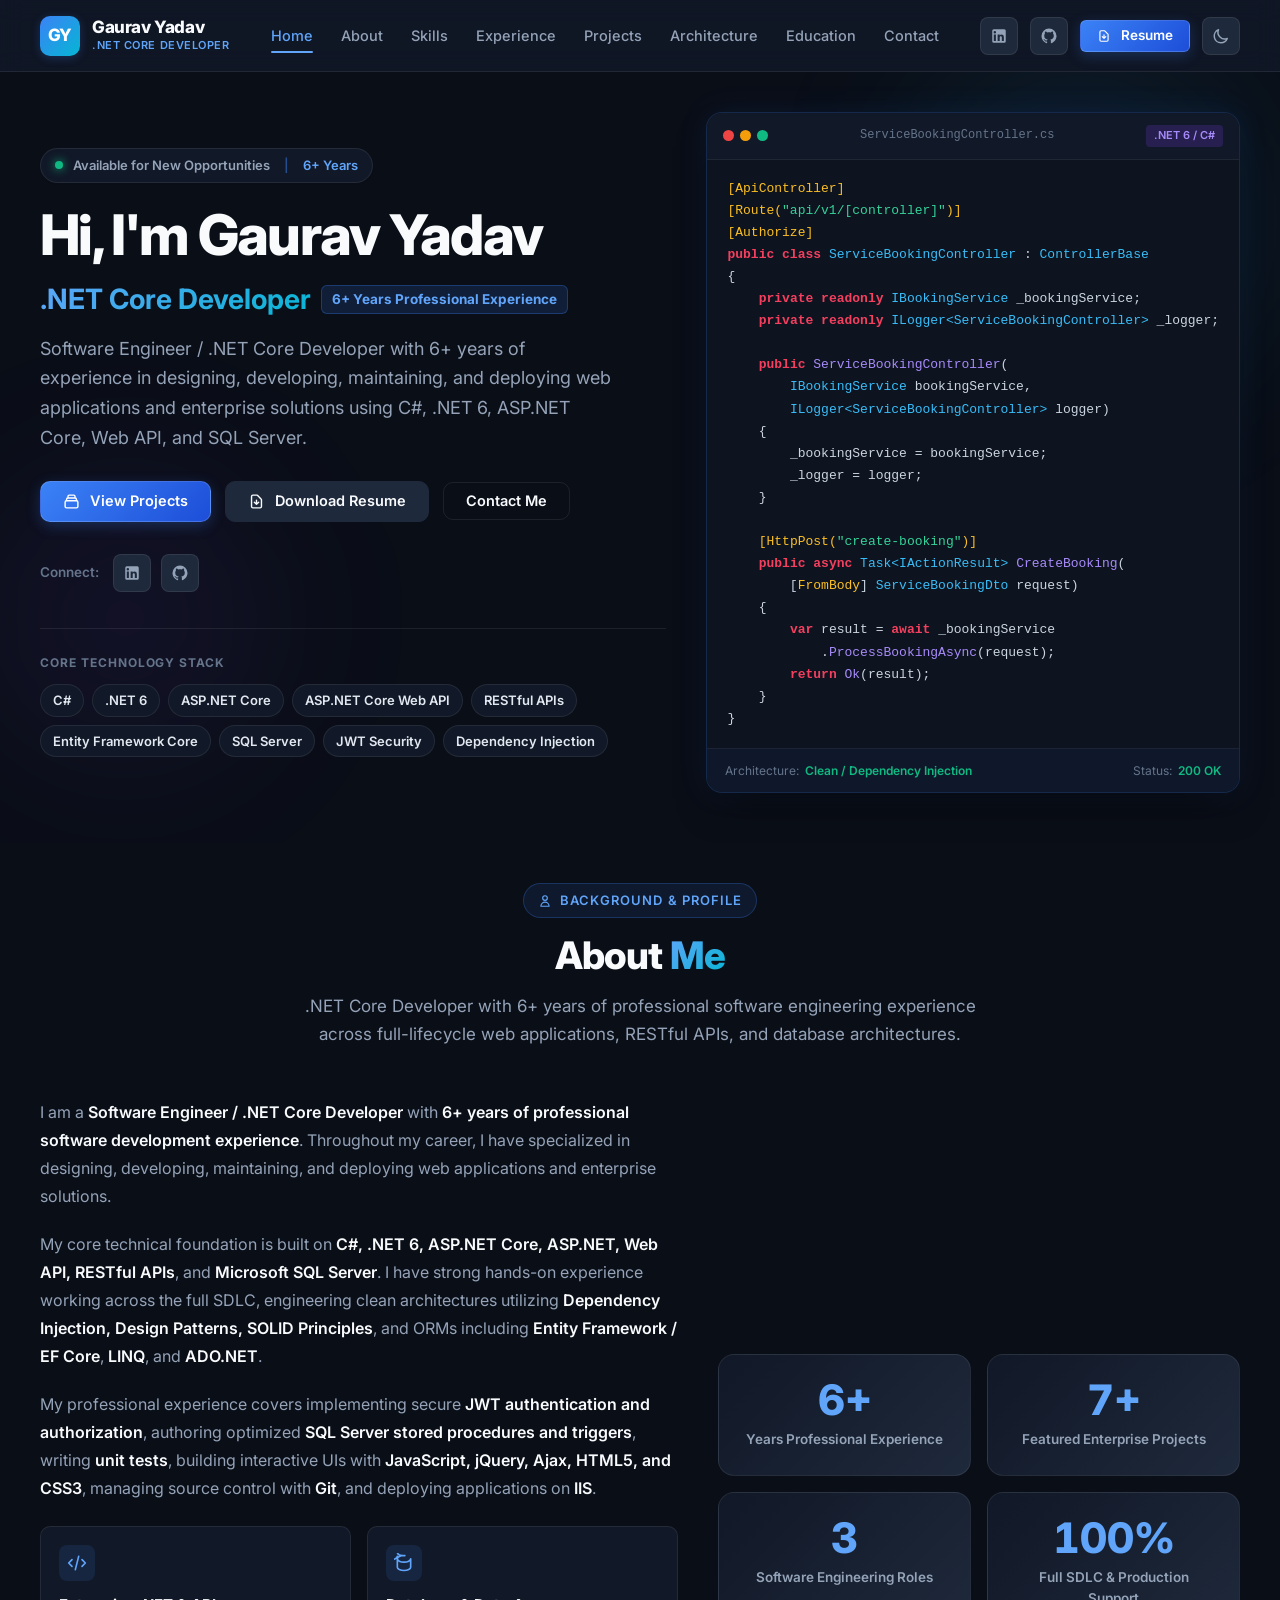
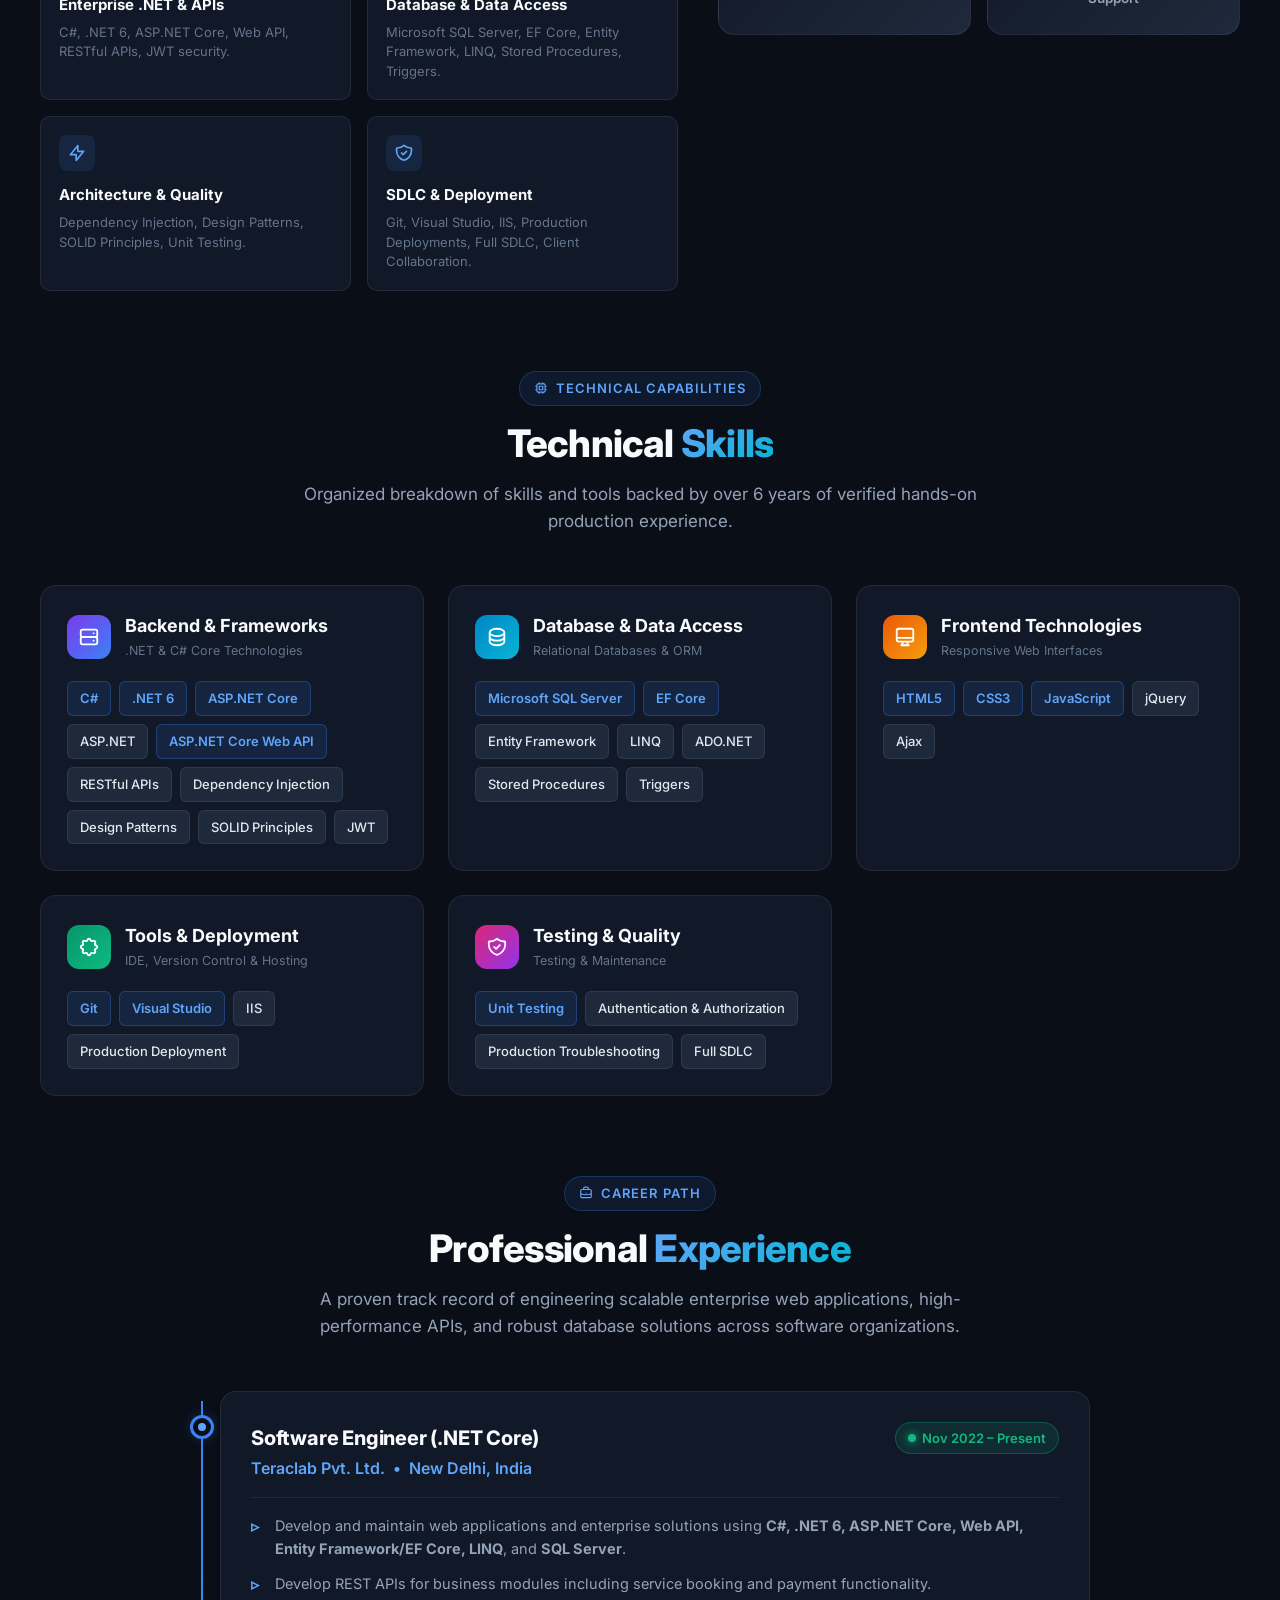
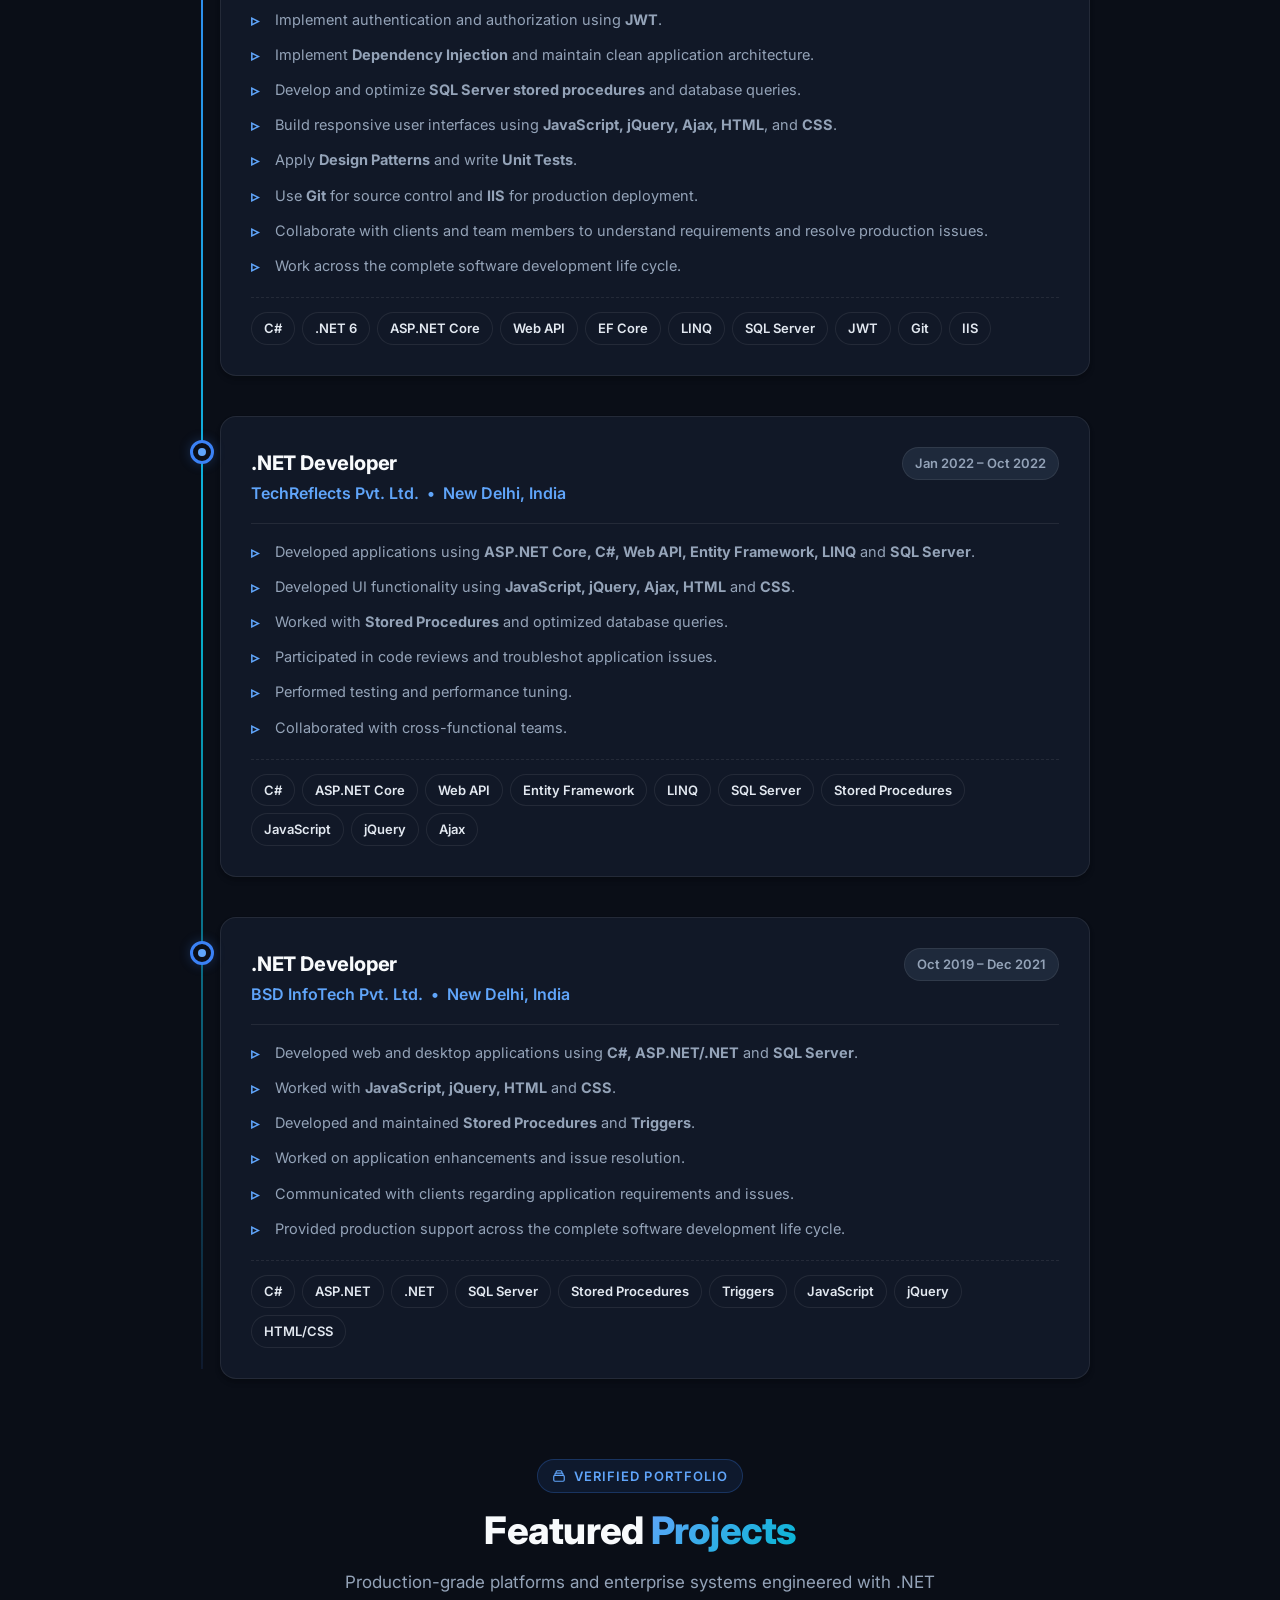
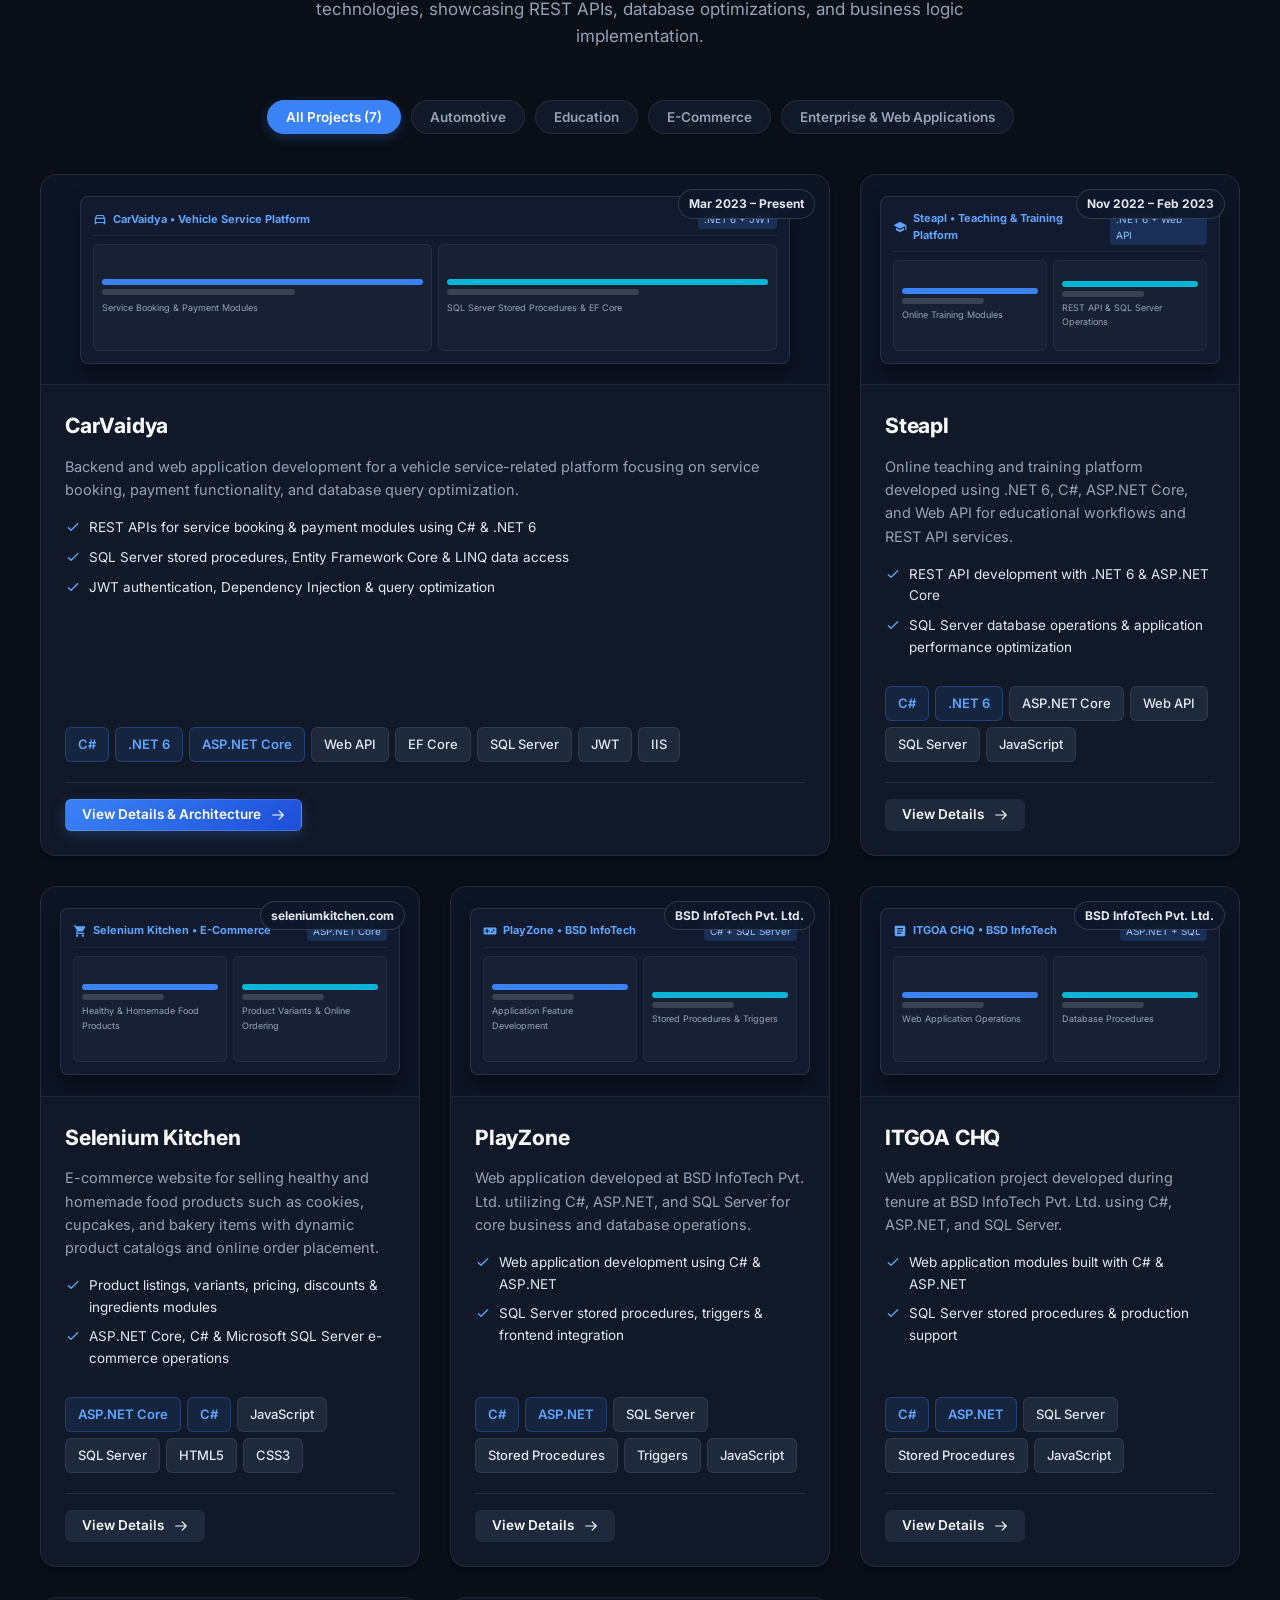
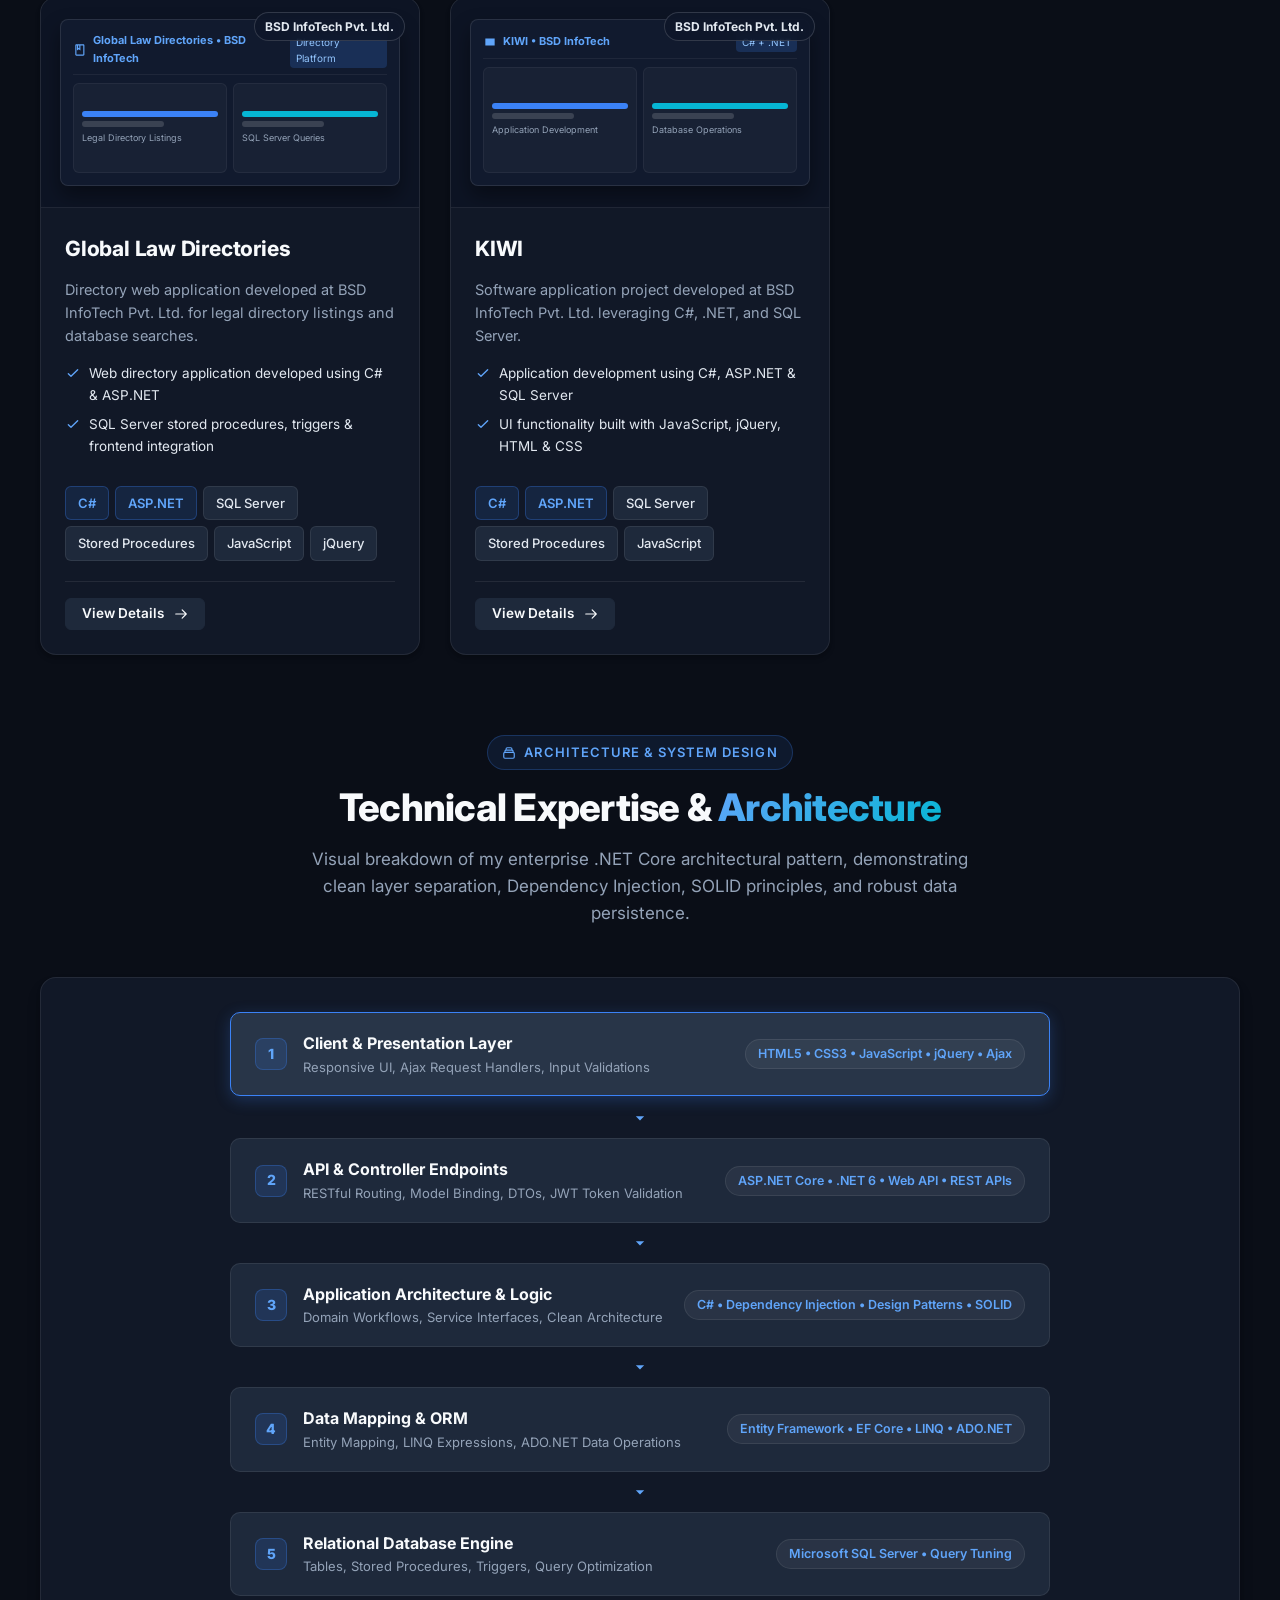
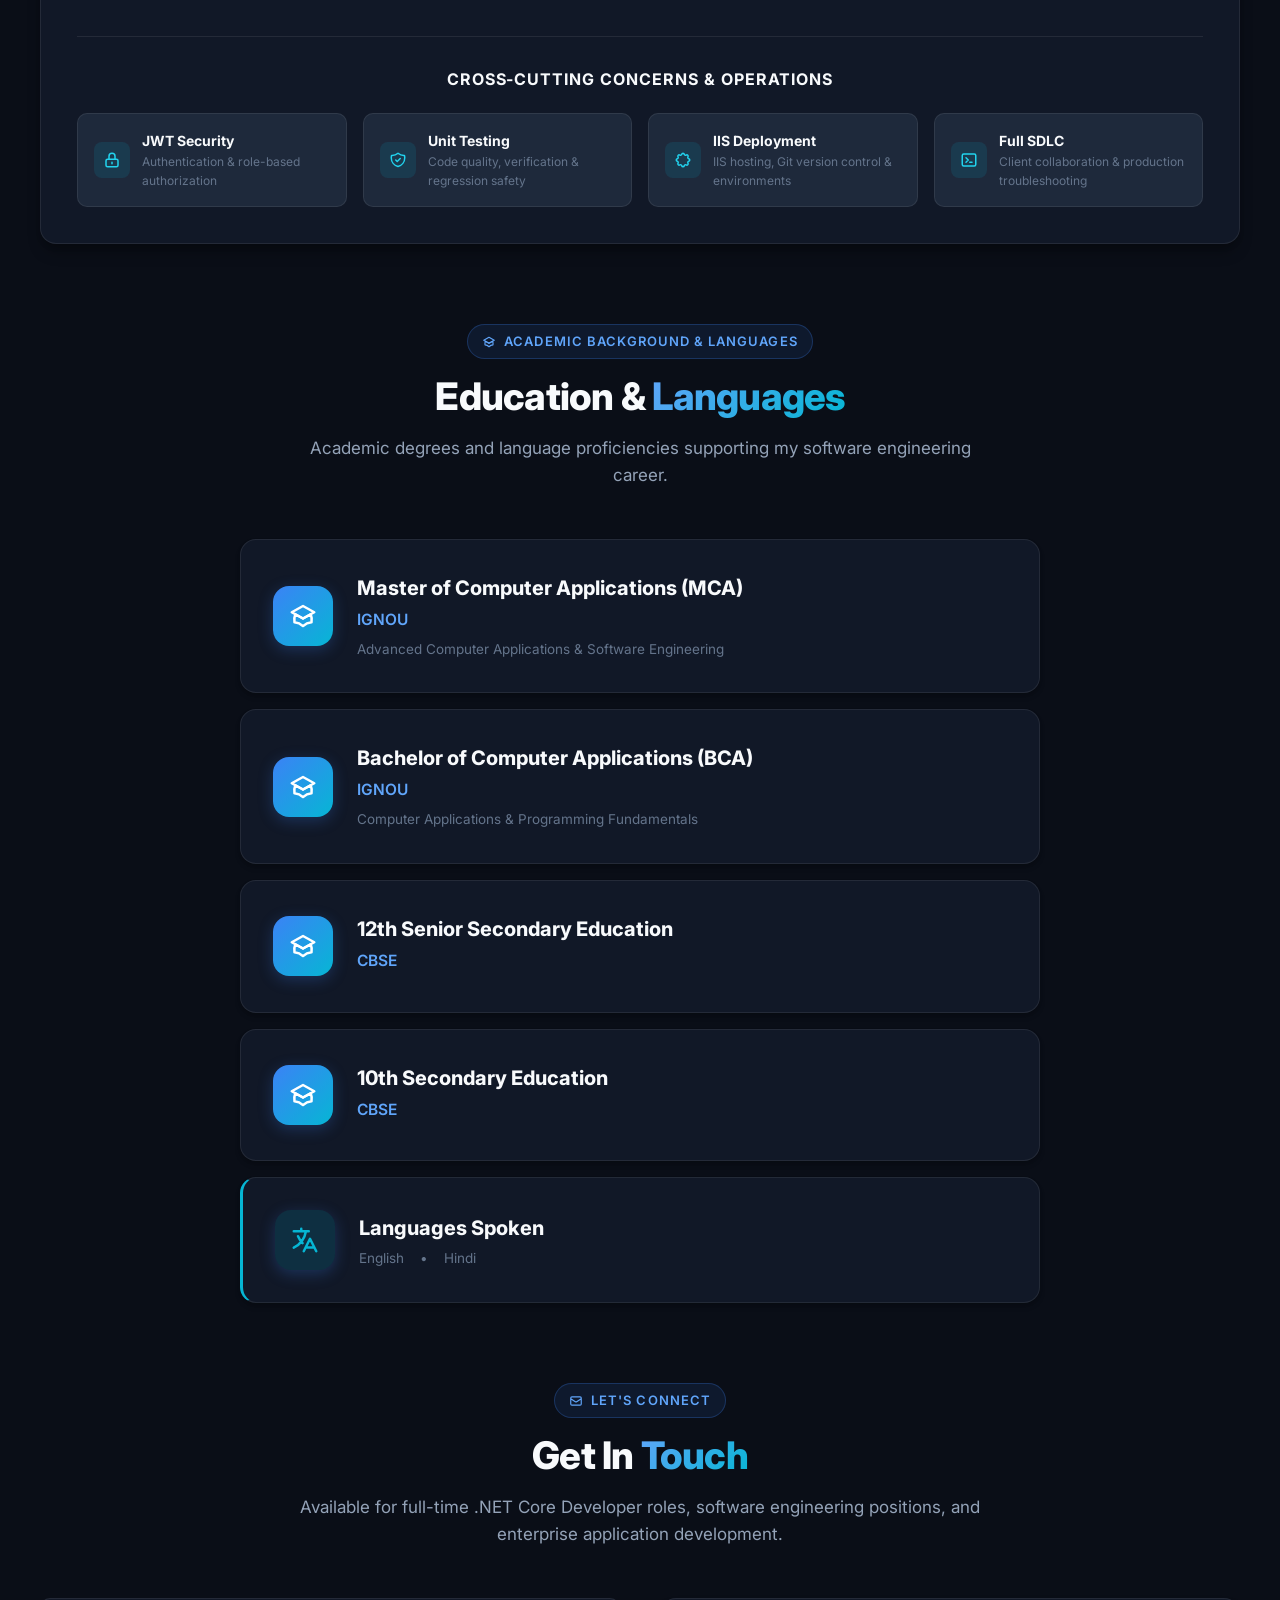
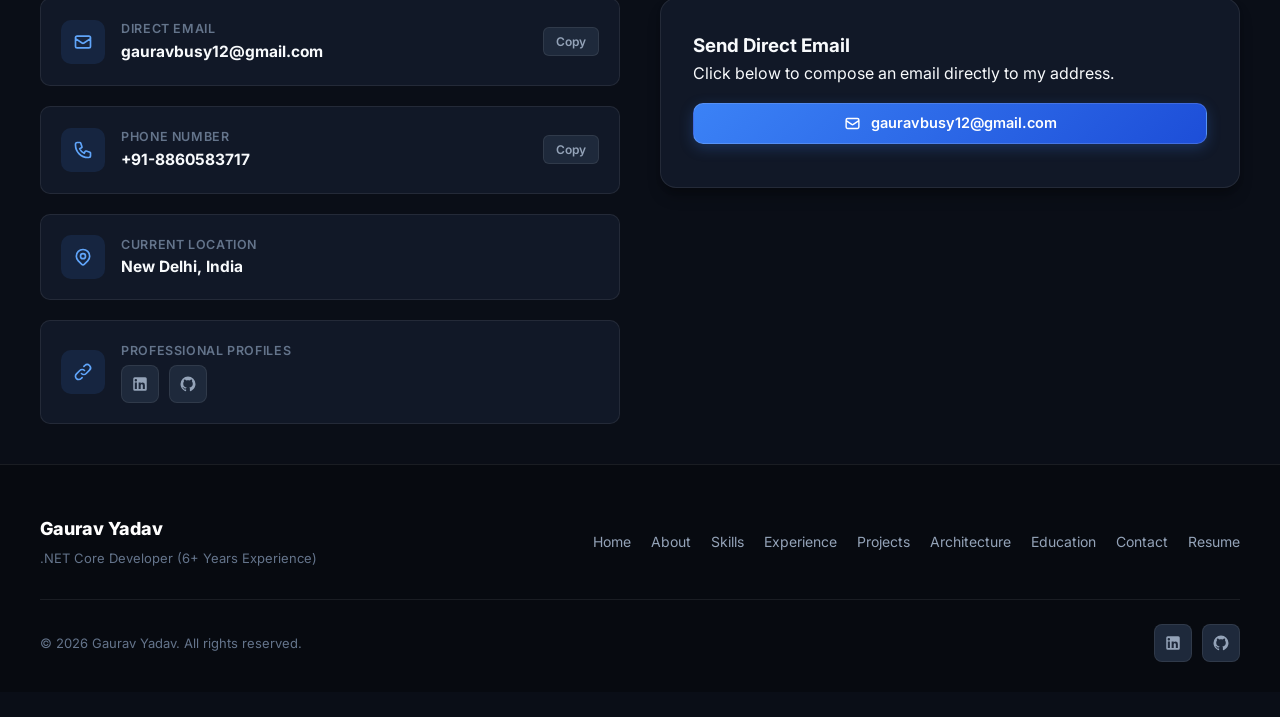
<file: index.html>
<!DOCTYPE html>
<html lang="en">
<head>
    <meta charset="UTF-8" />
    <meta name="viewport" content="width=device-width, initial-scale=1.0" />
    <meta http-equiv="X-UA-Compatible" content="IE=edge" />

    <!-- SEO Metadata -->
    <title>GAURAV YADAV | .NET Core Developer</title>
    <meta name="description" content="Portfolio of Gaurav Yadav - .NET Core Developer with 6+ years of experience in C#, .NET 6, ASP.NET Core, Web API, and SQL Server." />
    <meta name="keywords" content="Gaurav Yadav, .NET Core Developer, .NET Developer, Software Engineer, C#, .NET 6, ASP.NET Core, Web API, SQL Server, Entity Framework Core, JWT, LINQ" />
    <meta name="author" content="Gaurav Yadav" />

    <!-- Open Graph / Social Sharing -->
    <meta property="og:type" content="website" />
    <meta property="og:title" content="GAURAV YADAV | .NET Core Developer" />
    <meta property="og:description" content="Software Engineer / .NET Core Developer with 6+ years of experience building web applications, RESTful APIs, and database solutions." />
    <meta property="og:url" content="https://gaurav-dotnetdev.github.io" />

    <!-- Google Fonts -->
    <link rel="preconnect" href="https://fonts.googleapis.com">
    <link rel="preconnect" href="https://fonts.gstatic.com" crossorigin>
    <link href="https://fonts.googleapis.com/css2?family=Inter:wght@300;400;500;600;700;800&family=JetBrains+Mono:wght@400;500;600&display=swap" rel="stylesheet">

    <!-- Core Stylesheet -->
    <link rel="stylesheet" href="css/styles.css" />
</head>
<body>

    <!-- =========================================================================
         HEADER / NAVIGATION
         ========================================================================= -->
    <header class="site-header" id="site-header">
        <div class="container nav-container">
            <a href="#hero" class="brand-logo" aria-label="Gaurav Yadav Portfolio Homepage">
                <div class="logo-badge">GY</div>
                <div class="logo-text">
                    <span class="logo-title" data-cfg="name">Gaurav Yadav</span>
                    <span class="logo-sub">.NET Core Developer</span>
                </div>
            </a>

            <!-- Desktop Navigation Links -->
            <nav class="nav-menu" aria-label="Main Navigation">
                <a href="#hero" class="nav-link active">Home</a>
                <a href="#about" class="nav-link">About</a>
                <a href="#skills" class="nav-link">Skills</a>
                <a href="#experience" class="nav-link">Experience</a>
                <a href="#projects" class="nav-link">Projects</a>
                <a href="#architecture" class="nav-link">Architecture</a>
                <a href="#education" class="nav-link">Education</a>
                <a href="#contact" class="nav-link">Contact</a>
            </nav>

            <!-- Header Actions & Socials -->
            <div class="nav-actions">
                <!-- LinkedIn Link (Desktop/Tablet Header) -->
                <a href="https://www.linkedin.com/in/gaurav-yadav-783043185/" data-cfg="linkedin-link" target="_blank" rel="noopener noreferrer" class="social-icon-btn header-social-link" aria-label="Gaurav Yadav LinkedIn Profile" title="LinkedIn">
                    <svg viewBox="0 0 24 24"><path d="M19 3a2 2 0 0 1 2 2v14a2 2 0 0 1-2 2H5a2 2 0 0 1-2-2V5a2 2 0 0 1 2-2h14m-.5 15.5v-5.3a3.26 3.26 0 0 0-3.26-3.26c-.85 0-1.84.52-2.28 1.3v-1.11h-2.79v8.37h2.79v-4.93c0-.77.62-1.4 1.39-1.4a1.4 1.4 0 0 1 1.4 1.4v4.93h2.75M6.46 8.76a1.65 1.65 0 1 0-.02-3.3 1.65 1.65 0 0 0 .02 3.3m1.4 9.74v-8.37H5.06v8.37h2.8z" /></svg>
                </a>

                <!-- GitHub Link (Desktop/Tablet Header) -->
                <a href="https://github.com/gaurav-dotnetdev" data-cfg="github-link" target="_blank" rel="noopener noreferrer" class="social-icon-btn header-social-link" aria-label="Gaurav Yadav GitHub Profile" title="GitHub">
                    <svg viewBox="0 0 24 24"><path d="M12 2A10 10 0 0 0 2 12c0 4.42 2.87 8.17 6.84 9.5.5.08.66-.23.66-.5v-1.69c-2.77.6-3.36-1.34-3.36-1.34-.46-1.16-1.11-1.47-1.11-1.47-.91-.62.07-.6.07-.6 1 .07 1.53 1.03 1.53 1.03.87 1.52 2.34 1.07 2.91.83.1-.65.35-1.09.63-1.34-2.22-.25-4.55-1.11-4.55-4.92 0-1.11.38-2 1.03-2.71-.1-.25-.45-1.29.1-2.64 0 0 .84-.27 2.75 1.02.79-.22 1.65-.33 2.5-.33.85 0 1.71.11 2.5.33 1.91-1.29 2.75-1.02 2.75-1.02.55 1.35.2 2.39.1 2.64.65.71 1.03 1.6 1.03 2.71 0 3.82-2.34 4.66-4.57 4.91.36.31.69.92.69 1.85V21c0 .27.16.59.67.5C19.14 20.16 22 16.42 22 12A10 10 0 0 0 12 2z" /></svg>
                </a>

                <!-- Resume CTA Button -->
                <a href="resume.html" data-cfg="resume-view" class="btn btn-primary btn-sm header-resume-btn" title="View / Download Resume">
                    <svg fill="none" stroke="currentColor" viewBox="0 0 24 24"><path stroke-linecap="round" stroke-linejoin="round" stroke-width="2" d="M12 10v6m0 0l-3-3m3 3l3-3m2 8H7a2 2 0 01-2-2V5a2 2 0 012-2h5.586a1 1 0 01.707.293l5.414 5.414a1 1 0 01.293.707V19a2 2 0 01-2 2z" /></svg>
                    <span>Resume</span>
                </a>

                <!-- Theme Toggle -->
                <button class="theme-toggle-btn" aria-label="Toggle Theme" title="Toggle Theme">
                    <svg width="18" height="18" fill="none" stroke="currentColor" viewBox="0 0 24 24"><path stroke-linecap="round" stroke-linejoin="round" stroke-width="2" d="M20.354 15.354A9 9 0 018.646 3.646 9.003 9.003 0 0012 21a9.003 9.003 0 008.354-5.646z" /></svg>
                </button>

                <!-- Mobile Menu Toggle Button -->
                <button class="mobile-nav-toggle" aria-label="Open Navigation Menu" aria-expanded="false">
                    <svg fill="none" stroke="currentColor" viewBox="0 0 24 24"><path stroke-linecap="round" stroke-linejoin="round" stroke-width="2" d="M4 6h16M4 12h16M4 18h16" /></svg>
                </button>
            </div>
        </div>
    </header>

    <!-- Mobile Navigation Drawer -->
    <div class="mobile-nav-backdrop"></div>
    <aside class="mobile-nav-drawer" aria-label="Mobile Navigation">
        <div class="mobile-nav-links">
            <a href="#hero" class="nav-link">Home</a>
            <a href="#about" class="nav-link">About</a>
            <a href="#skills" class="nav-link">Skills</a>
            <a href="#experience" class="nav-link">Experience</a>
            <a href="#projects" class="nav-link">Projects</a>
            <a href="#architecture" class="nav-link">Architecture</a>
            <a href="#education" class="nav-link">Education</a>
            <a href="#contact" class="nav-link">Contact</a>
        </div>

        <div class="mobile-nav-actions">
            <!-- Contact Me Button -->
            <a href="#contact" class="btn btn-primary mobile-menu-btn nav-link">
                <svg fill="none" stroke="currentColor" viewBox="0 0 24 24"><path stroke-linecap="round" stroke-linejoin="round" stroke-width="2" d="M3 8l7.89 5.26a2 2 0 002.22 0L21 8M5 19h14a2 2 0 002-2V7a2 2 0 00-2-2H5a2 2 0 00-2 2v10a2 2 0 002 2z" /></svg>
                <span>Contact Me</span>
            </a>

            <!-- LinkedIn Button with Icon & Label -->
            <a href="https://www.linkedin.com/in/gaurav-yadav-783043185/" data-cfg="linkedin-link" target="_blank" rel="noopener noreferrer" class="btn btn-secondary mobile-menu-btn mobile-social-btn">
                <svg viewBox="0 0 24 24" width="18" height="18" fill="currentColor"><path d="M19 3a2 2 0 0 1 2 2v14a2 2 0 0 1-2 2H5a2 2 0 0 1-2-2V5a2 2 0 0 1 2-2h14m-.5 15.5v-5.3a3.26 3.26 0 0 0-3.26-3.26c-.85 0-1.84.52-2.28 1.3v-1.11h-2.79v8.37h2.79v-4.93c0-.77.62-1.4 1.39-1.4a1.4 1.4 0 0 1 1.4 1.4v4.93h2.75M6.46 8.76a1.65 1.65 0 1 0-.02-3.3 1.65 1.65 0 0 0 .02 3.3m1.4 9.74v-8.37H5.06v8.37h2.8z" /></svg>
                <span>LinkedIn</span>
            </a>

            <!-- GitHub Button with Icon & Label -->
            <a href="https://github.com/gaurav-dotnetdev" data-cfg="github-link" target="_blank" rel="noopener noreferrer" class="btn btn-secondary mobile-menu-btn mobile-social-btn">
                <svg viewBox="0 0 24 24" width="18" height="18" fill="currentColor"><path d="M12 2A10 10 0 0 0 2 12c0 4.42 2.87 8.17 6.84 9.5.5.08.66-.23.66-.5v-1.69c-2.77.6-3.36-1.34-3.36-1.34-.46-1.16-1.11-1.47-1.11-1.47-.91-.62.07-.6.07-.6 1 .07 1.53 1.03 1.53 1.03.87 1.52 2.34 1.07 2.91.83.1-.65.35-1.09.63-1.34-2.22-.25-4.55-1.11-4.55-4.92 0-1.11.38-2 1.03-2.71-.1-.25-.45-1.29.1-2.64 0 0 .84-.27 2.75 1.02.79-.22 1.65-.33 2.5-.33.85 0 1.71.11 2.5.33 1.91-1.29 2.75-1.02 2.75-1.02.55 1.35.2 2.39.1 2.64.65.71 1.03 1.6 1.03 2.71 0 3.82-2.34 4.66-4.57 4.91.36.31.69.92.69 1.85V21c0 .27.16.59.67.5C19.14 20.16 22 16.42 22 12A10 10 0 0 0 12 2z" /></svg>
                <span>GitHub</span>
            </a>
        </div>
    </aside>

    <main>
        <!-- =========================================================================
             1. HERO SECTION
             ========================================================================= -->
        <section class="section hero-section" id="hero">
            <div class="hero-glow-bg"></div>
            <div class="hero-glow-bg-2"></div>

            <div class="container hero-grid">
                <!-- Hero Text Content -->
                <div class="hero-content">
                    <div class="hero-badge-status">
                        <span class="status-dot"></span>
                        <span>Available for New Opportunities</span>
                        <span style="color: var(--border-focus); margin: 0 4px;">|</span>
                        <span style="color: var(--primary-light);" data-cfg="experienceYears">6+ Years Exp.</span>
                    </div>

                    <h1 class="hero-title">
                        Hi, I'm <span data-cfg="name">Gaurav Yadav</span>
                    </h1>

                    <div class="hero-role">
                        <span>.NET Core Developer</span>
                        <span class="exp-tag">6+ Years Professional Experience</span>
                    </div>

                    <p class="hero-description" data-cfg="tagline">
                        Software Engineer / .NET Core Developer with 6+ years of experience in designing, developing, maintaining, and deploying web applications and enterprise solutions using C#, .NET 6, ASP.NET Core, Web API, and SQL Server.
                    </p>

                    <div class="hero-cta-group">
                        <a href="#projects" class="btn btn-primary">
                            <svg fill="none" stroke="currentColor" viewBox="0 0 24 24"><path stroke-linecap="round" stroke-linejoin="round" stroke-width="2" d="M19 11H5m14 0a2 2 0 012 2v6a2 2 0 01-2 2H5a2 2 0 01-2-2v-6a2 2 0 012-2m14 0V9a2 2 0 00-2-2M5 11V9a2 2 0 012-2m0 0V5a2 2 0 012-2h6a2 2 0 012 2v2M7 7h10" /></svg>
                            <span>View Projects</span>
                        </a>

                        <a href="resume.html" data-cfg="resume-view" class="btn btn-secondary">
                            <svg fill="none" stroke="currentColor" viewBox="0 0 24 24"><path stroke-linecap="round" stroke-linejoin="round" stroke-width="2" d="M12 10v6m0 0l-3-3m3 3l3-3m2 8H7a2 2 0 01-2-2V5a2 2 0 012-2h5.586a1 1 0 01.707.293l5.414 5.414a1 1 0 01.293.707V19a2 2 0 01-2 2z" /></svg>
                            <span>Download Resume</span>
                        </a>

                        <a href="#contact" class="btn btn-outline">
                            <span>Contact Me</span>
                        </a>
                    </div>

                    <!-- Social Links in Hero -->
                    <div class="hero-social-strip">
                        <span class="hero-social-label">Connect:</span>
                        <div class="hero-social-links">
                            <a href="https://www.linkedin.com/in/gaurav-yadav-783043185/" data-cfg="linkedin-link" target="_blank" rel="noopener noreferrer" class="social-icon-btn" aria-label="LinkedIn Profile">
                                <svg viewBox="0 0 24 24"><path d="M19 3a2 2 0 0 1 2 2v14a2 2 0 0 1-2 2H5a2 2 0 0 1-2-2V5a2 2 0 0 1 2-2h14m-.5 15.5v-5.3a3.26 3.26 0 0 0-3.26-3.26c-.85 0-1.84.52-2.28 1.3v-1.11h-2.79v8.37h2.79v-4.93c0-.77.62-1.4 1.39-1.4a1.4 1.4 0 0 1 1.4 1.4v4.93h2.75M6.46 8.76a1.65 1.65 0 1 0-.02-3.3 1.65 1.65 0 0 0 .02 3.3m1.4 9.74v-8.37H5.06v8.37h2.8z" /></svg>
                            </a>
                            <a href="https://github.com/gaurav-dotnetdev" data-cfg="github-link" target="_blank" rel="noopener noreferrer" class="social-icon-btn" aria-label="GitHub Profile">
                                <svg viewBox="0 0 24 24"><path d="M12 2A10 10 0 0 0 2 12c0 4.42 2.87 8.17 6.84 9.5.5.08.66-.23.66-.5v-1.69c-2.77.6-3.36-1.34-3.36-1.34-.46-1.16-1.11-1.47-1.11-1.47-.91-.62.07-.6.07-.6 1 .07 1.53 1.03 1.53 1.03.87 1.52 2.34 1.07 2.91.83.1-.65.35-1.09.63-1.34-2.22-.25-4.55-1.11-4.55-4.92 0-1.11.38-2 1.03-2.71-.1-.25-.45-1.29.1-2.64 0 0 .84-.27 2.75 1.02.79-.22 1.65-.33 2.5-.33.85 0 1.71.11 2.5.33 1.91-1.29 2.75-1.02 2.75-1.02.55 1.35.2 2.39.1 2.64.65.71 1.03 1.6 1.03 2.71 0 3.82-2.34 4.66-4.57 4.91.36.31.69.92.69 1.85V21c0 .27.16.59.67.5C19.14 20.16 22 16.42 22 12A10 10 0 0 0 12 2z" /></svg>
                            </a>
                        </div>
                    </div>

                    <!-- Hero Tech Strip -->
                    <div class="hero-tech-strip">
                        <div class="tech-strip-title">Core Technology Stack</div>
                        <div class="tech-pills-list">
                            <span class="tech-pill">C#</span>
                            <span class="tech-pill">.NET 6</span>
                            <span class="tech-pill">ASP.NET Core</span>
                            <span class="tech-pill">ASP.NET Core Web API</span>
                            <span class="tech-pill">RESTful APIs</span>
                            <span class="tech-pill">Entity Framework Core</span>
                            <span class="tech-pill">SQL Server</span>
                            <span class="tech-pill">JWT Security</span>
                            <span class="tech-pill">Dependency Injection</span>
                        </div>
                    </div>
                </div>

                <!-- Hero Visual (Interactive C# Controller Card) -->
                <div class="hero-visual">
                    <div class="code-window-card">
                        <div class="window-header">
                            <div class="window-dots">
                                <span class="dot dot-red"></span>
                                <span class="dot dot-yellow"></span>
                                <span class="dot dot-green"></span>
                            </div>
                            <div class="window-title">ServiceBookingController.cs</div>
                            <div class="window-badge">.NET 6 / C#</div>
                        </div>
                        <pre class="code-body"><code><span class="code-attr">[ApiController]</span>
<span class="code-attr">[Route(<span class="code-string">"api/v1/[controller]"</span>)]</span>
<span class="code-attr">[Authorize]</span>
<span class="code-keyword">public class</span> <span class="code-type">ServiceBookingController</span> : <span class="code-type">ControllerBase</span>
{
    <span class="code-keyword">private readonly</span> <span class="code-type">IBookingService</span> <span class="code-variable">_bookingService</span>;
    <span class="code-keyword">private readonly</span> <span class="code-type">ILogger&lt;ServiceBookingController&gt;</span> <span class="code-variable">_logger</span>;

    <span class="code-keyword">public</span> <span class="code-method">ServiceBookingController</span>(
        <span class="code-type">IBookingService</span> bookingService,
        <span class="code-type">ILogger&lt;ServiceBookingController&gt;</span> logger)
    {
        <span class="code-variable">_bookingService</span> = bookingService;
        <span class="code-variable">_logger</span> = logger;
    }

    <span class="code-attr">[HttpPost(<span class="code-string">"create-booking"</span>)]</span>
    <span class="code-keyword">public async</span> <span class="code-type">Task&lt;IActionResult&gt;</span> <span class="code-method">CreateBooking</span>(
        [<span class="code-attr">FromBody</span>] <span class="code-type">ServiceBookingDto</span> request)
    {
        <span class="code-keyword">var</span> result = <span class="code-keyword">await</span> <span class="code-variable">_bookingService</span>
            .<span class="code-method">ProcessBookingAsync</span>(request);
        <span class="code-keyword">return</span> <span class="code-method">Ok</span>(result);
    }
}</code></pre>
                        <div class="window-footer">
                            <div class="footer-stat">
                                <span>Architecture:</span>
                                <span class="stat-val">Clean / Dependency Injection</span>
                            </div>
                            <div class="footer-stat">
                                <span>Status:</span>
                                <span class="stat-val">200 OK</span>
                            </div>
                        </div>
                    </div>
                </div>
            </div>
        </section>

        <!-- =========================================================================
             2. ABOUT ME SECTION
             ========================================================================= -->
        <section class="section" id="about">
            <div class="container">
                <div class="section-header-center">
                    <div class="section-tag">
                        <svg fill="none" stroke="currentColor" viewBox="0 0 24 24"><path stroke-linecap="round" stroke-linejoin="round" stroke-width="2" d="M16 7a4 4 0 11-8 0 4 4 0 018 0zM12 14a7 7 0 00-7 7h14a7 7 0 00-7-7z" /></svg>
                        <span>Background &amp; Profile</span>
                    </div>
                    <h2 class="section-title">About <span>Me</span></h2>
                    <p class="section-desc">
                        .NET Core Developer with 6+ years of professional software engineering experience across full-lifecycle web applications, RESTful APIs, and database architectures.
                    </p>
                </div>

                <div class="about-grid">
                    <!-- Text Bio -->
                    <div class="about-text-content">
                        <p>
                            I am a <strong>Software Engineer / .NET Core Developer</strong> with <strong>6+ years of professional software development experience</strong>. Throughout my career, I have specialized in designing, developing, maintaining, and deploying web applications and enterprise solutions.
                        </p>
                        <p>
                            My core technical foundation is built on <strong>C#, .NET 6, ASP.NET Core, ASP.NET, Web API, RESTful APIs</strong>, and <strong>Microsoft SQL Server</strong>. I have strong hands-on experience working across the full SDLC, engineering clean architectures utilizing <strong>Dependency Injection, Design Patterns, SOLID Principles</strong>, and ORMs including <strong>Entity Framework / EF Core</strong>, <strong>LINQ</strong>, and <strong>ADO.NET</strong>.
                        </p>
                        <p>
                            My professional experience covers implementing secure <strong>JWT authentication and authorization</strong>, authoring optimized <strong>SQL Server stored procedures and triggers</strong>, writing <strong>unit tests</strong>, building interactive UIs with <strong>JavaScript, jQuery, Ajax, HTML5, and CSS3</strong>, managing source control with <strong>Git</strong>, and deploying applications on <strong>IIS</strong>.
                        </p>

                        <div class="about-highlights-grid">
                            <div class="about-card">
                                <div class="about-card-icon">
                                    <svg fill="none" stroke="currentColor" viewBox="0 0 24 24"><path stroke-linecap="round" stroke-linejoin="round" stroke-width="2" d="M10 20l4-16m4 4l4 4-4 4M6 16l-4-4 4-4" /></svg>
                                </div>
                                <div class="about-card-title">Enterprise .NET &amp; APIs</div>
                                <div class="about-card-desc">C#, .NET 6, ASP.NET Core, Web API, RESTful APIs, JWT security.</div>
                            </div>

                            <div class="about-card">
                                <div class="about-card-icon">
                                    <svg fill="none" stroke="currentColor" viewBox="0 0 24 24"><path stroke-linecap="round" stroke-linejoin="round" stroke-width="2" d="M4 7v10c0 2.21 3.582 4 8 4s8-1.79 8-4V7M4 7c0 2.21 3.582 4 8 4s8-1.79 8-4M4 7c0-2.21 3.582-4 8-4s-8 1.79-8-4m0 5c0 2.21-3.582 4-8 4s-8-1.79-8-4" /></svg>
                                </div>
                                <div class="about-card-title">Database &amp; Data Access</div>
                                <div class="about-card-desc">Microsoft SQL Server, EF Core, Entity Framework, LINQ, Stored Procedures, Triggers.</div>
                            </div>

                            <div class="about-card">
                                <div class="about-card-icon">
                                    <svg fill="none" stroke="currentColor" viewBox="0 0 24 24"><path stroke-linecap="round" stroke-linejoin="round" stroke-width="2" d="M13 10V3L4 14h7v7l9-11h-7z" /></svg>
                                </div>
                                <div class="about-card-title">Architecture &amp; Quality</div>
                                <div class="about-card-desc">Dependency Injection, Design Patterns, SOLID Principles, Unit Testing.</div>
                            </div>

                            <div class="about-card">
                                <div class="about-card-icon">
                                    <svg fill="none" stroke="currentColor" viewBox="0 0 24 24"><path stroke-linecap="round" stroke-linejoin="round" stroke-width="2" d="M9 12l2 2 4-4m5.618-4.016A11.955 11.955 0 0112 2.944a11.955 11.955 0 01-8.618 3.04A12.02 12.02 0 003 9c0 5.591 3.824 10.29 9 11.622 5.176-1.332 9-6.03 9-11.622 0-1.042-.133-2.052-.382-3.016z" /></svg>
                                </div>
                                <div class="about-card-title">SDLC &amp; Deployment</div>
                                <div class="about-card-desc">Git, Visual Studio, IIS, Production Deployments, Full SDLC, Client Collaboration.</div>
                            </div>
                        </div>
                    </div>

                    <!-- Quick Metrics & Experience Stats -->
                    <div class="about-stats-panel">
                        <div class="stat-box">
                            <div class="stat-number">6+</div>
                            <div class="stat-label">Years Professional Experience</div>
                        </div>
                        <div class="stat-box">
                            <div class="stat-number">7+</div>
                            <div class="stat-label">Featured Enterprise Projects</div>
                        </div>
                        <div class="stat-box">
                            <div class="stat-number">3</div>
                            <div class="stat-label">Software Engineering Roles</div>
                        </div>
                        <div class="stat-box">
                            <div class="stat-number">100%</div>
                            <div class="stat-label">Full SDLC &amp; Production Support</div>
                        </div>
                    </div>
                </div>
            </div>
        </section>

        <!-- =========================================================================
             3. TECHNICAL SKILLS SECTION
             ========================================================================= -->
        <section class="section" id="skills">
            <div class="container">
                <div class="section-header-center">
                    <div class="section-tag">
                        <svg fill="none" stroke="currentColor" viewBox="0 0 24 24"><path stroke-linecap="round" stroke-linejoin="round" stroke-width="2" d="M9 3v2m6-2v2M9 19v2m6-2v2M5 9H3m2 6H3m18-6h-2m2 6h-2M7 19h10a2 2 0 002-2V7a2 2 0 00-2-2H7a2 2 0 00-2 2v10a2 2 0 002 2zM9 9h6v6H9V9z" /></svg>
                        <span>Technical Capabilities</span>
                    </div>
                    <h2 class="section-title">Technical <span>Skills</span></h2>
                    <p class="section-desc">
                        Organized breakdown of skills and tools backed by over 6 years of verified hands-on production experience.
                    </p>
                </div>

                <div class="skills-container-grid">
                    <!-- 1. Backend -->
                    <div class="skill-box-card">
                        <div class="skill-box-header">
                            <div class="skill-category-icon backend">
                                <svg fill="none" stroke="currentColor" viewBox="0 0 24 24"><path stroke-linecap="round" stroke-linejoin="round" stroke-width="2" d="M5 12h14M5 12a2 2 0 01-2-2V6a2 2 0 012-2h14a2 2 0 012 2v4a2 2 0 01-2 2M5 12a2 2 0 00-2 2v4a2 2 0 002 2h14a2 2 0 002-2v-4a2 2 0 00-2-2m-2-4h.01M17 16h.01" /></svg>
                            </div>
                            <div>
                                <div class="skill-box-name">Backend &amp; Frameworks</div>
                                <div class="skill-box-sub">.NET &amp; C# Core Technologies</div>
                            </div>
                        </div>
                        <div class="skill-tags-wrapper">
                            <span class="skill-badge primary-skill">C#</span>
                            <span class="skill-badge primary-skill">.NET 6</span>
                            <span class="skill-badge primary-skill">ASP.NET Core</span>
                            <span class="skill-badge">ASP.NET</span>
                            <span class="skill-badge primary-skill">ASP.NET Core Web API</span>
                            <span class="skill-badge">RESTful APIs</span>
                            <span class="skill-badge">Dependency Injection</span>
                            <span class="skill-badge">Design Patterns</span>
                            <span class="skill-badge">SOLID Principles</span>
                            <span class="skill-badge">JWT</span>
                        </div>
                    </div>

                    <!-- 2. Database -->
                    <div class="skill-box-card">
                        <div class="skill-box-header">
                            <div class="skill-category-icon database">
                                <svg fill="none" stroke="currentColor" viewBox="0 0 24 24"><path stroke-linecap="round" stroke-linejoin="round" stroke-width="2" d="M4 7v10c0 2.21 3.582 4 8 4s8-1.79 8-4V7M4 7c0 2.21 3.582 4 8 4s8-1.79 8-4M4 7c0-2.21 3.582-4 8-4s8 1.79 8 4m0 5c0 2.21-3.582 4-8 4s-8-1.79-8-4" /></svg>
                            </div>
                            <div>
                                <div class="skill-box-name">Database &amp; Data Access</div>
                                <div class="skill-box-sub">Relational Databases &amp; ORM</div>
                            </div>
                        </div>
                        <div class="skill-tags-wrapper">
                            <span class="skill-badge primary-skill">Microsoft SQL Server</span>
                            <span class="skill-badge primary-skill">EF Core</span>
                            <span class="skill-badge">Entity Framework</span>
                            <span class="skill-badge">LINQ</span>
                            <span class="skill-badge">ADO.NET</span>
                            <span class="skill-badge">Stored Procedures</span>
                            <span class="skill-badge">Triggers</span>
                        </div>
                    </div>

                    <!-- 3. Frontend -->
                    <div class="skill-box-card">
                        <div class="skill-box-header">
                            <div class="skill-category-icon frontend">
                                <svg fill="none" stroke="currentColor" viewBox="0 0 24 24"><path stroke-linecap="round" stroke-linejoin="round" stroke-width="2" d="M9.75 17L9 20l-1 1h8l-1-1-.75-3M3 13h18M5 17h14a2 2 0 002-2V5a2 2 0 00-2-2H5a2 2 0 00-2 2v10a2 2 0 002 2z" /></svg>
                            </div>
                            <div>
                                <div class="skill-box-name">Frontend Technologies</div>
                                <div class="skill-box-sub">Responsive Web Interfaces</div>
                            </div>
                        </div>
                        <div class="skill-tags-wrapper">
                            <span class="skill-badge primary-skill">HTML5</span>
                            <span class="skill-badge primary-skill">CSS3</span>
                            <span class="skill-badge primary-skill">JavaScript</span>
                            <span class="skill-badge">jQuery</span>
                            <span class="skill-badge">Ajax</span>
                        </div>
                    </div>

                    <!-- 4. Tools & Deployment -->
                    <div class="skill-box-card">
                        <div class="skill-box-header">
                            <div class="skill-category-icon tools">
                                <svg fill="none" stroke="currentColor" viewBox="0 0 24 24"><path stroke-linecap="round" stroke-linejoin="round" stroke-width="2" d="M10.325 4.317c.426-1.756 2.924-1.756 3.35 0a1.724 1.724 0 002.573 1.066c1.543-.94 3.31.826 2.37 2.37a1.724 1.724 0 001.065 2.572c1.756.426 1.756 2.924 0 3.35a1.724 1.724 0 00-1.066 2.573c.94 1.543-.826 3.31-2.37 2.37a1.724 1.724 0 00-2.572 1.065c-.426 1.756-2.924 1.756-3.35 0a1.724 1.724 0 00-2.573-1.066c-1.543.94-3.31-.826-2.37-2.37a1.724 1.724 0 00-1.065-2.572c-1.756-.426-1.756-2.924 0-3.35a1.724 1.724 0 001.066-2.573c-.94-1.543.826-3.31 2.37-2.37.996.608 2.296.07 2.572-1.065z" /></svg>
                            </div>
                            <div>
                                <div class="skill-box-name">Tools &amp; Deployment</div>
                                <div class="skill-box-sub">IDE, Version Control &amp; Hosting</div>
                            </div>
                        </div>
                        <div class="skill-tags-wrapper">
                            <span class="skill-badge primary-skill">Git</span>
                            <span class="skill-badge primary-skill">Visual Studio</span>
                            <span class="skill-badge">IIS</span>
                            <span class="skill-badge">Production Deployment</span>
                        </div>
                    </div>

                    <!-- 5. Testing & Quality -->
                    <div class="skill-box-card">
                        <div class="skill-box-header">
                            <div class="skill-category-icon integration">
                                <svg fill="none" stroke="currentColor" viewBox="0 0 24 24"><path stroke-linecap="round" stroke-linejoin="round" stroke-width="2" d="M9 12l2 2 4-4m5.618-4.016A11.955 11.955 0 0112 2.944a11.955 11.955 0 01-8.618 3.04A12.02 12.02 0 003 9c0 5.591 3.824 10.29 9 11.622 5.176-1.332 9-6.03 9-11.622 0-1.042-.133-2.052-.382-3.016z" /></svg>
                            </div>
                            <div>
                                <div class="skill-box-name">Testing &amp; Quality</div>
                                <div class="skill-box-sub">Testing &amp; Maintenance</div>
                            </div>
                        </div>
                        <div class="skill-tags-wrapper">
                            <span class="skill-badge primary-skill">Unit Testing</span>
                            <span class="skill-badge">Authentication &amp; Authorization</span>
                            <span class="skill-badge">Production Troubleshooting</span>
                            <span class="skill-badge">Full SDLC</span>
                        </div>
                    </div>
                </div>
            </div>
        </section>

        <!-- =========================================================================
             4. PROFESSIONAL EXPERIENCE SECTION
             ========================================================================= -->
        <section class="section" id="experience">
            <div class="container">
                <div class="section-header-center">
                    <div class="section-tag">
                        <svg fill="none" stroke="currentColor" viewBox="0 0 24 24"><path stroke-linecap="round" stroke-linejoin="round" stroke-width="2" d="M21 13.255A23.931 23.931 0 0112 15c-3.183 0-6.22-.62-9-1.745M16 6V4a2 2 0 00-2-2h-4a2 2 0 00-2 2v2m4 6h.01M5 20h14a2 2 0 002-2V8a2 2 0 00-2-2H5a2 2 0 00-2 2v10a2 2 0 002 2z" /></svg>
                        <span>Career Path</span>
                    </div>
                    <h2 class="section-title">Professional <span>Experience</span></h2>
                    <p class="section-desc">
                        A proven track record of engineering scalable enterprise web applications, high-performance APIs, and robust database solutions across software organizations.
                    </p>
                </div>

                <div class="experience-timeline">
                    <!-- Experience 1: Teraclab Pvt. Ltd. -->
                    <div class="timeline-item">
                        <div class="timeline-marker"></div>
                        <div class="timeline-card">
                            <div class="timeline-header">
                                <div class="timeline-role-info">
                                    <h3>Software Engineer (.NET Core)</h3>
                                    <div class="timeline-company">
                                        <span>Teraclab Pvt. Ltd.</span> &bull; <span>New Delhi, India</span>
                                    </div>
                                </div>
                                <div class="timeline-date-chip current">
                                    <span class="status-dot"></span>
                                    <span>Nov 2022 &ndash; Present</span>
                                </div>
                            </div>

                            <ul class="timeline-bullets">
                                <li>Develop and maintain web applications and enterprise solutions using <strong>C#, .NET 6, ASP.NET Core, Web API, Entity Framework/EF Core, LINQ</strong>, and <strong>SQL Server</strong>.</li>
                                <li>Develop REST APIs for business modules including service booking and payment functionality.</li>
                                <li>Implement authentication and authorization using <strong>JWT</strong>.</li>
                                <li>Implement <strong>Dependency Injection</strong> and maintain clean application architecture.</li>
                                <li>Develop and optimize <strong>SQL Server stored procedures</strong> and database queries.</li>
                                <li>Build responsive user interfaces using <strong>JavaScript, jQuery, Ajax, HTML</strong>, and <strong>CSS</strong>.</li>
                                <li>Apply <strong>Design Patterns</strong> and write <strong>Unit Tests</strong>.</li>
                                <li>Use <strong>Git</strong> for source control and <strong>IIS</strong> for production deployment.</li>
                                <li>Collaborate with clients and team members to understand requirements and resolve production issues.</li>
                                <li>Work across the complete software development life cycle.</li>
                            </ul>

                            <div class="timeline-tech-tags">
                                <span class="tech-pill">C#</span>
                                <span class="tech-pill">.NET 6</span>
                                <span class="tech-pill">ASP.NET Core</span>
                                <span class="tech-pill">Web API</span>
                                <span class="tech-pill">EF Core</span>
                                <span class="tech-pill">LINQ</span>
                                <span class="tech-pill">SQL Server</span>
                                <span class="tech-pill">JWT</span>
                                <span class="tech-pill">Git</span>
                                <span class="tech-pill">IIS</span>
                            </div>
                        </div>
                    </div>

                    <!-- Experience 2: TechReflects Pvt. Ltd. -->
                    <div class="timeline-item">
                        <div class="timeline-marker"></div>
                        <div class="timeline-card">
                            <div class="timeline-header">
                                <div class="timeline-role-info">
                                    <h3>.NET Developer</h3>
                                    <div class="timeline-company">
                                        <span>TechReflects Pvt. Ltd.</span> &bull; <span>New Delhi, India</span>
                                    </div>
                                </div>
                                <div class="timeline-date-chip">
                                    <span>Jan 2022 &ndash; Oct 2022</span>
                                </div>
                            </div>

                            <ul class="timeline-bullets">
                                <li>Developed applications using <strong>ASP.NET Core, C#, Web API, Entity Framework, LINQ</strong> and <strong>SQL Server</strong>.</li>
                                <li>Developed UI functionality using <strong>JavaScript, jQuery, Ajax, HTML</strong> and <strong>CSS</strong>.</li>
                                <li>Worked with <strong>Stored Procedures</strong> and optimized database queries.</li>
                                <li>Participated in code reviews and troubleshot application issues.</li>
                                <li>Performed testing and performance tuning.</li>
                                <li>Collaborated with cross-functional teams.</li>
                            </ul>

                            <div class="timeline-tech-tags">
                                <span class="tech-pill">C#</span>
                                <span class="tech-pill">ASP.NET Core</span>
                                <span class="tech-pill">Web API</span>
                                <span class="tech-pill">Entity Framework</span>
                                <span class="tech-pill">LINQ</span>
                                <span class="tech-pill">SQL Server</span>
                                <span class="tech-pill">Stored Procedures</span>
                                <span class="tech-pill">JavaScript</span>
                                <span class="tech-pill">jQuery</span>
                                <span class="tech-pill">Ajax</span>
                            </div>
                        </div>
                    </div>

                    <!-- Experience 3: BSD InfoTech Pvt. Ltd. -->
                    <div class="timeline-item">
                        <div class="timeline-marker"></div>
                        <div class="timeline-card">
                            <div class="timeline-header">
                                <div class="timeline-role-info">
                                    <h3>.NET Developer</h3>
                                    <div class="timeline-company">
                                        <span>BSD InfoTech Pvt. Ltd.</span> &bull; <span>New Delhi, India</span>
                                    </div>
                                </div>
                                <div class="timeline-date-chip">
                                    <span>Oct 2019 &ndash; Dec 2021</span>
                                </div>
                            </div>

                            <ul class="timeline-bullets">
                                <li>Developed web and desktop applications using <strong>C#, ASP.NET/.NET</strong> and <strong>SQL Server</strong>.</li>
                                <li>Worked with <strong>JavaScript, jQuery, HTML</strong> and <strong>CSS</strong>.</li>
                                <li>Developed and maintained <strong>Stored Procedures</strong> and <strong>Triggers</strong>.</li>
                                <li>Worked on application enhancements and issue resolution.</li>
                                <li>Communicated with clients regarding application requirements and issues.</li>
                                <li>Provided production support across the complete software development life cycle.</li>
                            </ul>

                            <div class="timeline-tech-tags">
                                <span class="tech-pill">C#</span>
                                <span class="tech-pill">ASP.NET</span>
                                <span class="tech-pill">.NET</span>
                                <span class="tech-pill">SQL Server</span>
                                <span class="tech-pill">Stored Procedures</span>
                                <span class="tech-pill">Triggers</span>
                                <span class="tech-pill">JavaScript</span>
                                <span class="tech-pill">jQuery</span>
                                <span class="tech-pill">HTML/CSS</span>
                            </div>
                        </div>
                    </div>
                </div>
            </div>
        </section>

        <!-- =========================================================================
             5. FEATURED PROJECTS SECTION
             ========================================================================= -->
        <section class="section" id="projects">
            <div class="container">
                <div class="section-header-center">
                    <div class="section-tag">
                        <svg fill="none" stroke="currentColor" viewBox="0 0 24 24"><path stroke-linecap="round" stroke-linejoin="round" stroke-width="2" d="M19 11H5m14 0a2 2 0 012 2v6a2 2 0 01-2 2H5a2 2 0 01-2-2v-6a2 2 0 012-2m14 0V9a2 2 0 00-2-2M5 11V9a2 2 0 012-2m0 0V5a2 2 0 012-2h6a2 2 0 012 2v2M7 7h10" /></svg>
                        <span>Verified Portfolio</span>
                    </div>
                    <h2 class="section-title">Featured <span>Projects</span></h2>
                    <p class="section-desc">
                        Production-grade platforms and enterprise systems engineered with .NET technologies, showcasing REST APIs, database optimizations, and business logic implementation.
                    </p>
                </div>

                <!-- Filter Buttons -->
                <div class="project-filters">
                    <button class="filter-btn active" data-filter="all">All Projects (7)</button>
                    <button class="filter-btn" data-filter="Automotive">Automotive</button>
                    <button class="filter-btn" data-filter="Education">Education</button>
                    <button class="filter-btn" data-filter="E-Commerce">E-Commerce</button>
                    <button class="filter-btn" data-filter="Enterprise & Web Applications">Enterprise &amp; Web Applications</button>
                </div>

                <!-- Projects Grid -->
                <div class="projects-grid">

                    <!-- PROJECT 1: CARVAIDYA (PRIMARY PROMINENT) -->
                    <article class="project-card featured-primary" data-category="Automotive">
                        <div class="project-preview">
                            <div class="mockup-ui-canvas">
                                <div class="mockup-ui-top">
                                    <div class="mockup-ui-title">
                                        <svg width="14" height="14" fill="currentColor" viewBox="0 0 24 24"><path d="M18.92 6.01C18.72 5.42 18.16 5 17.5 5h-11c-.66 0-1.21.42-1.42 1.01L3 12v8c0 .55.45 1 1 1h1c.55 0 1-.45 1-1v-1h12v1c0 .55.45 1 1 1h1c.55 0 1-.45 1-1v-8l-2.08-5.99zM6.85 7h10.29l1.04 3H5.81l1.04-3zM19 17H5v-4.66l.12-.34h13.77l.11.34V17z" /></svg>
                                        <span>CarVaidya &bull; Vehicle Service Platform</span>
                                    </div>
                                    <span class="mockup-ui-badge">.NET 6 + JWT</span>
                                </div>
                                <div class="mockup-ui-content">
                                    <div class="mockup-ui-card">
                                        <div class="mockup-ui-line primary"></div>
                                        <div class="mockup-ui-line short"></div>
                                        <div style="font-size: 9px; color: #94a3b8; margin-top: 2px;">Service Booking &amp; Payment Modules</div>
                                    </div>
                                    <div class="mockup-ui-card">
                                        <div class="mockup-ui-line accent"></div>
                                        <div class="mockup-ui-line short"></div>
                                        <div style="font-size: 9px; color: #94a3b8; margin-top: 2px;">SQL Server Stored Procedures &amp; EF Core</div>
                                    </div>
                                </div>
                            </div>
                            <div class="project-duration-badge">Mar 2023 &ndash; Present</div>
                        </div>

                        <div class="project-body">
                            <div class="project-header">
                                <h3 class="project-title">CarVaidya</h3>
                            </div>
                            <p class="project-desc">
                                Backend and web application development for a vehicle service-related platform focusing on service booking, payment functionality, and database query optimization.
                            </p>

                            <div class="project-feature-list">
                                <div class="project-feature-item">
                                    <svg fill="none" stroke="currentColor" viewBox="0 0 24 24"><path stroke-linecap="round" stroke-linejoin="round" stroke-width="2" d="M5 13l4 4L19 7" /></svg>
                                    <span>REST APIs for service booking &amp; payment modules using C# &amp; .NET 6</span>
                                </div>
                                <div class="project-feature-item">
                                    <svg fill="none" stroke="currentColor" viewBox="0 0 24 24"><path stroke-linecap="round" stroke-linejoin="round" stroke-width="2" d="M5 13l4 4L19 7" /></svg>
                                    <span>SQL Server stored procedures, Entity Framework Core &amp; LINQ data access</span>
                                </div>
                                <div class="project-feature-item">
                                    <svg fill="none" stroke="currentColor" viewBox="0 0 24 24"><path stroke-linecap="round" stroke-linejoin="round" stroke-width="2" d="M5 13l4 4L19 7" /></svg>
                                    <span>JWT authentication, Dependency Injection &amp; query optimization</span>
                                </div>
                            </div>

                            <div class="project-tech-pills">
                                <span class="skill-badge primary-skill">C#</span>
                                <span class="skill-badge primary-skill">.NET 6</span>
                                <span class="skill-badge primary-skill">ASP.NET Core</span>
                                <span class="skill-badge">Web API</span>
                                <span class="skill-badge">EF Core</span>
                                <span class="skill-badge">SQL Server</span>
                                <span class="skill-badge">JWT</span>
                                <span class="skill-badge">IIS</span>
                            </div>

                            <div class="project-card-footer">
                                <button class="btn btn-primary btn-sm" data-open-project="carvaidya">
                                    <span>View Details &amp; Architecture</span>
                                    <svg fill="none" stroke="currentColor" viewBox="0 0 24 24"><path stroke-linecap="round" stroke-linejoin="round" stroke-width="2" d="M14 5l7 7m0 0l-7 7m7-7H3" /></svg>
                                </button>
                            </div>
                        </div>
                    </article>

                    <!-- PROJECT 2: STEAPL -->
                    <article class="project-card" data-category="Education">
                        <div class="project-preview">
                            <div class="mockup-ui-canvas">
                                <div class="mockup-ui-top">
                                    <div class="mockup-ui-title">
                                        <svg width="14" height="14" fill="currentColor" viewBox="0 0 24 24"><path d="M5 13.18v4L12 21l7-3.82v-4L12 17l-7-3.82zM12 3L1 9l11 6 9-4.91V17h2V9L12 3z" /></svg>
                                        <span>Steapl &bull; Teaching &amp; Training Platform</span>
                                    </div>
                                    <span class="mockup-ui-badge">.NET 6 + Web API</span>
                                </div>
                                <div class="mockup-ui-content">
                                    <div class="mockup-ui-card">
                                        <div class="mockup-ui-line primary"></div>
                                        <div class="mockup-ui-line short"></div>
                                        <div style="font-size: 9px; color: #94a3b8;">Online Training Modules</div>
                                    </div>
                                    <div class="mockup-ui-card">
                                        <div class="mockup-ui-line accent"></div>
                                        <div class="mockup-ui-line short"></div>
                                        <div style="font-size: 9px; color: #94a3b8;">REST API &amp; SQL Server Operations</div>
                                    </div>
                                </div>
                            </div>
                            <div class="project-duration-badge">Nov 2022 &ndash; Feb 2023</div>
                        </div>

                        <div class="project-body">
                            <div class="project-header">
                                <h3 class="project-title">Steapl</h3>
                            </div>
                            <p class="project-desc">
                                Online teaching and training platform developed using .NET 6, C#, ASP.NET Core, and Web API for educational workflows and REST API services.
                            </p>

                            <div class="project-feature-list">
                                <div class="project-feature-item">
                                    <svg fill="none" stroke="currentColor" viewBox="0 0 24 24"><path stroke-linecap="round" stroke-linejoin="round" stroke-width="2" d="M5 13l4 4L19 7" /></svg>
                                    <span>REST API development with .NET 6 &amp; ASP.NET Core</span>
                                </div>
                                <div class="project-feature-item">
                                    <svg fill="none" stroke="currentColor" viewBox="0 0 24 24"><path stroke-linecap="round" stroke-linejoin="round" stroke-width="2" d="M5 13l4 4L19 7" /></svg>
                                    <span>SQL Server database operations &amp; application performance optimization</span>
                                </div>
                            </div>

                            <div class="project-tech-pills">
                                <span class="skill-badge primary-skill">C#</span>
                                <span class="skill-badge primary-skill">.NET 6</span>
                                <span class="skill-badge">ASP.NET Core</span>
                                <span class="skill-badge">Web API</span>
                                <span class="skill-badge">SQL Server</span>
                                <span class="skill-badge">JavaScript</span>
                            </div>

                            <div class="project-card-footer">
                                <button class="btn btn-secondary btn-sm" data-open-project="steapl">
                                    <span>View Details</span>
                                    <svg fill="none" stroke="currentColor" viewBox="0 0 24 24"><path stroke-linecap="round" stroke-linejoin="round" stroke-width="2" d="M14 5l7 7m0 0l-7 7m7-7H3" /></svg>
                                </button>
                            </div>
                        </div>
                    </article>

                    <!-- PROJECT 3: SELENIUM KITCHEN -->
                    <article class="project-card" data-category="E-Commerce">
                        <div class="project-preview">
                            <div class="mockup-ui-canvas">
                                <div class="mockup-ui-top">
                                    <div class="mockup-ui-title">
                                        <svg width="14" height="14" fill="currentColor" viewBox="0 0 24 24"><path d="M7 18c-1.1 0-1.99.9-1.99 2S5.9 22 7 22s2-.9 2-2-.9-2-2-2zM1 2v2h2l3.6 7.59-1.35 2.45c-.16.28-.25.61-.25.96 0 1.1.9 2 2 2h12v-2H7.42c-.14 0-.25-.11-.25-.25l.03-.12.9-1.63h7.45c.75 0 1.41-.41 1.75-1.03l3.58-6.49c.08-.14.12-.31.12-.48 0-.55-.45-1-1-1H5.21l-.94-2H1zm16 16c-1.1 0-1.99.9-1.99 2s.89 2 1.99 2 2-.9 2-2-.9-2-2-2z" /></svg>
                                        <span>Selenium Kitchen &bull; E-Commerce</span>
                                    </div>
                                    <span class="mockup-ui-badge">ASP.NET Core</span>
                                </div>
                                <div class="mockup-ui-content">
                                    <div class="mockup-ui-card">
                                        <div class="mockup-ui-line primary"></div>
                                        <div class="mockup-ui-line short"></div>
                                        <div style="font-size: 9px; color: #94a3b8;">Healthy &amp; Homemade Food Products</div>
                                    </div>
                                    <div class="mockup-ui-card">
                                        <div class="mockup-ui-line accent"></div>
                                        <div class="mockup-ui-line short"></div>
                                        <div style="font-size: 9px; color: #94a3b8;">Product Variants &amp; Online Ordering</div>
                                    </div>
                                </div>
                            </div>
                            <div class="project-duration-badge">seleniumkitchen.com</div>
                        </div>

                        <div class="project-body">
                            <div class="project-header">
                                <h3 class="project-title">Selenium Kitchen</h3>
                            </div>
                            <p class="project-desc">
                                E-commerce website for selling healthy and homemade food products such as cookies, cupcakes, and bakery items with dynamic product catalogs and online order placement.
                            </p>

                            <div class="project-feature-list">
                                <div class="project-feature-item">
                                    <svg fill="none" stroke="currentColor" viewBox="0 0 24 24"><path stroke-linecap="round" stroke-linejoin="round" stroke-width="2" d="M5 13l4 4L19 7" /></svg>
                                    <span>Product listings, variants, pricing, discounts &amp; ingredients modules</span>
                                </div>
                                <div class="project-feature-item">
                                    <svg fill="none" stroke="currentColor" viewBox="0 0 24 24"><path stroke-linecap="round" stroke-linejoin="round" stroke-width="2" d="M5 13l4 4L19 7" /></svg>
                                    <span>ASP.NET Core, C# &amp; Microsoft SQL Server e-commerce operations</span>
                                </div>
                            </div>

                            <div class="project-tech-pills">
                                <span class="skill-badge primary-skill">ASP.NET Core</span>
                                <span class="skill-badge primary-skill">C#</span>
                                <span class="skill-badge">JavaScript</span>
                                <span class="skill-badge">SQL Server</span>
                                <span class="skill-badge">HTML5</span>
                                <span class="skill-badge">CSS3</span>
                            </div>

                            <div class="project-card-footer">
                                <button class="btn btn-secondary btn-sm" data-open-project="seleniumkitchen">
                                    <span>View Details</span>
                                    <svg fill="none" stroke="currentColor" viewBox="0 0 24 24"><path stroke-linecap="round" stroke-linejoin="round" stroke-width="2" d="M14 5l7 7m0 0l-7 7m7-7H3" /></svg>
                                </button>
                            </div>
                        </div>
                    </article>

                    <!-- PROJECT 4: PLAYZONE -->
                    <article class="project-card" data-category="Enterprise & Web Applications">
                        <div class="project-preview">
                            <div class="mockup-ui-canvas">
                                <div class="mockup-ui-top">
                                    <div class="mockup-ui-title">
                                        <svg width="14" height="14" fill="currentColor" viewBox="0 0 24 24"><path d="M21 6H3c-1.1 0-2 .9-2 2v8c0 1.1.9 2 2 2h18c1.1 0 2-.9 2-2V8c0-1.1-.9-2-2-2zm-10 7H8v3H6v-3H3v-2h3V8h2v3h3v2zm4.5 2c-.83 0-1.5-.67-1.5-1.5s.67-1.5 1.5-1.5 1.5.67 1.5 1.5-.67 1.5-1.5 1.5zm3-3c-.83 0-1.5-.67-1.5-1.5s.67-1.5 1.5-1.5 1.5.67 1.5 1.5-.67 1.5-1.5 1.5z" /></svg>
                                        <span>PlayZone &bull; BSD InfoTech</span>
                                    </div>
                                    <span class="mockup-ui-badge">C# + SQL Server</span>
                                </div>
                                <div class="mockup-ui-content">
                                    <div class="mockup-ui-card">
                                        <div class="mockup-ui-line primary"></div>
                                        <div class="mockup-ui-line short"></div>
                                        <div style="font-size: 9px; color: #94a3b8;">Application Feature Development</div>
                                    </div>
                                    <div class="mockup-ui-card">
                                        <div class="mockup-ui-line accent"></div>
                                        <div class="mockup-ui-line short"></div>
                                        <div style="font-size: 9px; color: #94a3b8;">Stored Procedures &amp; Triggers</div>
                                    </div>
                                </div>
                            </div>
                            <div class="project-duration-badge">BSD InfoTech Pvt. Ltd.</div>
                        </div>

                        <div class="project-body">
                            <div class="project-header">
                                <h3 class="project-title">PlayZone</h3>
                            </div>
                            <p class="project-desc">
                                Web application developed at BSD InfoTech Pvt. Ltd. utilizing C#, ASP.NET, and SQL Server for core business and database operations.
                            </p>

                            <div class="project-feature-list">
                                <div class="project-feature-item">
                                    <svg fill="none" stroke="currentColor" viewBox="0 0 24 24"><path stroke-linecap="round" stroke-linejoin="round" stroke-width="2" d="M5 13l4 4L19 7" /></svg>
                                    <span>Web application development using C# &amp; ASP.NET</span>
                                </div>
                                <div class="project-feature-item">
                                    <svg fill="none" stroke="currentColor" viewBox="0 0 24 24"><path stroke-linecap="round" stroke-linejoin="round" stroke-width="2" d="M5 13l4 4L19 7" /></svg>
                                    <span>SQL Server stored procedures, triggers &amp; frontend integration</span>
                                </div>
                            </div>

                            <div class="project-tech-pills">
                                <span class="skill-badge primary-skill">C#</span>
                                <span class="skill-badge primary-skill">ASP.NET</span>
                                <span class="skill-badge">SQL Server</span>
                                <span class="skill-badge">Stored Procedures</span>
                                <span class="skill-badge">Triggers</span>
                                <span class="skill-badge">JavaScript</span>
                            </div>

                            <div class="project-card-footer">
                                <button class="btn btn-secondary btn-sm" data-open-project="playzone">
                                    <span>View Details</span>
                                    <svg fill="none" stroke="currentColor" viewBox="0 0 24 24"><path stroke-linecap="round" stroke-linejoin="round" stroke-width="2" d="M14 5l7 7m0 0l-7 7m7-7H3" /></svg>
                                </button>
                            </div>
                        </div>
                    </article>

                    <!-- PROJECT 5: ITGOA CHQ -->
                    <article class="project-card" data-category="Enterprise & Web Applications">
                        <div class="project-preview">
                            <div class="mockup-ui-canvas">
                                <div class="mockup-ui-top">
                                    <div class="mockup-ui-title">
                                        <svg width="14" height="14" fill="currentColor" viewBox="0 0 24 24"><path d="M19 3H5c-1.1 0-2 .9-2 2v14c0 1.1.9 2 2 2h14c1.1 0 2-.9 2-2V5c0-1.1-.9-2-2-2zm-5 14H7v-2h7v2zm3-4H7v-2h10v2zm0-4H7V7h10v2z" /></svg>
                                        <span>ITGOA CHQ &bull; BSD InfoTech</span>
                                    </div>
                                    <span class="mockup-ui-badge">ASP.NET + SQL</span>
                                </div>
                                <div class="mockup-ui-content">
                                    <div class="mockup-ui-card">
                                        <div class="mockup-ui-line primary"></div>
                                        <div class="mockup-ui-line short"></div>
                                        <div style="font-size: 9px; color: #94a3b8;">Web Application Operations</div>
                                    </div>
                                    <div class="mockup-ui-card">
                                        <div class="mockup-ui-line accent"></div>
                                        <div class="mockup-ui-line short"></div>
                                        <div style="font-size: 9px; color: #94a3b8;">Database Procedures</div>
                                    </div>
                                </div>
                            </div>
                            <div class="project-duration-badge">BSD InfoTech Pvt. Ltd.</div>
                        </div>

                        <div class="project-body">
                            <div class="project-header">
                                <h3 class="project-title">ITGOA CHQ</h3>
                            </div>
                            <p class="project-desc">
                                Web application project developed during tenure at BSD InfoTech Pvt. Ltd. using C#, ASP.NET, and SQL Server.
                            </p>

                            <div class="project-feature-list">
                                <div class="project-feature-item">
                                    <svg fill="none" stroke="currentColor" viewBox="0 0 24 24"><path stroke-linecap="round" stroke-linejoin="round" stroke-width="2" d="M5 13l4 4L19 7" /></svg>
                                    <span>Web application modules built with C# &amp; ASP.NET</span>
                                </div>
                                <div class="project-feature-item">
                                    <svg fill="none" stroke="currentColor" viewBox="0 0 24 24"><path stroke-linecap="round" stroke-linejoin="round" stroke-width="2" d="M5 13l4 4L19 7" /></svg>
                                    <span>SQL Server stored procedures &amp; production support</span>
                                </div>
                            </div>

                            <div class="project-tech-pills">
                                <span class="skill-badge primary-skill">C#</span>
                                <span class="skill-badge primary-skill">ASP.NET</span>
                                <span class="skill-badge">SQL Server</span>
                                <span class="skill-badge">Stored Procedures</span>
                                <span class="skill-badge">JavaScript</span>
                            </div>

                            <div class="project-card-footer">
                                <button class="btn btn-secondary btn-sm" data-open-project="itgoachq">
                                    <span>View Details</span>
                                    <svg fill="none" stroke="currentColor" viewBox="0 0 24 24"><path stroke-linecap="round" stroke-linejoin="round" stroke-width="2" d="M14 5l7 7m0 0l-7 7m7-7H3" /></svg>
                                </button>
                            </div>
                        </div>
                    </article>

                    <!-- PROJECT 6: GLOBAL LAW DIRECTORIES -->
                    <article class="project-card" data-category="Enterprise & Web Applications">
                        <div class="project-preview">
                            <div class="mockup-ui-canvas">
                                <div class="mockup-ui-top">
                                    <div class="mockup-ui-title">
                                        <svg width="14" height="14" fill="currentColor" viewBox="0 0 24 24"><path d="M18 2H6c-1.1 0-2 .9-2 2v16c0 1.1.9 2 2 2h12c1.1 0 2-.9 2-2V4c0-1.1-.9-2-2-2zM9 4h2v5l-1-.75L9 9V4zm9 16H6V4h1v9l3-2.25L13 13V4h5v16z" /></svg>
                                        <span>Global Law Directories &bull; BSD InfoTech</span>
                                    </div>
                                    <span class="mockup-ui-badge">Directory Platform</span>
                                </div>
                                <div class="mockup-ui-content">
                                    <div class="mockup-ui-card">
                                        <div class="mockup-ui-line primary"></div>
                                        <div class="mockup-ui-line short"></div>
                                        <div style="font-size: 9px; color: #94a3b8;">Legal Directory Listings</div>
                                    </div>
                                    <div class="mockup-ui-card">
                                        <div class="mockup-ui-line accent"></div>
                                        <div class="mockup-ui-line short"></div>
                                        <div style="font-size: 9px; color: #94a3b8;">SQL Server Queries</div>
                                    </div>
                                </div>
                            </div>
                            <div class="project-duration-badge">BSD InfoTech Pvt. Ltd.</div>
                        </div>

                        <div class="project-body">
                            <div class="project-header">
                                <h3 class="project-title">Global Law Directories</h3>
                            </div>
                            <p class="project-desc">
                                Directory web application developed at BSD InfoTech Pvt. Ltd. for legal directory listings and database searches.
                            </p>

                            <div class="project-feature-list">
                                <div class="project-feature-item">
                                    <svg fill="none" stroke="currentColor" viewBox="0 0 24 24"><path stroke-linecap="round" stroke-linejoin="round" stroke-width="2" d="M5 13l4 4L19 7" /></svg>
                                    <span>Web directory application developed using C# &amp; ASP.NET</span>
                                </div>
                                <div class="project-feature-item">
                                    <svg fill="none" stroke="currentColor" viewBox="0 0 24 24"><path stroke-linecap="round" stroke-linejoin="round" stroke-width="2" d="M5 13l4 4L19 7" /></svg>
                                    <span>SQL Server stored procedures, triggers &amp; frontend integration</span>
                                </div>
                            </div>

                            <div class="project-tech-pills">
                                <span class="skill-badge primary-skill">C#</span>
                                <span class="skill-badge primary-skill">ASP.NET</span>
                                <span class="skill-badge">SQL Server</span>
                                <span class="skill-badge">Stored Procedures</span>
                                <span class="skill-badge">JavaScript</span>
                                <span class="skill-badge">jQuery</span>
                            </div>

                            <div class="project-card-footer">
                                <button class="btn btn-secondary btn-sm" data-open-project="globallaw">
                                    <span>View Details</span>
                                    <svg fill="none" stroke="currentColor" viewBox="0 0 24 24"><path stroke-linecap="round" stroke-linejoin="round" stroke-width="2" d="M14 5l7 7m0 0l-7 7m7-7H3" /></svg>
                                </button>
                            </div>
                        </div>
                    </article>

                    <!-- PROJECT 7: KIWI -->
                    <article class="project-card" data-category="Enterprise & Web Applications">
                        <div class="project-preview">
                            <div class="mockup-ui-canvas">
                                <div class="mockup-ui-top">
                                    <div class="mockup-ui-title">
                                        <svg width="14" height="14" fill="currentColor" viewBox="0 0 24 24"><path d="M4 6h16v12H4z" /></svg>
                                        <span>KIWI &bull; BSD InfoTech</span>
                                    </div>
                                    <span class="mockup-ui-badge">C# + .NET</span>
                                </div>
                                <div class="mockup-ui-content">
                                    <div class="mockup-ui-card">
                                        <div class="mockup-ui-line primary"></div>
                                        <div class="mockup-ui-line short"></div>
                                        <div style="font-size: 9px; color: #94a3b8;">Application Development</div>
                                    </div>
                                    <div class="mockup-ui-card">
                                        <div class="mockup-ui-line accent"></div>
                                        <div class="mockup-ui-line short"></div>
                                        <div style="font-size: 9px; color: #94a3b8;">Database Operations</div>
                                    </div>
                                </div>
                            </div>
                            <div class="project-duration-badge">BSD InfoTech Pvt. Ltd.</div>
                        </div>

                        <div class="project-body">
                            <div class="project-header">
                                <h3 class="project-title">KIWI</h3>
                            </div>
                            <p class="project-desc">
                                Software application project developed at BSD InfoTech Pvt. Ltd. leveraging C#, .NET, and SQL Server.
                            </p>

                            <div class="project-feature-list">
                                <div class="project-feature-item">
                                    <svg fill="none" stroke="currentColor" viewBox="0 0 24 24"><path stroke-linecap="round" stroke-linejoin="round" stroke-width="2" d="M5 13l4 4L19 7" /></svg>
                                    <span>Application development using C#, ASP.NET &amp; SQL Server</span>
                                </div>
                                <div class="project-feature-item">
                                    <svg fill="none" stroke="currentColor" viewBox="0 0 24 24"><path stroke-linecap="round" stroke-linejoin="round" stroke-width="2" d="M5 13l4 4L19 7" /></svg>
                                    <span>UI functionality built with JavaScript, jQuery, HTML &amp; CSS</span>
                                </div>
                            </div>

                            <div class="project-tech-pills">
                                <span class="skill-badge primary-skill">C#</span>
                                <span class="skill-badge primary-skill">ASP.NET</span>
                                <span class="skill-badge">SQL Server</span>
                                <span class="skill-badge">Stored Procedures</span>
                                <span class="skill-badge">JavaScript</span>
                            </div>

                            <div class="project-card-footer">
                                <button class="btn btn-secondary btn-sm" data-open-project="kiwi">
                                    <span>View Details</span>
                                    <svg fill="none" stroke="currentColor" viewBox="0 0 24 24"><path stroke-linecap="round" stroke-linejoin="round" stroke-width="2" d="M14 5l7 7m0 0l-7 7m7-7H3" /></svg>
                                </button>
                            </div>
                        </div>
                    </article>

                </div>
            </div>
        </section>

        <!-- =========================================================================
             6. TECHNICAL EXPERTISE & ARCHITECTURE SECTION
             ========================================================================= -->
        <section class="section" id="architecture">
            <div class="container">
                <div class="section-header-center">
                    <div class="section-tag">
                        <svg fill="none" stroke="currentColor" viewBox="0 0 24 24"><path stroke-linecap="round" stroke-linejoin="round" stroke-width="2" d="M19 11H5m14 0a2 2 0 012 2v6a2 2 0 01-2 2H5a2 2 0 01-2-2v-6a2 2 0 012-2m14 0V9a2 2 0 00-2-2M5 11V9a2 2 0 012-2m0 0V5a2 2 0 012-2h6a2 2 0 012 2v2M7 7h10" /></svg>
                        <span>Architecture &amp; System Design</span>
                    </div>
                    <h2 class="section-title">Technical Expertise &amp; <span>Architecture</span></h2>
                    <p class="section-desc">
                        Visual breakdown of my enterprise .NET Core architectural pattern, demonstrating clean layer separation, Dependency Injection, SOLID principles, and robust data persistence.
                    </p>
                </div>

                <div class="architecture-container">
                    <!-- Flow Layers -->
                    <div class="arch-flow-wrapper">

                        <!-- Layer 1: Frontend -->
                        <div class="arch-layer-card active">
                            <div class="arch-layer-left">
                                <div class="arch-step-num">1</div>
                                <div>
                                    <div class="arch-layer-name">Client &amp; Presentation Layer</div>
                                    <div class="arch-layer-subtitle">Responsive UI, Ajax Request Handlers, Input Validations</div>
                                </div>
                            </div>
                            <div class="arch-tech-badge">HTML5 &bull; CSS3 &bull; JavaScript &bull; jQuery &bull; Ajax</div>
                        </div>

                        <div class="arch-connector">
                            <svg viewBox="0 0 24 24" fill="currentColor"><path d="M7 10l5 5 5-5z" /></svg>
                        </div>

                        <!-- Layer 2: API / Controllers -->
                        <div class="arch-layer-card">
                            <div class="arch-layer-left">
                                <div class="arch-step-num">2</div>
                                <div>
                                    <div class="arch-layer-name">API &amp; Controller Endpoints</div>
                                    <div class="arch-layer-subtitle">RESTful Routing, Model Binding, DTOs, JWT Token Validation</div>
                                </div>
                            </div>
                            <div class="arch-tech-badge">ASP.NET Core &bull; .NET 6 &bull; Web API &bull; REST APIs</div>
                        </div>

                        <div class="arch-connector">
                            <svg viewBox="0 0 24 24" fill="currentColor"><path d="M7 10l5 5 5-5z" /></svg>
                        </div>

                        <!-- Layer 3: Business Logic -->
                        <div class="arch-layer-card">
                            <div class="arch-layer-left">
                                <div class="arch-step-num">3</div>
                                <div>
                                    <div class="arch-layer-name">Application Architecture &amp; Logic</div>
                                    <div class="arch-layer-subtitle">Domain Workflows, Service Interfaces, Clean Architecture</div>
                                </div>
                            </div>
                            <div class="arch-tech-badge">C# &bull; Dependency Injection &bull; Design Patterns &bull; SOLID</div>
                        </div>

                        <div class="arch-connector">
                            <svg viewBox="0 0 24 24" fill="currentColor"><path d="M7 10l5 5 5-5z" /></svg>
                        </div>

                        <!-- Layer 4: ORM & Data Mapping -->
                        <div class="arch-layer-card">
                            <div class="arch-layer-left">
                                <div class="arch-step-num">4</div>
                                <div>
                                    <div class="arch-layer-name">Data Mapping &amp; ORM</div>
                                    <div class="arch-layer-subtitle">Entity Mapping, LINQ Expressions, ADO.NET Data Operations</div>
                                </div>
                            </div>
                            <div class="arch-tech-badge">Entity Framework &bull; EF Core &bull; LINQ &bull; ADO.NET</div>
                        </div>

                        <div class="arch-connector">
                            <svg viewBox="0 0 24 24" fill="currentColor"><path d="M7 10l5 5 5-5z" /></svg>
                        </div>

                        <!-- Layer 5: Database Engine -->
                        <div class="arch-layer-card">
                            <div class="arch-layer-left">
                                <div class="arch-step-num">5</div>
                                <div>
                                    <div class="arch-layer-name">Relational Database Engine</div>
                                    <div class="arch-layer-subtitle">Tables, Stored Procedures, Triggers, Query Optimization</div>
                                </div>
                            </div>
                            <div class="arch-tech-badge">Microsoft SQL Server &bull; Query Tuning</div>
                        </div>
                    </div>

                    <!-- Cross-Cutting Integration Nodes -->
                    <div class="arch-integrations-panel">
                        <div class="arch-panel-title">Cross-Cutting Concerns &amp; Operations</div>
                        <div class="arch-integrations-grid">
                            <div class="arch-int-card">
                                <div class="arch-int-icon">
                                    <svg fill="none" stroke="currentColor" viewBox="0 0 24 24"><path stroke-linecap="round" stroke-linejoin="round" stroke-width="2" d="M12 15v2m-6 4h12a2 2 0 002-2v-6a2 2 0 00-2-2H6a2 2 0 00-2 2v6a2 2 0 002 2zm10-10V7a4 4 0 00-8 0v4h8z" /></svg>
                                </div>
                                <div>
                                    <div class="arch-int-title">JWT Security</div>
                                    <div class="arch-int-desc">Authentication &amp; role-based authorization</div>
                                </div>
                            </div>

                            <div class="arch-int-card">
                                <div class="arch-int-icon">
                                    <svg fill="none" stroke="currentColor" viewBox="0 0 24 24"><path stroke-linecap="round" stroke-linejoin="round" stroke-width="2" d="M9 12l2 2 4-4m5.618-4.016A11.955 11.955 0 0112 2.944a11.955 11.955 0 01-8.618 3.04A12.02 12.02 0 003 9c0 5.591 3.824 10.29 9 11.622 5.176-1.332 9-6.03 9-11.622 0-1.042-.133-2.052-.382-3.016z" /></svg>
                                </div>
                                <div>
                                    <div class="arch-int-title">Unit Testing</div>
                                    <div class="arch-int-desc">Code quality, verification &amp; regression safety</div>
                                </div>
                            </div>

                            <div class="arch-int-card">
                                <div class="arch-int-icon">
                                    <svg fill="none" stroke="currentColor" viewBox="0 0 24 24"><path stroke-linecap="round" stroke-linejoin="round" stroke-width="2" d="M10.325 4.317c.426-1.756 2.924-1.756 3.35 0a1.724 1.724 0 002.573 1.066c1.543-.94 3.31.826 2.37 2.37a1.724 1.724 0 001.065 2.572c1.756.426 1.756 2.924 0 3.35a1.724 1.724 0 00-1.066 2.573c.94 1.543-.826 3.31-2.37 2.37a1.724 1.724 0 00-2.572 1.065c-.426 1.756-2.924 1.756-3.35 0a1.724 1.724 0 00-2.573-1.066c-1.543.94-3.31-.826-2.37-2.37a1.724 1.724 0 00-1.065-2.572c-1.756-.426-1.756-2.924 0-3.35a1.724 1.724 0 001.066-2.573c-.94-1.543.826-3.31 2.37-2.37.996.608 2.296.07 2.572-1.065z" /></svg>
                                </div>
                                <div>
                                    <div class="arch-int-title">IIS Deployment</div>
                                    <div class="arch-int-desc">IIS hosting, Git version control &amp; environments</div>
                                </div>
                            </div>

                            <div class="arch-int-card">
                                <div class="arch-int-icon">
                                    <svg fill="none" stroke="currentColor" viewBox="0 0 24 24"><path stroke-linecap="round" stroke-linejoin="round" stroke-width="2" d="M8 9l3 3-3 3m5 0h3M5 20h14a2 2 0 002-2V6a2 2 0 00-2-2H5a2 2 0 00-2 2v12a2 2 0 002 2z" /></svg>
                                </div>
                                <div>
                                    <div class="arch-int-title">Full SDLC</div>
                                    <div class="arch-int-desc">Client collaboration &amp; production troubleshooting</div>
                                </div>
                            </div>
                        </div>
                    </div>
                </div>
            </div>
        </section>

        <!-- =========================================================================
             7. EDUCATION & LANGUAGES SECTION
             ========================================================================= -->
        <section class="section" id="education">
            <div class="container">
                <div class="section-header-center">
                    <div class="section-tag">
                        <svg fill="none" stroke="currentColor" viewBox="0 0 24 24"><path stroke-linecap="round" stroke-linejoin="round" stroke-width="2" d="M12 14l9-5-9-5-9 5 9 5z" /><path stroke-linecap="round" stroke-linejoin="round" stroke-width="2" d="M12 14l6.16-3.422a12.083 12.083 0 01.665 6.479A11.952 11.952 0 0012 20.055a11.952 11.952 0 00-6.824-2.998 12.078 12.078 0 01.665-6.479L12 14z" /></svg>
                        <span>Academic Background &amp; Languages</span>
                    </div>
                    <h2 class="section-title">Education &amp; <span>Languages</span></h2>
                    <p class="section-desc">
                        Academic degrees and language proficiencies supporting my software engineering career.
                    </p>
                </div>

                <div class="education-wrapper" style="display: flex; flex-direction: column; gap: 16px;">
                    <!-- MCA -->
                    <div class="education-card">
                        <div class="edu-icon-badge">
                            <svg fill="none" stroke="currentColor" viewBox="0 0 24 24"><path stroke-linecap="round" stroke-linejoin="round" stroke-width="2" d="M12 14l9-5-9-5-9 5 9 5z" /><path stroke-linecap="round" stroke-linejoin="round" stroke-width="2" d="M12 14l6.16-3.422a12.083 12.083 0 01.665 6.479A11.952 11.952 0 0012 20.055a11.952 11.952 0 00-6.824-2.998 12.078 12.078 0 01.665-6.479L12 14z" /></svg>
                        </div>
                        <div class="edu-details">
                            <h3 class="edu-degree">Master of Computer Applications (MCA)</h3>
                            <div class="edu-institution">IGNOU</div>
                            <div class="edu-meta">
                                <span>Advanced Computer Applications &amp; Software Engineering</span>
                            </div>
                        </div>
                    </div>

                    <!-- BCA -->
                    <div class="education-card">
                        <div class="edu-icon-badge">
                            <svg fill="none" stroke="currentColor" viewBox="0 0 24 24"><path stroke-linecap="round" stroke-linejoin="round" stroke-width="2" d="M12 14l9-5-9-5-9 5 9 5z" /><path stroke-linecap="round" stroke-linejoin="round" stroke-width="2" d="M12 14l6.16-3.422a12.083 12.083 0 01.665 6.479A11.952 11.952 0 0012 20.055a11.952 11.952 0 00-6.824-2.998 12.078 12.078 0 01.665-6.479L12 14z" /></svg>
                        </div>
                        <div class="edu-details">
                            <h3 class="edu-degree">Bachelor of Computer Applications (BCA)</h3>
                            <div class="edu-institution">IGNOU</div>
                            <div class="edu-meta">
                                <span>Computer Applications &amp; Programming Fundamentals</span>
                            </div>
                        </div>
                    </div>

                    <!-- 12th -->
                    <div class="education-card">
                        <div class="edu-icon-badge">
                            <svg fill="none" stroke="currentColor" viewBox="0 0 24 24"><path stroke-linecap="round" stroke-linejoin="round" stroke-width="2" d="M12 14l9-5-9-5-9 5 9 5z" /><path stroke-linecap="round" stroke-linejoin="round" stroke-width="2" d="M12 14l6.16-3.422a12.083 12.083 0 01.665 6.479A11.952 11.952 0 0012 20.055a11.952 11.952 0 00-6.824-2.998 12.078 12.078 0 01.665-6.479L12 14z" /></svg>
                        </div>
                        <div class="edu-details">
                            <h3 class="edu-degree">12th Senior Secondary Education</h3>
                            <div class="edu-institution">CBSE</div>
                        </div>
                    </div>

                    <!-- 10th -->
                    <div class="education-card">
                        <div class="edu-icon-badge">
                            <svg fill="none" stroke="currentColor" viewBox="0 0 24 24"><path stroke-linecap="round" stroke-linejoin="round" stroke-width="2" d="M12 14l9-5-9-5-9 5 9 5z" /><path stroke-linecap="round" stroke-linejoin="round" stroke-width="2" d="M12 14l6.16-3.422a12.083 12.083 0 01.665 6.479A11.952 11.952 0 0012 20.055a11.952 11.952 0 00-6.824-2.998 12.078 12.078 0 01.665-6.479L12 14z" /></svg>
                        </div>
                        <div class="edu-details">
                            <h3 class="edu-degree">10th Secondary Education</h3>
                            <div class="edu-institution">CBSE</div>
                        </div>
                    </div>

                    <!-- Languages -->
                    <div class="education-card" style="border-left: 3px solid var(--accent);">
                        <div class="edu-icon-badge" style="background: rgba(6, 182, 212, 0.15); color: var(--accent);">
                            <svg fill="none" stroke="currentColor" viewBox="0 0 24 24"><path stroke-linecap="round" stroke-linejoin="round" stroke-width="2" d="M3 5h12M9 3v2m1.048 9.5A18.022 18.022 0 016.412 9m6.088 9h7M11 21l5-10 5 10M12.751 5C11.783 10.77 8.07 15.61 3 18.129" /></svg>
                        </div>
                        <div class="edu-details">
                            <h3 class="edu-degree">Languages Spoken</h3>
                            <div class="edu-meta" style="margin-top: 4px;">
                                <span>English</span> &bull; <span>Hindi</span>
                            </div>
                        </div>
                    </div>
                </div>
            </div>
        </section>

        <!-- =========================================================================
             8. CONTACT SECTION
             ========================================================================= -->
        <section class="section" id="contact">
            <div class="container">
                <div class="section-header-center">
                    <div class="section-tag">
                        <svg fill="none" stroke="currentColor" viewBox="0 0 24 24"><path stroke-linecap="round" stroke-linejoin="round" stroke-width="2" d="M3 8l7.89 5.26a2 2 0 002.22 0L21 8M5 19h14a2 2 0 002-2V7a2 2 0 00-2-2H5a2 2 0 00-2 2v10a2 2 0 002 2z" /></svg>
                        <span>Let's Connect</span>
                    </div>
                    <h2 class="section-title">Get In <span>Touch</span></h2>
                    <p class="section-desc">
                        Available for full-time .NET Core Developer roles, software engineering positions, and enterprise application development.
                    </p>
                </div>

                <div class="contact-grid">
                    <!-- Direct Contact Cards -->
                    <div class="contact-info-panel">

                        <!-- Email -->
                        <div class="contact-card-item">
                            <div class="contact-card-left">
                                <div class="contact-item-icon">
                                    <svg fill="none" stroke="currentColor" viewBox="0 0 24 24"><path stroke-linecap="round" stroke-linejoin="round" stroke-width="2" d="M3 8l7.89 5.26a2 2 0 002.22 0L21 8M5 19h14a2 2 0 002-2V7a2 2 0 00-2-2H5a2 2 0 00-2 2v10a2 2 0 002 2z" /></svg>
                                </div>
                                <div>
                                    <div class="contact-item-label">Direct Email</div>
                                    <a href="mailto:gauravbusy12@gmail.com" class="contact-item-val" data-cfg="email">gauravbusy12@gmail.com</a>
                                </div>
                            </div>
                            <button class="copy-btn" id="btn-copy-email">Copy</button>
                        </div>

                        <!-- Phone -->
                        <div class="contact-card-item">
                            <div class="contact-card-left">
                                <div class="contact-item-icon">
                                    <svg fill="none" stroke="currentColor" viewBox="0 0 24 24"><path stroke-linecap="round" stroke-linejoin="round" stroke-width="2" d="M3 5a2 2 0 012-2h3.28a1 1 0 01.948.684l1.498 4.493a1 1 0 01-.502 1.21l-2.257 1.13a11.042 11.042 0 005.516 5.516l1.13-2.257a1 1 0 011.21-.502l4.493 1.498a1 1 0 01.684.949V19a2 2 0 01-2 2h-1C9.716 21 3 14.284 3 6V5z" /></svg>
                                </div>
                                <div>
                                    <div class="contact-item-label">Phone Number</div>
                                    <a href="tel:+918860583717" class="contact-item-val" data-cfg="phone">+91-8860583717</a>
                                </div>
                            </div>
                            <button class="copy-btn" id="btn-copy-phone">Copy</button>
                        </div>

                        <!-- Location -->
                        <div class="contact-card-item">
                            <div class="contact-card-left">
                                <div class="contact-item-icon">
                                    <svg fill="none" stroke="currentColor" viewBox="0 0 24 24"><path stroke-linecap="round" stroke-linejoin="round" stroke-width="2" d="M17.657 16.657L13.414 20.9a1.998 1.998 0 01-2.827 0l-4.244-4.243a8 8 0 1111.314 0z" /><path stroke-linecap="round" stroke-linejoin="round" stroke-width="2" d="M15 11a3 3 0 11-6 0 3 3 0 016 0z" /></svg>
                                </div>
                                <div>
                                    <div class="contact-item-label">Current Location</div>
                                    <div class="contact-item-val" data-cfg="location">New Delhi, India</div>
                                </div>
                            </div>
                        </div>

                        <!-- Social Links Panel -->
                        <div class="contact-card-item">
                            <div class="contact-card-left">
                                <div class="contact-item-icon">
                                    <svg fill="none" stroke="currentColor" viewBox="0 0 24 24"><path stroke-linecap="round" stroke-linejoin="round" stroke-width="2" d="M13.828 10.172a4 4 0 00-5.656 0l-4 4a4 4 0 105.656 5.656l1.102-1.101m-.758-4.899a4 4 0 005.656 0l4-4a4 4 0 00-5.656-5.656l-1.1 1.1" /></svg>
                                </div>
                                <div>
                                    <div class="contact-item-label">Professional Profiles</div>
                                    <div style="display: flex; gap: 10px; margin-top: 4px;">
                                        <a href="https://www.linkedin.com/in/gaurav-yadav-783043185/" data-cfg="linkedin-link" target="_blank" rel="noopener noreferrer" class="social-icon-btn" aria-label="LinkedIn" title="LinkedIn Profile">
                                            <svg viewBox="0 0 24 24"><path d="M19 3a2 2 0 0 1 2 2v14a2 2 0 0 1-2 2H5a2 2 0 0 1-2-2V5a2 2 0 0 1 2-2h14m-.5 15.5v-5.3a3.26 3.26 0 0 0-3.26-3.26c-.85 0-1.84.52-2.28 1.3v-1.11h-2.79v8.37h2.79v-4.93c0-.77.62-1.4 1.39-1.4a1.4 1.4 0 0 1 1.4 1.4v4.93h2.75M6.46 8.76a1.65 1.65 0 1 0-.02-3.3 1.65 1.65 0 0 0 .02 3.3m1.4 9.74v-8.37H5.06v8.37h2.8z" /></svg>
                                        </a>
                                        <a href="https://github.com/gaurav-dotnetdev" data-cfg="github-link" target="_blank" rel="noopener noreferrer" class="social-icon-btn" aria-label="GitHub" title="GitHub Profile">
                                            <svg viewBox="0 0 24 24"><path d="M12 2A10 10 0 0 0 2 12c0 4.42 2.87 8.17 6.84 9.5.5.08.66-.23.66-.5v-1.69c-2.77.6-3.36-1.34-3.36-1.34-.46-1.16-1.11-1.47-1.11-1.47-.91-.62.07-.6.07-.6 1 .07 1.53 1.03 1.53 1.03.87 1.52 2.34 1.07 2.91.83.1-.65.35-1.09.63-1.34-2.22-.25-4.55-1.11-4.55-4.92 0-1.11.38-2 1.03-2.71-.1-.25-.45-1.29.1-2.64 0 0 .84-.27 2.75 1.02.79-.22 1.65-.33 2.5-.33.85 0 1.71.11 2.5.33 1.91-1.29 2.75-1.02 2.75-1.02.55 1.35.2 2.39.1 2.64.65.71 1.03 1.6 1.03 2.71 0 3.82-2.34 4.66-4.57 4.91.36.31.69.92.69 1.85V21c0 .27.16.59.67.5C19.14 20.16 22 16.42 22 12A10 10 0 0 0 12 2z" /></svg>
                                        </a>
                                    </div>
                                </div>
                            </div>
                        </div>
                    </div>

                    <!-- Direct Email Contact UI -->
                    <div class="contact-form-card">
                        <h3>Send Direct Email</h3>
                        <p>Click below to compose an email directly to my address.</p>
                        <a href="mailto:gauravbusy12@gmail.com" class="btn btn-primary" style="width: 100%; margin-top: 16px; justify-content: center;">
                            <svg fill="none" stroke="currentColor" viewBox="0 0 24 24" width="18" height="18"><path stroke-linecap="round" stroke-linejoin="round" stroke-width="2" d="M3 8l7.89 5.26a2 2 0 002.22 0L21 8M5 19h14a2 2 0 002-2V7a2 2 0 00-2-2H5a2 2 0 00-2 2v10a2 2 0 002 2z" /></svg>
                            <span>gauravbusy12@gmail.com</span>
                        </a>
                    </div>
                </div>
            </div>
        </section>
    </main>

    <!-- =========================================================================
         FOOTER
         ========================================================================= -->
    <footer class="site-footer">
        <div class="container">
            <div class="footer-top">
                <div class="footer-brand">
                    <div class="footer-brand-name" data-cfg="name">Gaurav Yadav</div>
                    <div class="footer-brand-title">.NET Core Developer (6+ Years Experience)</div>
                </div>

                <div class="footer-nav">
                    <a href="#hero">Home</a>
                    <a href="#about">About</a>
                    <a href="#skills">Skills</a>
                    <a href="#experience">Experience</a>
                    <a href="#projects">Projects</a>
                    <a href="#architecture">Architecture</a>
                    <a href="#education">Education</a>
                    <a href="#contact">Contact</a>
                    <a href="resume.html" data-cfg="resume-view">Resume</a>
                </div>
            </div>

            <div class="footer-bottom">
                <div>
                    &copy; <span id="current-year"></span> Gaurav Yadav. All rights reserved.
                </div>

                <div class="footer-social-links">
                    <a href="https://www.linkedin.com/in/gaurav-yadav-783043185/" data-cfg="linkedin-link" target="_blank" rel="noopener noreferrer" class="social-icon-btn" aria-label="LinkedIn" title="LinkedIn Profile">
                        <svg viewBox="0 0 24 24"><path d="M19 3a2 2 0 0 1 2 2v14a2 2 0 0 1-2 2H5a2 2 0 0 1-2-2V5a2 2 0 0 1 2-2h14m-.5 15.5v-5.3a3.26 3.26 0 0 0-3.26-3.26c-.85 0-1.84.52-2.28 1.3v-1.11h-2.79v8.37h2.79v-4.93c0-.77.62-1.4 1.39-1.4a1.4 1.4 0 0 1 1.4 1.4v4.93h2.75M6.46 8.76a1.65 1.65 0 1 0-.02-3.3 1.65 1.65 0 0 0 .02 3.3m1.4 9.74v-8.37H5.06v8.37h2.8z" /></svg>
                    </a>
                    <a href="https://github.com/gaurav-dotnetdev" data-cfg="github-link" target="_blank" rel="noopener noreferrer" class="social-icon-btn" aria-label="GitHub" title="GitHub Profile">
                        <svg viewBox="0 0 24 24"><path d="M12 2A10 10 0 0 0 2 12c0 4.42 2.87 8.17 6.84 9.5.5.08.66-.23.66-.5v-1.69c-2.77.6-3.36-1.34-3.36-1.34-.46-1.16-1.11-1.47-1.11-1.47-.91-.62.07-.6.07-.6 1 .07 1.53 1.03 1.53 1.03.87 1.52 2.34 1.07 2.91.83.1-.65.35-1.09.63-1.34-2.22-.25-4.55-1.11-4.55-4.92 0-1.11.38-2 1.03-2.71-.1-.25-.45-1.29.1-2.64 0 0 .84-.27 2.75 1.02.79-.22 1.65-.33 2.5-.33.85 0 1.71.11 2.5.33 1.91-1.29 2.75-1.02 2.75-1.02.55 1.35.2 2.39.1 2.64.65.71 1.03 1.6 1.03 2.71 0 3.82-2.34 4.66-4.57 4.91.36.31.69.92.69 1.85V21c0 .27.16.59.67.5C19.14 20.16 22 16.42 22 12A10 10 0 0 0 12 2z" /></svg>
                    </a>
                </div>
            </div>
        </div>
    </footer>

    <!-- =========================================================================
         PROJECT DETAILS MODAL
         ========================================================================= -->
    <div class="modal-overlay" role="dialog" aria-modal="true" aria-labelledby="modal-title">
        <div class="modal-window">
            <div class="modal-header">
                <div class="modal-title-group">
                    <h3 id="modal-title">Project Title</h3>
                    <div style="display: flex; gap: 10px; align-items: center; margin-top: 4px;">
                        <span id="modal-category" style="font-size: 13px; color: var(--text-secondary);">Category</span>
                        <span style="color: var(--border-subtle);">&bull;</span>
                        <span id="modal-duration" class="modal-duration-tag">Duration</span>
                    </div>
                </div>
                <button class="modal-close-btn" aria-label="Close Project Details">
                    <svg width="20" height="20" fill="none" stroke="currentColor" viewBox="0 0 24 24"><path stroke-linecap="round" stroke-linejoin="round" stroke-width="2" d="M6 18L18 6M6 6l12 12" /></svg>
                </button>
            </div>

            <div class="modal-body">
                <!-- Overview -->
                <div class="modal-section">
                    <div class="modal-section-title">
                        <svg width="18" height="18" fill="none" stroke="currentColor" viewBox="0 0 24 24"><path stroke-linecap="round" stroke-linejoin="round" stroke-width="2" d="M13 16h-1v-4h-1m1-4h.01M21 12a9 9 0 11-18 0 9 9 0 0118 0z" /></svg>
                        <span>Project Overview</span>
                    </div>
                    <p id="modal-overview" style="font-size: 14.5px; color: var(--text-secondary); line-height: 1.65;"></p>
                </div>

                <!-- Tech Stack -->
                <div class="modal-section">
                    <div class="modal-section-title">
                        <svg width="18" height="18" fill="none" stroke="currentColor" viewBox="0 0 24 24"><path stroke-linecap="round" stroke-linejoin="round" stroke-width="2" d="M10 20l4-16m4 4l4 4-4 4M6 16l-4-4 4-4" /></svg>
                        <span>Technologies &amp; Architecture</span>
                    </div>
                    <div id="modal-tech-list" style="display: flex; flex-wrap: wrap; gap: 8px;"></div>
                </div>

                <!-- Key Features -->
                <div class="modal-section">
                    <div class="modal-section-title">
                        <svg width="18" height="18" fill="none" stroke="currentColor" viewBox="0 0 24 24"><path stroke-linecap="round" stroke-linejoin="round" stroke-width="2" d="M9 5H7a2 2 0 00-2 2v12a2 2 0 002 2h10a2 2 0 002-2V7a2 2 0 00-2-2h-2M9 5a2 2 0 002 2h2a2 2 0 002-2M9 5a2 2 0 012-2h2a2 2 0 012 2m-6 9l2 2 4-4" /></svg>
                        <span>Core Features &amp; Modules</span>
                    </div>
                    <ul id="modal-features-list" class="modal-bullet-list"></ul>
                </div>

                <!-- Technical Implementation -->
                <div class="modal-section">
                    <div class="modal-section-title">
                        <svg width="18" height="18" fill="none" stroke="currentColor" viewBox="0 0 24 24"><path stroke-linecap="round" stroke-linejoin="round" stroke-width="2" d="M19.428 15.428a2 2 0 00-1.022-.547l-2.387-.477a6 6 0 00-3.86.517l-.318.158a6 6 0 01-3.86.517L6.05 15.21a2 2 0 00-1.806.547M8 4h8l-1 1v5.172a2 2 0 00.586 1.414l5 5c1.26 1.26.367 3.414-1.415 3.414H4.828c-1.782 0-2.674-2.154-1.414-3.414l5-5A2 2 0 009 10.172V5L8 4z" /></svg>
                        <span>Technical Implementation Details</span>
                    </div>
                    <ul id="modal-tech-impl-list" class="modal-bullet-list"></ul>
                </div>

                <!-- Responsibilities -->
                <div class="modal-section">
                    <div class="modal-section-title">
                        <svg width="18" height="18" fill="none" stroke="currentColor" viewBox="0 0 24 24"><path stroke-linecap="round" stroke-linejoin="round" stroke-width="2" d="M16 7a4 4 0 11-8 0 4 4 0 018 0zM12 14a7 7 0 00-7 7h14a7 7 0 00-7-7z" /></svg>
                        <span>My Key Responsibilities</span>
                    </div>
                    <ul id="modal-resp-list" class="modal-bullet-list"></ul>
                </div>
            </div>
        </div>
    </div>

    <!-- Centralized Config & App Scripts -->
    <script src="js/config.js"></script>
    <script src="js/app.js"></script>
</body>
</html>
</file>
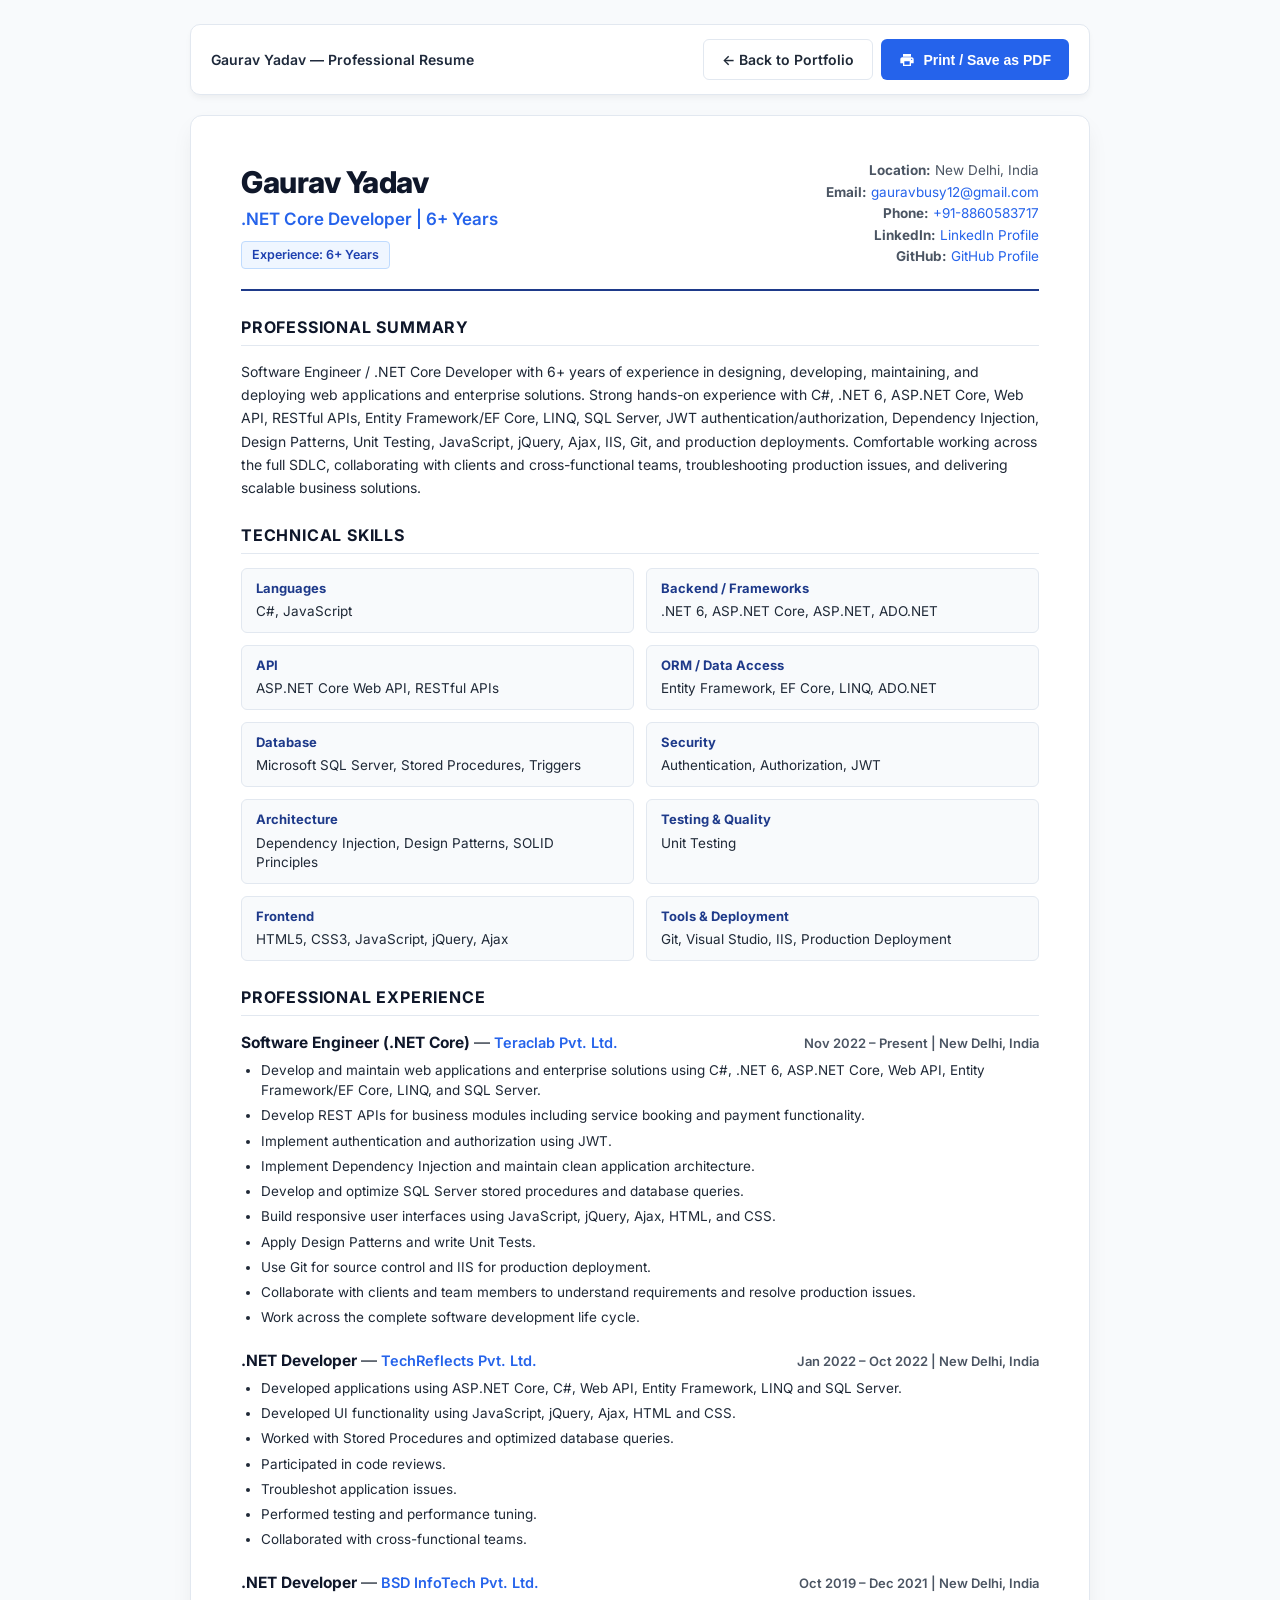
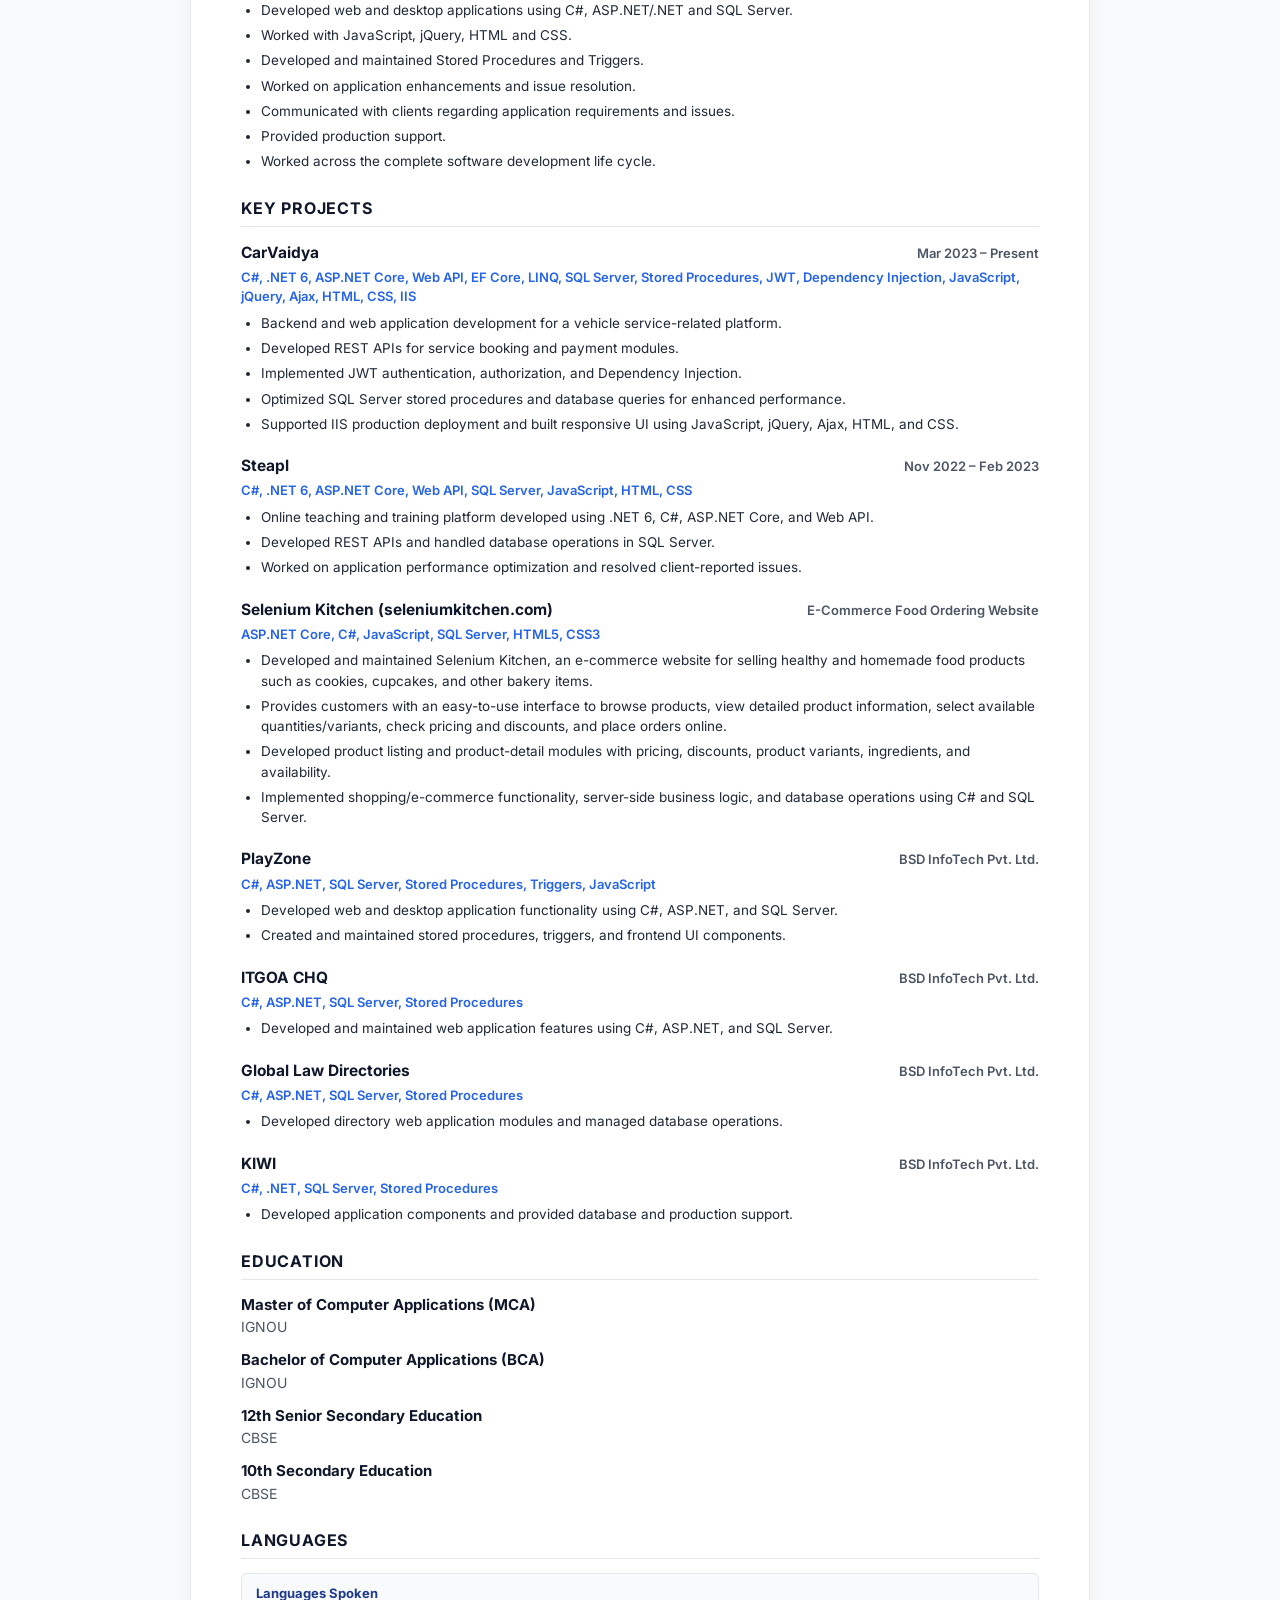
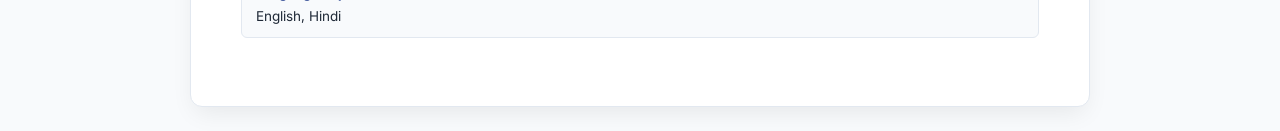
<file: resume.html>
<!DOCTYPE html>
<html lang="en">
<head>
  <meta charset="UTF-8" />
  <meta name="viewport" content="width=device-width, initial-scale=1.0" />
  <title>Gaurav Yadav - Resume |.NET Core Developer</title>
  <meta name="description" content="Resume of Gaurav Yadav - .NET Core Developer with 6+ years of experience in C#, .NET 6, ASP.NET Core, Web API, EF Core, SQL Server, and RESTful APIs." />
  <link rel="preconnect" href="https://fonts.googleapis.com">
  <link rel="preconnect" href="https://fonts.gstatic.com" crossorigin>
  <link href="https://fonts.googleapis.com/css2?family=Inter:wght@300;400;500;600;700;800&display=swap" rel="stylesheet">
  <style>
    :root {
      --primary: #1e3a8a;
      --primary-dark: #0f172a;
      --accent: #2563eb;
      --text: #1f2937;
      --text-muted: #4b5563;
      --border: #e2e8f0;
      --bg: #f8fafc;
      --card-bg: #ffffff;
    }

    * {
      box-sizing: border-box;
      margin: 0;
      padding: 0;
    }

    body {
      font-family: 'Inter', -apple-system, BlinkMacSystemFont, "Segoe UI", Roboto, sans-serif;
      background-color: var(--bg);
      color: var(--text);
      line-height: 1.5;
      padding: 24px;
    }

    .toolbar {
      max-width: 900px;
      margin: 0 auto 20px auto;
      display: flex;
      justify-content: space-between;
      align-items: center;
      flex-wrap: wrap;
      gap: 12px;
      background: #ffffff;
      padding: 14px 20px;
      border-radius: 10px;
      border: 1px solid var(--border);
      box-shadow: 0 4px 6px -1px rgba(0,0,0,0.05);
    }

    .btn {
      display: inline-flex;
      align-items: center;
      gap: 8px;
      padding: 9px 18px;
      border-radius: 6px;
      font-size: 14px;
      font-weight: 600;
      text-decoration: none;
      cursor: pointer;
      border: none;
      transition: all 0.2s ease;
    }

    .btn-primary {
      background: var(--accent);
      color: #ffffff;
    }

    .btn-primary:hover {
      background: #1d4ed8;
    }

    .btn-outline {
      background: #ffffff;
      color: var(--text);
      border: 1px solid var(--border);
    }

    .btn-outline:hover {
      background: #f1f5f9;
    }

    .resume-container {
      max-width: 900px;
      margin: 0 auto;
      background: var(--card-bg);
      padding: 44px 50px;
      border-radius: 12px;
      box-shadow: 0 10px 25px -5px rgba(0, 0, 0, 0.08);
      border: 1px solid var(--border);
    }

    header.resume-header {
      border-bottom: 2px solid var(--primary);
      padding-bottom: 20px;
      margin-bottom: 24px;
    }

    .header-top {
      display: flex;
      justify-content: space-between;
      align-items: flex-start;
      flex-wrap: wrap;
      gap: 16px;
    }

    .candidate-name {
      font-size: 30px;
      font-weight: 800;
      color: var(--primary-dark);
      letter-spacing: -0.5px;
    }

    .candidate-title {
      font-size: 17px;
      font-weight: 600;
      color: var(--accent);
      margin-top: 2px;
    }

    .contact-info {
      text-align: right;
      font-size: 13.5px;
      color: var(--text-muted);
      line-height: 1.6;
    }

    .contact-info a {
      color: var(--accent);
      text-decoration: none;
    }

    .contact-info a:hover {
      text-decoration: underline;
    }

    .experience-badge {
      display: inline-block;
      margin-top: 8px;
      padding: 4px 10px;
      background: #eff6ff;
      color: #1e40af;
      font-size: 12.5px;
      font-weight: 600;
      border-radius: 4px;
      border: 1px solid #bfdbfe;
    }

    .section {
      margin-bottom: 24px;
    }

    .section-title {
      font-size: 16px;
      font-weight: 700;
      text-transform: uppercase;
      letter-spacing: 0.8px;
      color: var(--primary-dark);
      border-bottom: 1.5px solid var(--border);
      padding-bottom: 6px;
      margin-bottom: 14px;
      display: flex;
      align-items: center;
      gap: 8px;
    }

    .summary-text {
      font-size: 14px;
      color: var(--text);
      line-height: 1.65;
    }

    .skills-grid {
      display: grid;
      grid-template-columns: repeat(auto-fit, minmax(260px, 1fr));
      gap: 12px;
    }

    .skill-category {
      background: #f8fafc;
      padding: 10px 14px;
      border-radius: 6px;
      border: 1px solid #e2e8f0;
      font-size: 13.5px;
    }

    .skill-cat-title {
      font-weight: 700;
      color: var(--primary);
      margin-bottom: 4px;
      font-size: 13px;
    }

    .skill-cat-items {
      color: var(--text);
      line-height: 1.45;
    }

    .job-entry, .project-entry {
      margin-bottom: 20px;
    }

    .job-entry:last-child, .project-entry:last-child {
      margin-bottom: 0;
    }

    .entry-header {
      display: flex;
      justify-content: space-between;
      align-items: baseline;
      flex-wrap: wrap;
      margin-bottom: 4px;
    }

    .job-title {
      font-size: 15.5px;
      font-weight: 700;
      color: var(--primary-dark);
    }

    .company-name {
      font-size: 14.5px;
      font-weight: 600;
      color: var(--accent);
    }

    .duration {
      font-size: 13px;
      font-weight: 600;
      color: var(--text-muted);
    }

    .bullet-list {
      list-style-type: disc;
      margin-left: 20px;
      margin-top: 6px;
    }

    .bullet-list li {
      font-size: 13.5px;
      color: var(--text);
      margin-bottom: 5px;
      line-height: 1.5;
    }

    .project-tech {
      font-size: 13px;
      font-weight: 600;
      color: var(--accent);
      margin-bottom: 6px;
    }

    .edu-entry {
      display: flex;
      justify-content: space-between;
      align-items: baseline;
      flex-wrap: wrap;
      margin-bottom: 12px;
    }

    .edu-entry:last-child {
      margin-bottom: 0;
    }

    .edu-degree {
      font-size: 15px;
      font-weight: 700;
      color: var(--primary-dark);
    }

    .edu-inst {
      font-size: 14px;
      color: var(--text-muted);
    }

    .edu-year {
      font-size: 13.5px;
      font-weight: 600;
      color: var(--text-muted);
    }

    @media print {
      body {
        padding: 0;
        background: #ffffff;
      }
      .toolbar {
        display: none !important;
      }
      .resume-container {
        box-shadow: none;
        border: none;
        padding: 20px 24px;
        max-width: 100%;
      }
      a {
        text-decoration: none !important;
        color: inherit !important;
      }
      .page-break {
        page-break-before: always;
      }
    }

    @media (max-width: 650px) {
      .resume-container {
        padding: 24px 18px;
      }
      .contact-info {
        text-align: left;
      }
      .entry-header {
        flex-direction: column;
      }
    }
  </style>
</head>
<body>

  <div class="toolbar">
    <div style="font-weight: 600; color: #1e293b; font-size: 14px;">
      Gaurav Yadav &mdash; Professional Resume
    </div>
    <div style="display: flex; gap: 8px;">
      <a href="index.html" class="btn btn-outline">&larr; Back to Portfolio</a>
      <button onclick="window.print()" class="btn btn-primary">
        <svg width="16" height="16" fill="currentColor" viewBox="0 0 24 24"><path d="M19 8H5c-1.66 0-3 1.34-3 3v6h4v4h12v-4h4v-6c0-1.66-1.34-3-3-3zm-3 11H8v-5h8v5zm3-7c-.55 0-1-.45-1-1s.45-1 1-1 1 .45 1 1-.45 1-1 1zm-1-9H6v4h12V3z"/></svg>
        Print / Save as PDF
      </button>
    </div>
  </div>

  <main class="resume-container">
    <header class="resume-header">
      <div class="header-top">
        <div>
          <h1 class="candidate-name" id="cfg-name">Gaurav Yadav</h1>
          <div class="candidate-title" id="cfg-title">.NET Core Developer | 6+ Years Experience</div>
          <span class="experience-badge">Experience: 6+ Years</span>
        </div>
        <div class="contact-info">
          <div><strong>Location:</strong> <span id="cfg-location">New Delhi, India</span></div>
          <div><strong>Email:</strong> <a id="cfg-email" href="mailto:gauravbusy12@gmail.com">gauravbusy12@gmail.com</a></div>
          <div><strong>Phone:</strong> <a id="cfg-phone" href="tel:+918860583717">+91-8860583717</a></div>
          <div><strong>LinkedIn:</strong> <a id="cfg-linkedin" href="https://www.linkedin.com/in/gaurav-yadav-783043185/" target="_blank" rel="noopener noreferrer">LinkedIn Profile</a></div>
          <div><strong>GitHub:</strong> <a id="cfg-github" href="https://github.com/gaurav-dotnetdev" target="_blank" rel="noopener noreferrer">GitHub Profile</a></div>
        </div>
      </div>
    </header>

    <!-- Professional Summary -->
    <section class="section">
      <h2 class="section-title">Professional Summary</h2>
      <p class="summary-text">
        Software Engineer / .NET Core Developer with 6+ years of experience in designing, developing, maintaining, and deploying web applications and enterprise solutions. Strong hands-on experience with C#, .NET 6, ASP.NET Core, Web API, RESTful APIs, Entity Framework/EF Core, LINQ, SQL Server, JWT authentication/authorization, Dependency Injection, Design Patterns, Unit Testing, JavaScript, jQuery, Ajax, IIS, Git, and production deployments. Comfortable working across the full SDLC, collaborating with clients and cross-functional teams, troubleshooting production issues, and delivering scalable business solutions.
      </p>
    </section>

    <!-- Technical Skills -->
    <section class="section">
      <h2 class="section-title">Technical Skills</h2>
      <div class="skills-grid">
        <div class="skill-category">
          <div class="skill-cat-title">Languages</div>
          <div class="skill-cat-items">C#, JavaScript</div>
        </div>
        <div class="skill-category">
          <div class="skill-cat-title">Backend / Frameworks</div>
          <div class="skill-cat-items">.NET 6, ASP.NET Core, ASP.NET, ADO.NET</div>
        </div>
        <div class="skill-category">
          <div class="skill-cat-title">API</div>
          <div class="skill-cat-items">ASP.NET Core Web API, RESTful APIs</div>
        </div>
        <div class="skill-category">
          <div class="skill-cat-title">ORM / Data Access</div>
          <div class="skill-cat-items">Entity Framework, EF Core, LINQ, ADO.NET</div>
        </div>
        <div class="skill-category">
          <div class="skill-cat-title">Database</div>
          <div class="skill-cat-items">Microsoft SQL Server, Stored Procedures, Triggers</div>
        </div>
        <div class="skill-category">
          <div class="skill-cat-title">Security</div>
          <div class="skill-cat-items">Authentication, Authorization, JWT</div>
        </div>
        <div class="skill-category">
          <div class="skill-cat-title">Architecture</div>
          <div class="skill-cat-items">Dependency Injection, Design Patterns, SOLID Principles</div>
        </div>
        <div class="skill-category">
          <div class="skill-cat-title">Testing &amp; Quality</div>
          <div class="skill-cat-items">Unit Testing</div>
        </div>
        <div class="skill-category">
          <div class="skill-cat-title">Frontend</div>
          <div class="skill-cat-items">HTML5, CSS3, JavaScript, jQuery, Ajax</div>
        </div>
        <div class="skill-category">
          <div class="skill-cat-title">Tools &amp; Deployment</div>
          <div class="skill-cat-items">Git, Visual Studio, IIS, Production Deployment</div>
        </div>
      </div>
    </section>

    <!-- Professional Experience -->
    <section class="section">
      <h2 class="section-title">Professional Experience</h2>

      <!-- Company 1 -->
      <div class="job-entry">
        <div class="entry-header">
          <div>
            <span class="job-title">Software Engineer (.NET Core)</span> &mdash; <span class="company-name">Teraclab Pvt. Ltd.</span>
          </div>
          <span class="duration">Nov 2022 &ndash; Present | New Delhi, India</span>
        </div>
        <ul class="bullet-list">
          <li>Develop and maintain web applications and enterprise solutions using C#, .NET 6, ASP.NET Core, Web API, Entity Framework/EF Core, LINQ, and SQL Server.</li>
          <li>Develop REST APIs for business modules including service booking and payment functionality.</li>
          <li>Implement authentication and authorization using JWT.</li>
          <li>Implement Dependency Injection and maintain clean application architecture.</li>
          <li>Develop and optimize SQL Server stored procedures and database queries.</li>
          <li>Build responsive user interfaces using JavaScript, jQuery, Ajax, HTML, and CSS.</li>
          <li>Apply Design Patterns and write Unit Tests.</li>
          <li>Use Git for source control and IIS for production deployment.</li>
          <li>Collaborate with clients and team members to understand requirements and resolve production issues.</li>
          <li>Work across the complete software development life cycle.</li>
        </ul>
      </div>

      <!-- Company 2 -->
      <div class="job-entry">
        <div class="entry-header">
          <div>
            <span class="job-title">.NET Developer</span> &mdash; <span class="company-name">TechReflects Pvt. Ltd.</span>
          </div>
          <span class="duration">Jan 2022 &ndash; Oct 2022 | New Delhi, India</span>
        </div>
        <ul class="bullet-list">
          <li>Developed applications using ASP.NET Core, C#, Web API, Entity Framework, LINQ and SQL Server.</li>
          <li>Developed UI functionality using JavaScript, jQuery, Ajax, HTML and CSS.</li>
          <li>Worked with Stored Procedures and optimized database queries.</li>
          <li>Participated in code reviews.</li>
          <li>Troubleshot application issues.</li>
          <li>Performed testing and performance tuning.</li>
          <li>Collaborated with cross-functional teams.</li>
        </ul>
      </div>

      <!-- Company 3 -->
      <div class="job-entry">
        <div class="entry-header">
          <div>
            <span class="job-title">.NET Developer</span> &mdash; <span class="company-name">BSD InfoTech Pvt. Ltd.</span>
          </div>
          <span class="duration">Oct 2019 &ndash; Dec 2021 | New Delhi, India</span>
        </div>
        <ul class="bullet-list">
          <li>Developed web and desktop applications using C#, ASP.NET/.NET and SQL Server.</li>
          <li>Worked with JavaScript, jQuery, HTML and CSS.</li>
          <li>Developed and maintained Stored Procedures and Triggers.</li>
          <li>Worked on application enhancements and issue resolution.</li>
          <li>Communicated with clients regarding application requirements and issues.</li>
          <li>Provided production support.</li>
          <li>Worked across the complete software development life cycle.</li>
        </ul>
      </div>
    </section>

    <!-- Key Projects -->
    <section class="section">
      <h2 class="section-title">Key Projects</h2>

      <!-- Project 1 -->
      <div class="project-entry">
        <div class="entry-header">
          <span class="job-title">CarVaidya</span>
          <span class="duration">Mar 2023 &ndash; Present</span>
        </div>
        <div class="project-tech">C#, .NET 6, ASP.NET Core, Web API, EF Core, LINQ, SQL Server, Stored Procedures, JWT, Dependency Injection, JavaScript, jQuery, Ajax, HTML, CSS, IIS</div>
        <ul class="bullet-list">
          <li>Backend and web application development for a vehicle service-related platform.</li>
          <li>Developed REST APIs for service booking and payment modules.</li>
          <li>Implemented JWT authentication, authorization, and Dependency Injection.</li>
          <li>Optimized SQL Server stored procedures and database queries for enhanced performance.</li>
          <li>Supported IIS production deployment and built responsive UI using JavaScript, jQuery, Ajax, HTML, and CSS.</li>
        </ul>
      </div>

      <!-- Project 2 -->
      <div class="project-entry">
        <div class="entry-header">
          <span class="job-title">Steapl</span>
          <span class="duration">Nov 2022 &ndash; Feb 2023</span>
        </div>
        <div class="project-tech">C#, .NET 6, ASP.NET Core, Web API, SQL Server, JavaScript, HTML, CSS</div>
        <ul class="bullet-list">
          <li>Online teaching and training platform developed using .NET 6, C#, ASP.NET Core, and Web API.</li>
          <li>Developed REST APIs and handled database operations in SQL Server.</li>
          <li>Worked on application performance optimization and resolved client-reported issues.</li>
        </ul>
      </div>

      <!-- Project 3 -->
      <div class="project-entry">
        <div class="entry-header">
          <span class="job-title">Selenium Kitchen (seleniumkitchen.com)</span>
          <span class="duration">E-Commerce Food Ordering Website</span>
        </div>
        <div class="project-tech">ASP.NET Core, C#, JavaScript, SQL Server, HTML5, CSS3</div>
        <ul class="bullet-list">
          <li>Developed and maintained Selenium Kitchen, an e-commerce website for selling healthy and homemade food products such as cookies, cupcakes, and other bakery items.</li>
          <li>Provides customers with an easy-to-use interface to browse products, view detailed product information, select available quantities/variants, check pricing and discounts, and place orders online.</li>
          <li>Developed product listing and product-detail modules with pricing, discounts, product variants, ingredients, and availability.</li>
          <li>Implemented shopping/e-commerce functionality, server-side business logic, and database operations using C# and SQL Server.</li>
        </ul>
      </div>

      <!-- Project 4 -->
      <div class="project-entry">
        <div class="entry-header">
          <span class="job-title">PlayZone</span>
          <span class="duration">BSD InfoTech Pvt. Ltd.</span>
        </div>
        <div class="project-tech">C#, ASP.NET, SQL Server, Stored Procedures, Triggers, JavaScript</div>
        <ul class="bullet-list">
          <li>Developed web and desktop application functionality using C#, ASP.NET, and SQL Server.</li>
          <li>Created and maintained stored procedures, triggers, and frontend UI components.</li>
        </ul>
      </div>

      <!-- Project 5 -->
      <div class="project-entry">
        <div class="entry-header">
          <span class="job-title">ITGOA CHQ</span>
          <span class="duration">BSD InfoTech Pvt. Ltd.</span>
        </div>
        <div class="project-tech">C#, ASP.NET, SQL Server, Stored Procedures</div>
        <ul class="bullet-list">
          <li>Developed and maintained web application features using C#, ASP.NET, and SQL Server.</li>
        </ul>
      </div>

      <!-- Project 6 -->
      <div class="project-entry">
        <div class="entry-header">
          <span class="job-title">Global Law Directories</span>
          <span class="duration">BSD InfoTech Pvt. Ltd.</span>
        </div>
        <div class="project-tech">C#, ASP.NET, SQL Server, Stored Procedures</div>
        <ul class="bullet-list">
          <li>Developed directory web application modules and managed database operations.</li>
        </ul>
      </div>

      <!-- Project 7 -->
      <div class="project-entry">
        <div class="entry-header">
          <span class="job-title">KIWI</span>
          <span class="duration">BSD InfoTech Pvt. Ltd.</span>
        </div>
        <div class="project-tech">C#, .NET, SQL Server, Stored Procedures</div>
        <ul class="bullet-list">
          <li>Developed application components and provided database and production support.</li>
        </ul>
      </div>
    </section>

    <!-- Education -->
    <section class="section">
      <h2 class="section-title">Education</h2>
      <div class="edu-entry">
        <div>
          <div class="edu-degree">Master of Computer Applications (MCA)</div>
          <div class="edu-inst">IGNOU</div>
        </div>
      </div>
      <div class="edu-entry">
        <div>
          <div class="edu-degree">Bachelor of Computer Applications (BCA)</div>
          <div class="edu-inst">IGNOU</div>
        </div>
      </div>
      <div class="edu-entry">
        <div>
          <div class="edu-degree">12th Senior Secondary Education</div>
          <div class="edu-inst">CBSE</div>
        </div>
      </div>
      <div class="edu-entry">
        <div>
          <div class="edu-degree">10th Secondary Education</div>
          <div class="edu-inst">CBSE</div>
        </div>
      </div>
    </section>

    <!-- Languages -->
    <section class="section">
      <h2 class="section-title">Languages</h2>
      <div class="skills-grid">
        <div class="skill-category">
          <div class="skill-cat-title">Languages Spoken</div>
          <div class="skill-cat-items">English, Hindi</div>
        </div>
      </div>
    </section>
  </main>

  <script src="js/config.js"></script>
  <script>
    // Apply centralized configuration to resume elements
    if (typeof PORTFOLIO_CONFIG !== 'undefined') {
      const cfg = PORTFOLIO_CONFIG;
      if (document.getElementById('cfg-name')) document.getElementById('cfg-name').textContent = cfg.personal.name;
      if (document.getElementById('cfg-title')) document.getElementById('cfg-title').textContent = cfg.personal.roleTitle + ' | ' + cfg.personal.experienceYears;
      if (document.getElementById('cfg-location')) document.getElementById('cfg-location').textContent = cfg.personal.location;
      
      const emailEl = document.getElementById('cfg-email');
      if (emailEl) {
        emailEl.textContent = cfg.personal.email;
        emailEl.href = cfg.social.emailMailto;
      }
      
      const phoneEl = document.getElementById('cfg-phone');
      if (phoneEl) {
        phoneEl.textContent = cfg.personal.phoneFormatted;
        phoneEl.href = cfg.social.phoneTel;
      }
      
      const linkedInEl = document.getElementById('cfg-linkedin');
      if (linkedInEl) {
        linkedInEl.href = cfg.social.linkedin;
      }
      
      const githubEl = document.getElementById('cfg-github');
      if (githubEl) {
        githubEl.href = cfg.social.github;
      }
    }
  </script>
</body>
</html>
</file>
<file: css/styles.css>
/* ==========================================================================
   GAURAV YADAV - SENIOR .NET CORE DEVELOPER PORTFOLIO STYLESHEET
   Modern, Premium, Responsive & Accessible
   ========================================================================== */

:root {
  /* Color Palette - Deep Dark Tech Hybrid */
  --bg-main: #0a0e17;
  --bg-card: #111827;
  --bg-card-hover: #172033;
  --bg-surface: #1e293b;
  --bg-surface-light: #283548;
  --bg-glass: rgba(17, 24, 39, 0.85);

  /* Primary & Accent Colors */
  --primary: #3b82f6;
  --primary-light: #60a5fa;
  --primary-dark: #1d4ed8;
  --primary-glow: rgba(59, 130, 246, 0.25);
  
  --accent: #06b6d4;
  --accent-light: #22d3ee;
  --accent-glow: rgba(6, 182, 212, 0.2);

  --success: #10b981;
  --success-bg: rgba(16, 185, 129, 0.15);
  
  --dotnet-purple: #7c3aed;
  --dotnet-glow: rgba(124, 58, 237, 0.2);

  /* Typography Colors */
  --text-main: #f8fafc;
  --text-secondary: #94a3b8;
  --text-muted: #64748b;
  --text-highlight: #e2e8f0;

  /* Borders & Shadows */
  --border-subtle: rgba(255, 255, 255, 0.08);
  --border-focus: rgba(59, 130, 246, 0.5);
  --border-card: #1e293b;
  
  --shadow-sm: 0 1px 2px 0 rgba(0, 0, 0, 0.05);
  --shadow-md: 0 4px 6px -1px rgba(0, 0, 0, 0.2), 0 2px 4px -1px rgba(0, 0, 0, 0.1);
  --shadow-lg: 0 10px 15px -3px rgba(0, 0, 0, 0.3), 0 4px 6px -2px rgba(0, 0, 0, 0.15);
  --shadow-xl: 0 20px 25px -5px rgba(0, 0, 0, 0.4), 0 10px 10px -5px rgba(0, 0, 0, 0.2);
  --shadow-glow: 0 0 25px rgba(59, 130, 246, 0.15);

  /* Spacing & Layout */
  --container-max-width: 1240px;
  --header-height: 72px;
  --radius-sm: 6px;
  --radius-md: 10px;
  --radius-lg: 16px;
  --radius-full: 9999px;

  /* Transitions */
  --transition-fast: 0.15s ease;
  --transition-normal: 0.25s ease;
  --transition-slow: 0.4s ease;
}

/* Light Theme Variables (Toggle Support) */
[data-theme="light"] {
  --bg-main: #f8fafc;
  --bg-card: #ffffff;
  --bg-card-hover: #f1f5f9;
  --bg-surface: #e2e8f0;
  --bg-surface-light: #cbd5e1;
  --bg-glass: rgba(255, 255, 255, 0.9);

  --primary: #2563eb;
  --primary-light: #3b82f6;
  --primary-dark: #1d4ed8;
  --primary-glow: rgba(37, 99, 235, 0.15);

  --text-main: #0f172a;
  --text-secondary: #475569;
  --text-muted: #64748b;
  --text-highlight: #1e293b;

  --border-subtle: rgba(0, 0, 0, 0.08);
  --border-card: #e2e8f0;
  --shadow-glow: 0 0 20px rgba(37, 99, 235, 0.08);
}

/* Base Styles & Reset */
*, *::before, *::after {
  box-sizing: border-box;
  margin: 0;
  padding: 0;
}

html {
  scroll-behavior: smooth;
  scroll-padding-top: calc(var(--header-height) + 20px);
  -webkit-text-size-adjust: 100%;
}

body {
  font-family: 'Inter', -apple-system, BlinkMacSystemFont, "Segoe UI", Roboto, "Helvetica Neue", Arial, sans-serif;
  background-color: var(--bg-main);
  color: var(--text-main);
  line-height: 1.6;
  font-size: 16px;
  overflow-x: hidden;
  transition: background-color var(--transition-normal), color var(--transition-normal);
}

img, svg {
  display: block;
  max-width: 100%;
}

a {
  color: inherit;
  text-decoration: none;
  transition: color var(--transition-fast);
}

button {
  font-family: inherit;
  border: none;
  background: none;
  cursor: pointer;
  color: inherit;
}

ul {
  list-style: none;
}

::selection {
  background: var(--primary);
  color: #ffffff;
}

/* Accessibility Focus */
:focus-visible {
  outline: 2px solid var(--primary);
  outline-offset: 3px;
}

/* Container */
.container {
  width: 100%;
  max-width: var(--container-max-width);
  margin-left: auto;
  margin-right: auto;
  padding-left: 20px;
  padding-right: 20px;
}

/* Section Header */
.section {
  padding: 40px 0;
  position: relative;
}

.section-tag {
  display: inline-flex;
  align-items: center;
  gap: 8px;
  padding: 6px 14px;
  border-radius: var(--radius-full);
  background: rgba(59, 130, 246, 0.1);
  border: 1px solid rgba(59, 130, 246, 0.25);
  color: var(--primary-light);
  font-size: 13px;
  font-weight: 600;
  text-transform: uppercase;
  letter-spacing: 0.08em;
  margin-bottom: 14px;
}

.section-tag svg {
  width: 14px;
  height: 14px;
}

.section-title {
  font-size: clamp(28px, 4vw, 38px);
  font-weight: 800;
  color: var(--text-main);
  line-height: 1.25;
  letter-spacing: -0.02em;
  margin-bottom: 14px;
}

.section-title span {
  background: linear-gradient(135deg, var(--primary-light), var(--accent));
  -webkit-background-clip: text;
  -webkit-text-fill-color: transparent;
}

.section-desc {
  font-size: clamp(15px, 1.8vw, 17px);
  color: var(--text-secondary);
  max-width: 680px;
  line-height: 1.6;
}

.section-header-center {
  text-align: center;
  margin-bottom: 50px;
  display: flex;
  flex-direction: column;
  align-items: center;
}

/* ==========================================================================
   NAVIGATION BAR
   ========================================================================== */
.site-header {
  position: sticky;
  top: 0;
  left: 0;
  width: 100%;
  height: var(--header-height);
  background: var(--bg-glass);
  backdrop-filter: blur(12px);
  -webkit-backdrop-filter: blur(12px);
  border-bottom: 1px solid var(--border-subtle);
  z-index: 1000;
  transition: all var(--transition-normal);
}

.site-header.scrolled {
  box-shadow: 0 4px 20px rgba(0, 0, 0, 0.25);
  border-bottom-color: rgba(255, 255, 255, 0.12);
}

.nav-container {
  display: flex;
  align-items: center;
  justify-content: space-between;
  height: 100%;
}

.brand-logo {
  display: flex;
  align-items: center;
  gap: 12px;
  font-weight: 800;
  font-size: 20px;
  color: var(--text-main);
  letter-spacing: -0.02em;
}

.logo-badge {
  display: flex;
  align-items: center;
  justify-content: center;
  width: 40px;
  height: 40px;
  background: linear-gradient(135deg, var(--primary), var(--accent));
  color: #ffffff;
  border-radius: 10px;
  font-weight: 800;
  font-size: 17px;
  box-shadow: 0 2px 10px var(--primary-glow);
}

.logo-text {
  display: flex;
  flex-direction: column;
}

.logo-title {
  font-size: 17px;
  line-height: 1.2;
}

.logo-sub {
  font-size: 11px;
  font-weight: 600;
  color: var(--primary-light);
  letter-spacing: 0.05em;
  text-transform: uppercase;
}

.nav-menu {
  display: flex;
  align-items: center;
  gap: 28px;
}

.nav-link {
  font-size: 14.5px;
  font-weight: 500;
  color: var(--text-secondary);
  position: relative;
  padding: 6px 0;
  transition: color var(--transition-fast);
}

.nav-link:hover, .nav-link.active {
  color: var(--primary-light);
}

.nav-link.active::after {
  content: '';
  position: absolute;
  bottom: 0;
  left: 0;
  width: 100%;
  height: 2px;
  background: var(--primary-light);
  border-radius: 2px;
}

.nav-actions {
  display: flex;
  align-items: center;
  gap: 12px;
}

.social-icon-btn {
  display: inline-flex;
  align-items: center;
  justify-content: center;
  width: 38px;
  height: 38px;
  border-radius: 8px;
  background: var(--bg-surface);
  border: 1px solid var(--border-subtle);
  color: var(--text-secondary);
  transition: all var(--transition-fast);
}

.social-icon-btn svg {
  width: 18px;
  height: 18px;
  fill: currentColor;
}

.social-icon-btn:hover {
  background: var(--primary);
  border-color: var(--primary);
  color: #ffffff;
  transform: translateY(-2px);
  box-shadow: 0 4px 12px var(--primary-glow);
}

.theme-toggle-btn {
  display: inline-flex;
  align-items: center;
  justify-content: center;
  width: 38px;
  height: 38px;
  border-radius: 8px;
  background: var(--bg-surface);
  border: 1px solid var(--border-subtle);
  color: var(--text-secondary);
  transition: all var(--transition-fast);
}

.theme-toggle-btn:hover {
  color: var(--text-main);
  background: var(--bg-surface-light);
}

.mobile-nav-toggle {
  display: none;
  align-items: center;
  justify-content: center;
  width: 40px;
  height: 40px;
  border-radius: 8px;
  background: var(--bg-surface);
  border: 1px solid var(--border-subtle);
  color: var(--text-main);
}

.mobile-nav-toggle svg {
  width: 22px;
  height: 22px;
}

/* Mobile Nav Drawer */
.mobile-nav-drawer {
  position: fixed;
  top: var(--header-height);
  right: -100%;
  width: 80%;
  max-width: 320px;
  height: calc(100vh - var(--header-height));
  background: var(--bg-card);
  border-left: 1px solid var(--border-subtle);
  padding: 24px;
  display: flex;
  flex-direction: column;
  gap: 20px;
  transition: right 0.3s cubic-bezier(0.16, 1, 0.3, 1);
  z-index: 999;
  overflow-y: auto;
}

.mobile-nav-drawer.open {
  right: 0;
}

.mobile-nav-backdrop {
  position: fixed;
  top: var(--header-height);
  left: 0;
  width: 100%;
  height: calc(100vh - var(--header-height));
  background: rgba(0, 0, 0, 0.6);
  backdrop-filter: blur(4px);
  opacity: 0;
  pointer-events: none;
  transition: opacity 0.3s ease;
  z-index: 998;
}

.mobile-nav-backdrop.open {
  opacity: 1;
  pointer-events: auto;
}

.mobile-nav-links {
  display: flex;
  flex-direction: column;
  gap: 14px;
}

.mobile-nav-links .nav-link {
  font-size: 16px;
  padding: 10px 0;
  border-bottom: 1px solid var(--border-subtle);
}

.mobile-nav-actions {
  margin-top: auto;
  display: flex;
  flex-direction: column;
  gap: 10px;
  padding-top: 18px;
  border-top: 1px solid var(--border-subtle);
}

.mobile-menu-btn {
  width: 100%;
  justify-content: center;
  padding: 11px 16px;
  font-size: 14.5px;
  font-weight: 600;
  border-radius: var(--radius-md);
}

.mobile-social-btn {
  display: inline-flex;
  align-items: center;
  justify-content: center;
  gap: 8px;
  background: var(--bg-surface);
  border: 1px solid var(--border-subtle);
  color: var(--text-main);
}

.mobile-social-btn:hover {
  background: var(--bg-surface-light);
  border-color: var(--primary);
  color: var(--primary-light);
}

/* ==========================================================================
   BUTTONS
   ========================================================================== */
.btn {
  display: inline-flex;
  align-items: center;
  justify-content: center;
  gap: 10px;
  padding: 11px 22px;
  border-radius: var(--radius-md);
  font-size: 14.5px;
  font-weight: 600;
  line-height: 1;
  cursor: pointer;
  transition: all var(--transition-fast);
  white-space: nowrap;
}

.btn svg {
  width: 17px;
  height: 17px;
}

.btn-primary {
  background: linear-gradient(135deg, var(--primary), var(--primary-dark));
  color: #ffffff;
  border: 1px solid rgba(255, 255, 255, 0.15);
  box-shadow: 0 4px 14px var(--primary-glow);
}

.btn-primary:hover {
  background: linear-gradient(135deg, var(--primary-light), var(--primary));
  box-shadow: 0 6px 20px rgba(59, 130, 246, 0.4);
  transform: translateY(-2px);
  color: #ffffff;
}

.btn-secondary {
  background: var(--bg-surface);
  color: var(--text-main);
  border: 1px solid var(--border-card);
}

.btn-secondary:hover {
  background: var(--bg-surface-light);
  border-color: var(--primary-light);
  color: var(--primary-light);
  transform: translateY(-2px);
}

.btn-outline {
  background: transparent;
  color: var(--text-main);
  border: 1px solid var(--border-subtle);
}

.btn-outline:hover {
  background: var(--bg-surface);
  border-color: var(--border-focus);
  color: var(--primary-light);
}

.btn-sm {
  padding: 8px 16px;
  font-size: 13.5px;
  border-radius: var(--radius-sm);
}

.btn-sm svg {
  width: 14px;
  height: 14px;
}

/* ==========================================================================
   HERO SECTION
   ========================================================================== */
.hero-section {
  padding: 40px 0 50px 0;
  position: relative;
  overflow: hidden;
}

.hero-glow-bg {
  position: absolute;
  top: -100px;
  right: -50px;
  width: 500px;
  height: 500px;
  background: radial-gradient(circle, rgba(59, 130, 246, 0.15) 0%, rgba(6, 182, 212, 0.05) 50%, transparent 70%);
  filter: blur(60px);
  pointer-events: none;
  z-index: 0;
}

.hero-glow-bg-2 {
  position: absolute;
  bottom: 0;
  left: -100px;
  width: 450px;
  height: 450px;
  background: radial-gradient(circle, rgba(124, 58, 237, 0.1) 0%, transparent 70%);
  filter: blur(60px);
  pointer-events: none;
  z-index: 0;
}

.hero-grid {
  display: grid;
  grid-template-columns: 1.15fr 0.85fr;
  gap: 40px;
  align-items: center;
  position: relative;
  z-index: 1;
}

.hero-content {
  display: flex;
  flex-direction: column;
  align-items: flex-start;
}

.hero-badge-status {
  display: inline-flex;
  align-items: center;
  gap: 10px;
  padding: 6px 14px;
  background: var(--bg-card);
  border: 1px solid var(--border-subtle);
  border-radius: var(--radius-full);
  font-size: 13px;
  font-weight: 600;
  color: var(--text-secondary);
  margin-bottom: 20px;
  box-shadow: var(--shadow-sm);
}

.status-dot {
  width: 8px;
  height: 8px;
  border-radius: 50%;
  background: var(--success);
  box-shadow: 0 0 10px var(--success);
  animation: pulse-dot 2s infinite;
}

@keyframes pulse-dot {
  0% { transform: scale(0.95); box-shadow: 0 0 0 0 rgba(16, 185, 129, 0.7); }
  70% { transform: scale(1); box-shadow: 0 0 0 6px rgba(16, 185, 129, 0); }
  100% { transform: scale(0.95); box-shadow: 0 0 0 0 rgba(16, 185, 129, 0); }
}

.hero-title {
  font-size: clamp(36px, 5.2vw, 56px);
  font-weight: 800;
  color: var(--text-main);
  line-height: 1.15;
  letter-spacing: -0.03em;
  margin-bottom: 10px;
}

.hero-role {
  font-size: clamp(20px, 2.8vw, 28px);
  font-weight: 700;
  margin-bottom: 12px;
  display: flex;
  align-items: center;
  gap: 10px;
  flex-wrap: wrap;
}

.hero-role > span:first-child {
  background: linear-gradient(135deg, var(--primary-light), var(--accent));
  -webkit-background-clip: text;
  -webkit-text-fill-color: transparent;
}

.exp-tag {
  display: inline-block;
  padding: 3px 10px;
  border-radius: 6px;
  background: rgba(59, 130, 246, 0.15);
  border: 1px solid rgba(59, 130, 246, 0.3);
  font-size: 13.5px;
  font-weight: 700;
  color: var(--primary-light);
  letter-spacing: 0;
  -webkit-text-fill-color: var(--primary-light);
}

.hero-description {
  font-size: clamp(16px, 1.9vw, 18px);
  color: var(--text-secondary);
  line-height: 1.65;
  max-width: 580px;
  margin-bottom: 28px;
}

.hero-cta-group {
  display: flex;
  align-items: center;
  gap: 14px;
  flex-wrap: wrap;
  margin-bottom: 32px;
}

.hero-social-strip {
  display: flex;
  align-items: center;
  gap: 14px;
}

.hero-social-label {
  font-size: 13.5px;
  font-weight: 600;
  color: var(--text-muted);
}

.hero-social-links {
  display: flex;
  gap: 10px;
}

.hero-tech-strip {
  margin-top: 36px;
  padding-top: 24px;
  border-top: 1px solid var(--border-subtle);
  width: 100%;
}

.tech-strip-title {
  font-size: 12px;
  text-transform: uppercase;
  letter-spacing: 0.08em;
  color: var(--text-muted);
  font-weight: 700;
  margin-bottom: 12px;
}

.tech-pills-list {
  display: flex;
  flex-wrap: wrap;
  gap: 8px;
}

.tech-pill {
  display: inline-flex;
  align-items: center;
  gap: 6px;
  padding: 5px 12px;
  background: var(--bg-card);
  border: 1px solid var(--border-subtle);
  border-radius: var(--radius-full);
  font-size: 13px;
  font-weight: 600;
  color: var(--text-highlight);
  transition: all var(--transition-fast);
}

.tech-pill:hover {
  border-color: var(--primary);
  background: var(--bg-surface);
  color: var(--primary-light);
  transform: translateY(-2px);
}

/* Hero Code Visual Card */
.hero-visual {
  display: flex;
  justify-content: center;
}

.code-window-card {
  width: 100%;
 /* max-width: 480px;*/
  background: #0d131f;
  border: 1px solid rgba(59, 130, 246, 0.2);
  border-radius: var(--radius-lg);
  overflow: hidden;
  box-shadow: 0 20px 40px -15px rgba(0, 0, 0, 0.6), 0 0 30px rgba(59, 130, 246, 0.1);
  transition: transform var(--transition-normal);
}

.code-window-card:hover {
  transform: translateY(-4px);
  border-color: rgba(59, 130, 246, 0.4);
}

.window-header {
  display: flex;
  align-items: center;
  justify-content: space-between;
  padding: 12px 16px;
  background: #111928;
  border-bottom: 1px solid rgba(255, 255, 255, 0.06);
}

.window-dots {
  display: flex;
  gap: 6px;
}

.dot {
  width: 11px;
  height: 11px;
  border-radius: 50%;
}

.dot-red { background: #ef4444; }
.dot-yellow { background: #f59e0b; }
.dot-green { background: #10b981; }

.window-title {
  font-size: 12px;
  font-family: 'SFMono-Regular', Consolas, 'Liberation Mono', Menlo, monospace;
  color: var(--text-muted);
}

.window-badge {
  font-size: 11px;
  padding: 2px 8px;
  border-radius: 4px;
  background: rgba(124, 58, 237, 0.2);
  color: #a78bfa;
  font-weight: 600;
}

.code-body {
  padding: 18px 20px;
  font-family: 'SFMono-Regular', Consolas, 'Liberation Mono', Menlo, monospace;
  font-size: 13px;
  line-height: 1.7;
  color: #cbd5e1;
  overflow-x: auto;
}

.code-keyword { color: #f43f5e; font-weight: 600; }
.code-type { color: #38bdf8; }
.code-method { color: #a78bfa; }
.code-string { color: #34d399; }
.code-attr { color: #fbbf24; }
.code-comment { color: #64748b; font-style: italic; }

.window-footer {
  padding: 12px 18px;
  background: #0f172a;
  border-top: 1px solid rgba(255, 255, 255, 0.05);
  display: flex;
  align-items: center;
  justify-content: space-between;
  font-size: 12px;
  color: var(--text-muted);
}

.footer-stat {
  display: flex;
  align-items: center;
  gap: 6px;
}

.stat-val {
  color: var(--success);
  font-weight: 600;
}

/* ==========================================================================
   ABOUT ME SECTION
   ========================================================================== */
.about-grid {
  display: grid;
  grid-template-columns: 1.1fr 0.9fr;
  gap: 40px;
  align-items: center;
}

.about-text-content p {
  font-size: 16px;
  color: var(--text-secondary);
  line-height: 1.75;
  margin-bottom: 20px;
}

.about-text-content p strong {
  color: var(--text-main);
  font-weight: 600;
}

.about-highlights-grid {
  display: grid;
  grid-template-columns: repeat(2, 1fr);
  gap: 16px;
  margin-top: 24px;
}

.about-card {
  background: var(--bg-card);
  border: 1px solid var(--border-subtle);
  border-radius: var(--radius-md);
  padding: 18px;
  transition: all var(--transition-fast);
}

.about-card:hover {
  border-color: var(--border-focus);
  transform: translateY(-2px);
  box-shadow: var(--shadow-md);
}

.about-card-icon {
  width: 36px;
  height: 36px;
  border-radius: 8px;
  background: rgba(59, 130, 246, 0.12);
  color: var(--primary-light);
  display: flex;
  align-items: center;
  justify-content: center;
  margin-bottom: 12px;
}

.about-card-icon svg {
  width: 20px;
  height: 20px;
}

.about-card-title {
  font-size: 15px;
  font-weight: 700;
  color: var(--text-main);
  margin-bottom: 6px;
}

.about-card-desc {
  font-size: 13px;
  color: var(--text-muted);
  line-height: 1.5;
}

/* Experience Metric Stats */
.about-stats-panel {
  display: grid;
  grid-template-columns: repeat(2, 1fr);
  gap: 16px;
}

.stat-box {
  background: linear-gradient(135deg, var(--bg-card), var(--bg-surface));
  border: 1px solid var(--border-subtle);
  border-radius: var(--radius-lg);
  padding: 24px;
  text-align: center;
  transition: all var(--transition-fast);
}

.stat-box:hover {
  border-color: var(--primary);
  box-shadow: var(--shadow-glow);
  transform: translateY(-3px);
}

.stat-number {
  font-size: clamp(32px, 3.5vw, 42px);
  font-weight: 800;
  color: var(--primary-light);
  line-height: 1;
  margin-bottom: 8px;
  font-feature-settings: "tnum";
}

.stat-label {
  font-size: 13.5px;
  font-weight: 600;
  color: var(--text-secondary);
}

/* ==========================================================================
   TECHNICAL SKILLS SECTION
   ========================================================================== */
.skills-container-grid {
  display: grid;
  grid-template-columns: repeat(auto-fit, minmax(340px, 1fr));
  gap: 24px;
}

.skill-box-card {
  background: var(--bg-card);
  border: 1px solid var(--border-subtle);
  border-radius: var(--radius-lg);
  padding: 26px;
  display: flex;
  flex-direction: column;
  transition: all var(--transition-normal);
  position: relative;
  overflow: hidden;
}

.skill-box-card::before {
  content: '';
  position: absolute;
  top: 0;
  left: 0;
  width: 100%;
  height: 3px;
  background: linear-gradient(90deg, var(--primary), var(--accent));
  opacity: 0;
  transition: opacity var(--transition-fast);
}

.skill-box-card:hover {
  border-color: rgba(59, 130, 246, 0.3);
  transform: translateY(-4px);
  box-shadow: var(--shadow-lg), var(--shadow-glow);
}

.skill-box-card:hover::before {
  opacity: 1;
}

.skill-box-header {
  display: flex;
  align-items: center;
  gap: 14px;
  margin-bottom: 20px;
}

.skill-category-icon {
  width: 44px;
  height: 44px;
  border-radius: 12px;
  display: flex;
  align-items: center;
  justify-content: center;
  color: #ffffff;
  flex-shrink: 0;
}

.skill-category-icon.backend {
  background: linear-gradient(135deg, #7c3aed, #3b82f6);
}
.skill-category-icon.database {
  background: linear-gradient(135deg, #0284c7, #06b6d4);
}
.skill-category-icon.frontend {
  background: linear-gradient(135deg, #ea580c, #f59e0b);
}
.skill-category-icon.tools {
  background: linear-gradient(135deg, #059669, #10b981);
}
.skill-category-icon.integration {
  background: linear-gradient(135deg, #db2777, #9333ea);
}

.skill-category-icon svg {
  width: 22px;
  height: 22px;
}

.skill-box-name {
  font-size: 18px;
  font-weight: 700;
  color: var(--text-main);
}

.skill-box-sub {
  font-size: 12.5px;
  color: var(--text-muted);
}

.skill-tags-wrapper {
  display: flex;
  flex-wrap: wrap;
  gap: 8px;
}

.skill-badge {
  display: inline-flex;
  align-items: center;
  gap: 6px;
  padding: 6px 12px;
  background: var(--bg-surface);
  border: 1px solid var(--border-subtle);
  border-radius: var(--radius-sm);
  font-size: 13px;
  font-weight: 500;
  color: var(--text-highlight);
  transition: all var(--transition-fast);
}

.skill-badge:hover {
  background: rgba(59, 130, 246, 0.15);
  border-color: var(--primary);
  /*color: #ffffff;*/
  transform: translateY(-2px);
}

.skill-badge.primary-skill {
  background: rgba(59, 130, 246, 0.12);
  border-color: rgba(59, 130, 246, 0.3);
  color: var(--primary-light);
  font-weight: 600;
}

/* ==========================================================================
   PROFESSIONAL EXPERIENCE TIMELINE
   ========================================================================== */
.experience-timeline {
  position: relative;
  max-width: 900px;
  margin: 0 auto;
  padding-left: 30px;
}

.experience-timeline::before {
  content: '';
  position: absolute;
  top: 10px;
  left: 11px;
  bottom: 10px;
  width: 2px;
  background: linear-gradient(180deg, var(--primary), var(--accent), rgba(59, 130, 246, 0.1));
}

.timeline-item {
  position: relative;
  margin-bottom: 40px;
}

.timeline-item:last-child {
  margin-bottom: 0;
}

.timeline-marker {
  position: absolute;
  top: 24px;
  left: -30px;
  width: 24px;
  height: 24px;
  border-radius: 50%;
  background: var(--bg-main);
  border: 3px solid var(--primary);
  display: flex;
  align-items: center;
  justify-content: center;
  box-shadow: 0 0 12px var(--primary-glow);
  z-index: 2;
}

.timeline-marker::after {
  content: '';
  width: 8px;
  height: 8px;
  border-radius: 50%;
  background: var(--primary-light);
}

.timeline-card {
  background: var(--bg-card);
  border: 1px solid var(--border-subtle);
  border-radius: var(--radius-lg);
  padding: 30px;
  box-shadow: var(--shadow-md);
  transition: all var(--transition-normal);
}

.timeline-card:hover {
  border-color: rgba(59, 130, 246, 0.3);
  transform: translateX(4px);
  box-shadow: var(--shadow-lg), var(--shadow-glow);
}

.timeline-header {
  display: flex;
  justify-content: space-between;
  align-items: flex-start;
  flex-wrap: wrap;
  gap: 12px;
  margin-bottom: 16px;
  padding-bottom: 16px;
  border-bottom: 1px solid var(--border-subtle);
}

.timeline-role-info h3 {
  font-size: 20px;
  font-weight: 750;
  color: var(--text-main);
  letter-spacing: -0.01em;
}

.timeline-company {
  font-size: 16px;
  font-weight: 600;
  color: var(--primary-light);
  margin-top: 2px;
  display: flex;
  align-items: center;
  gap: 8px;
}

.timeline-date-chip {
  display: inline-flex;
  align-items: center;
  gap: 6px;
  padding: 5px 12px;
  border-radius: var(--radius-full);
  background: var(--bg-surface);
  border: 1px solid var(--border-subtle);
  font-size: 13px;
  font-weight: 600;
  color: var(--text-secondary);
}

.timeline-date-chip.current {
  background: rgba(16, 185, 129, 0.12);
  border-color: rgba(16, 185, 129, 0.3);
  color: var(--success);
}

.timeline-bullets {
  list-style: none;
  margin-bottom: 20px;
}

.timeline-bullets li {
  position: relative;
  padding-left: 24px;
  margin-bottom: 12px;
  font-size: 14.5px;
  color: var(--text-secondary);
  line-height: 1.6;
}

.timeline-bullets li::before {
  content: '▹';
  position: absolute;
  left: 0;
  top: 0;
  color: var(--primary-light);
  font-size: 16px;
  font-weight: bold;
}

.timeline-tech-tags {
  display: flex;
  flex-wrap: wrap;
  gap: 7px;
  padding-top: 14px;
  border-top: 1px dashed var(--border-subtle);
}

/* ==========================================================================
   FEATURED PROJECTS SECTION
   ========================================================================== */
.project-filters {
  display: flex;
  align-items: center;
  justify-content: center;
  gap: 10px;
  flex-wrap: wrap;
  margin-bottom: 40px;
}

.filter-btn {
  padding: 8px 18px;
  border-radius: var(--radius-full);
  background: var(--bg-card);
  border: 1px solid var(--border-subtle);
  font-size: 13.5px;
  font-weight: 600;
  color: var(--text-secondary);
  cursor: pointer;
  transition: all var(--transition-fast);
}

.filter-btn:hover {
  background: var(--bg-surface);
  color: var(--text-main);
  border-color: var(--border-focus);
}

.filter-btn.active {
  background: var(--primary);
  border-color: var(--primary);
  color: #ffffff;
  box-shadow: 0 4px 12px var(--primary-glow);
}

.projects-grid {
  display: grid;
  grid-template-columns: repeat(auto-fit, minmax(350px, 1fr));
  gap: 30px;
}

.project-card {
  background: var(--bg-card);
  border: 1px solid var(--border-subtle);
  border-radius: var(--radius-lg);
  overflow: hidden;
  display: flex;
  flex-direction: column;
  transition: all var(--transition-normal);
  box-shadow: var(--shadow-md);
  position: relative;
}

.project-card:hover {
  border-color: rgba(59, 130, 246, 0.4);
  transform: translateY(-6px);
  box-shadow: var(--shadow-xl), var(--shadow-glow);
}

.project-card.featured-primary {
  grid-column: span 2;
}

@media (max-width: 900px) {
  .project-card.featured-primary {
    grid-column: span 1;
  }
}

.project-preview {
  height: 210px;
  background: #0d1424;
  position: relative;
  overflow: hidden;
  display: flex;
  align-items: center;
  justify-content: center;
  border-bottom: 1px solid var(--border-subtle);
}

/* Custom UI Mockup Visuals within Cards */
.mockup-ui-canvas {
  width: 90%;
  height: 80%;
  background: #111a2e;
  border: 1px solid rgba(255, 255, 255, 0.1);
  border-radius: 8px;
  padding: 12px;
  display: flex;
  flex-direction: column;
  gap: 8px;
  box-shadow: 0 10px 20px rgba(0,0,0,0.4);
}

.mockup-ui-top {
  display: flex;
  align-items: center;
  justify-content: space-between;
  border-bottom: 1px solid rgba(255, 255, 255, 0.06);
  padding-bottom: 6px;
}

.mockup-ui-title {
  font-size: 11px;
  font-weight: 700;
  color: var(--primary-light);
  display: flex;
  align-items: center;
  gap: 6px;
}

.mockup-ui-badge {
  font-size: 10px;
  padding: 2px 6px;
  border-radius: 4px;
  background: rgba(59, 130, 246, 0.2);
  color: #93c5fd;
}

.mockup-ui-content {
  display: grid;
  grid-template-columns: 1fr 1fr;
  gap: 6px;
  height: 100%;
}

.mockup-ui-card {
  background: rgba(255, 255, 255, 0.03);
  border: 1px solid rgba(255, 255, 255, 0.05);
  border-radius: 6px;
  padding: 6px 8px;
  display: flex;
  flex-direction: column;
  justify-content: center;
}

.mockup-ui-line {
  height: 6px;
  background: rgba(255, 255, 255, 0.15);
  border-radius: 3px;
  margin-bottom: 4px;
}

.mockup-ui-line.short { width: 60%; }
.mockup-ui-line.primary { background: var(--primary); }
.mockup-ui-line.accent { background: var(--accent); }

.project-duration-badge {
  position: absolute;
  top: 14px;
  right: 14px;
  padding: 4px 10px;
  border-radius: var(--radius-full);
  background: rgba(15, 23, 42, 0.85);
  border: 1px solid rgba(255, 255, 255, 0.15);
  backdrop-filter: blur(8px);
  font-size: 12px;
  font-weight: 700;
  color: #e2e8f0;
}

.project-body {
  padding: 24px;
  display: flex;
  flex-direction: column;
  flex-grow: 1;
}

.project-header {
  margin-bottom: 12px;
}

.project-title {
  font-size: 21px;
  font-weight: 750;
  color: var(--text-main);
  letter-spacing: -0.01em;
}

.project-desc {
  font-size: 14.5px;
  color: var(--text-secondary);
  line-height: 1.6;
  margin-bottom: 16px;
}

.project-feature-list {
  margin-bottom: 20px;
}

.project-feature-item {
  display: flex;
  align-items: flex-start;
  gap: 8px;
  font-size: 13.5px;
  color: var(--text-highlight);
  margin-bottom: 8px;
}

.project-feature-item svg {
  width: 16px;
  height: 16px;
  color: var(--primary-light);
  flex-shrink: 0;
  margin-top: 2px;
}

.project-tech-pills {
  display: flex;
  flex-wrap: wrap;
  gap: 6px;
  margin-top: auto;
  margin-bottom: 20px;
}

.project-card-footer {
  display: flex;
  align-items: center;
  justify-content: space-between;
  padding-top: 16px;
  border-top: 1px solid var(--border-subtle);
}

/* ==========================================================================
   TECHNICAL EXPERTISE & ARCHITECTURE SECTION
   ========================================================================== */
.architecture-container {
  background: var(--bg-card);
  border: 1px solid var(--border-subtle);
  border-radius: var(--radius-lg);
  padding: 36px;
  box-shadow: var(--shadow-lg);
}

.arch-flow-wrapper {
  display: flex;
  flex-direction: column;
  gap: 16px;
  max-width: 820px;
  margin: 0 auto;
  position: relative;
}

.arch-layer-card {
  background: var(--bg-surface);
  border: 1px solid var(--border-subtle);
  border-radius: var(--radius-md);
  padding: 18px 24px;
  display: flex;
  align-items: center;
  justify-content: space-between;
  gap: 20px;
  transition: all var(--transition-fast);
  cursor: pointer;
  position: relative;
}

.arch-layer-card:hover, .arch-layer-card.active {
  border-color: var(--primary);
  background: var(--bg-surface-light);
  transform: translateY(-2px);
  box-shadow: 0 4px 15px var(--primary-glow);
}

.arch-layer-left {
  display: flex;
  align-items: center;
  gap: 16px;
}

.arch-step-num {
  width: 32px;
  height: 32px;
  border-radius: 8px;
  background: rgba(59, 130, 246, 0.15);
  color: var(--primary-light);
  font-weight: 800;
  font-size: 14px;
  display: flex;
  align-items: center;
  justify-content: center;
  border: 1px solid rgba(59, 130, 246, 0.3);
}

.arch-layer-name {
  font-size: 16px;
  font-weight: 700;
  color: var(--text-main);
}

.arch-layer-subtitle {
  font-size: 13px;
  color: var(--text-secondary);
}

.arch-tech-badge {
  padding: 4px 12px;
  border-radius: var(--radius-full);
  background: rgba(255, 255, 255, 0.05);
  border: 1px solid var(--border-subtle);
  font-size: 12.5px;
  font-weight: 600;
  color: var(--primary-light);
}

.arch-connector {
  display: flex;
  justify-content: center;
  align-items: center;
  color: var(--primary-light);
  margin: -6px 0;
}

.arch-connector svg {
  width: 20px;
  height: 20px;
  animation: bounce-arrow 1.8s infinite;
}

@keyframes bounce-arrow {
  0%, 100% { transform: translateY(0); }
  50% { transform: translateY(3px); }
}

/* Side Integrations Grid */
.arch-integrations-panel {
  margin-top: 40px;
  padding-top: 30px;
  border-top: 1px solid var(--border-subtle);
}

.arch-panel-title {
  text-align: center;
  font-size: 16px;
  font-weight: 700;
  color: var(--text-main);
  margin-bottom: 20px;
  text-transform: uppercase;
  letter-spacing: 0.06em;
}

.arch-integrations-grid {
  display: grid;
  grid-template-columns: repeat(auto-fit, minmax(220px, 1fr));
  gap: 16px;
}

.arch-int-card {
  background: var(--bg-surface);
  border: 1px solid var(--border-subtle);
  border-radius: var(--radius-md);
  padding: 16px;
  display: flex;
  align-items: center;
  gap: 12px;
  transition: all var(--transition-fast);
}

.arch-int-card:hover {
  border-color: var(--accent);
  background: var(--bg-surface-light);
  transform: translateY(-2px);
}

.arch-int-icon {
  width: 36px;
  height: 36px;
  border-radius: 8px;
  background: rgba(6, 182, 212, 0.12);
  color: var(--accent-light);
  display: flex;
  align-items: center;
  justify-content: center;
  flex-shrink: 0;
}

.arch-int-icon svg {
  width: 18px;
  height: 18px;
}

.arch-int-title {
  font-size: 14px;
  font-weight: 700;
  color: var(--text-main);
}

.arch-int-desc {
  font-size: 12px;
  color: var(--text-muted);
}

/* ==========================================================================
   EDUCATION SECTION
   ========================================================================== */
.education-wrapper {
  max-width: 800px;
  margin: 0 auto;
}

.education-card {
  background: var(--bg-card);
  border: 1px solid var(--border-subtle);
  border-radius: var(--radius-lg);
  padding: 32px;
  display: flex;
  align-items: center;
  gap: 24px;
  box-shadow: var(--shadow-md);
  transition: all var(--transition-normal);
}

.education-card:hover {
  border-color: rgba(59, 130, 246, 0.3);
  transform: translateY(-3px);
  box-shadow: var(--shadow-lg), var(--shadow-glow);
}

.edu-icon-badge {
  width: 60px;
  height: 60px;
  border-radius: 16px;
  background: linear-gradient(135deg, var(--primary), var(--accent));
  display: flex;
  align-items: center;
  justify-content: center;
  color: #ffffff;
  flex-shrink: 0;
  box-shadow: 0 4px 15px var(--primary-glow);
}

.edu-icon-badge svg {
  width: 30px;
  height: 30px;
}

.edu-details {
  flex-grow: 1;
}

.edu-degree {
  font-size: 20px;
  font-weight: 750;
  color: var(--text-main);
  margin-bottom: 4px;
}

.edu-institution {
  font-size: 15.5px;
  font-weight: 600;
  color: var(--primary-light);
  margin-bottom: 6px;
}

.edu-meta {
  display: flex;
  align-items: center;
  gap: 16px;
  font-size: 13.5px;
  color: var(--text-muted);
}

/* ==========================================================================
   CONTACT SECTION
   ========================================================================== */
.contact-grid {
  display: grid;
  grid-template-columns: 1fr 1fr;
  gap: 40px;
}

.contact-info-panel {
  display: flex;
  flex-direction: column;
  gap: 20px;
}

.contact-card-item {
  background: var(--bg-card);
  border: 1px solid var(--border-subtle);
  border-radius: var(--radius-md);
  padding: 20px;
  display: flex;
  align-items: center;
  justify-content: space-between;
  gap: 16px;
  transition: all var(--transition-fast);
}

.contact-card-item:hover {
  border-color: var(--primary);
  background: var(--bg-surface);
  transform: translateY(-2px);
}

.contact-card-left {
  display: flex;
  align-items: center;
  gap: 16px;
}

.contact-item-icon {
  width: 44px;
  height: 44px;
  border-radius: 10px;
  background: rgba(59, 130, 246, 0.12);
  color: var(--primary-light);
  display: flex;
  align-items: center;
  justify-content: center;
  flex-shrink: 0;
}

.contact-item-icon svg {
  width: 20px;
  height: 20px;
}

.contact-item-label {
  font-size: 12.5px;
  text-transform: uppercase;
  letter-spacing: 0.05em;
  color: var(--text-muted);
  font-weight: 600;
}

.contact-item-val {
  font-size: 15.5px;
  font-weight: 700;
  color: var(--text-main);
  text-decoration: none;
}

.contact-item-val:hover {
  color: var(--primary-light);
}

.copy-btn {
  padding: 6px 12px;
  border-radius: 6px;
  background: var(--bg-surface);
  border: 1px solid var(--border-subtle);
  font-size: 12px;
  font-weight: 600;
  color: var(--text-secondary);
  cursor: pointer;
  transition: all var(--transition-fast);
}

.copy-btn:hover {
  background: var(--primary);
  color: #ffffff;
  border-color: var(--primary);
}

/* Contact Form UI */
.contact-form-card {
  background: var(--bg-card);
  border: 1px solid var(--border-subtle);
  border-radius: var(--radius-lg);
  padding: 32px;
  box-shadow: var(--shadow-lg);
  max-height: 190px;
}

.form-group {
  margin-bottom: 18px;
}

.form-label {
  display: block;
  font-size: 13.5px;
  font-weight: 600;
  color: var(--text-highlight);
  margin-bottom: 6px;
}

.form-control {
  width: 100%;
  padding: 12px 16px;
  border-radius: var(--radius-md);
  background: var(--bg-surface);
  border: 1px solid var(--border-subtle);
  color: var(--text-main);
  font-size: 14.5px;
  font-family: inherit;
  transition: all var(--transition-fast);
}

.form-control:focus {
  outline: none;
  border-color: var(--primary);
  box-shadow: 0 0 0 3px var(--primary-glow);
  background: var(--bg-surface-light);
}

textarea.form-control {
  resize: vertical;
  min-height: 120px;
}

.form-status-msg {
  margin-top: 14px;
  padding: 10px;
  border-radius: 6px;
  font-size: 13.5px;
  display: none;
}

.form-status-msg.success {
  display: block;
  background: rgba(16, 185, 129, 0.15);
  border: 1px solid rgba(16, 185, 129, 0.3);
  color: var(--success);
}

/* ==========================================================================
   FOOTER
   ========================================================================== */
.site-footer {
  background: #070a10;
  border-top: 1px solid var(--border-subtle);
  padding: 50px 0 30px 0;
}

.footer-top {
  display: flex;
  justify-content: space-between;
  align-items: center;
  flex-wrap: wrap;
  gap: 24px;
  padding-bottom: 30px;
  border-bottom: 1px solid var(--border-subtle);
}

.footer-brand {
  display: flex;
  flex-direction: column;
  gap: 4px;
}

.footer-brand-name {
  font-size: 18px;
  font-weight: 800;
  color: #ffff;
}

.footer-brand-title {
  font-size: 13px;
  color: var(--text-muted);
}

.footer-nav {
  display: flex;
  gap: 20px;
  flex-wrap: wrap;
}

.footer-nav a {
  font-size: 14px;
  color: var(--text-secondary);
}

.footer-nav a:hover {
  color: var(--primary-light);
}

.footer-bottom {
  display: flex;
  justify-content: space-between;
  align-items: center;
  flex-wrap: wrap;
  gap: 16px;
  padding-top: 24px;
  font-size: 13px;
  color: var(--text-muted);
}

.footer-social-links {
  display: flex;
  gap: 10px;
}

/* ==========================================================================
   PROJECT DETAILS MODAL
   ========================================================================== */
.modal-overlay {
  position: fixed;
  top: 0;
  left: 0;
  width: 100%;
  height: 100%;
  background: rgba(0, 0, 0, 0.75);
  backdrop-filter: blur(8px);
  -webkit-backdrop-filter: blur(8px);
  display: flex;
  align-items: center;
  justify-content: center;
  padding: 20px;
  z-index: 2000;
  opacity: 0;
  pointer-events: none;
  transition: opacity 0.25s ease;
}

.modal-overlay.active {
  opacity: 1;
  pointer-events: auto;
}

.modal-window {
  background: var(--bg-card);
  border: 1px solid rgba(59, 130, 246, 0.3);
  border-radius: var(--radius-lg);
  width: 100%;
  max-width: 800px;
  max-height: 90vh;
  overflow-y: auto;
  box-shadow: 0 25px 50px -12px rgba(0, 0, 0, 0.7);
  transform: translateY(20px) scale(0.98);
  transition: transform 0.25s ease;
  position: relative;
}

.modal-overlay.active .modal-window {
  transform: translateY(0) scale(1);
}

.modal-header {
  position: sticky;
  top: 0;
  background: var(--bg-card);
  padding: 20px 24px;
  border-bottom: 1px solid var(--border-subtle);
  display: flex;
  align-items: center;
  justify-content: space-between;
  z-index: 10;
}

.modal-title-group h3 {
  font-size: 20px;
  font-weight: 800;
  color: var(--text-main);
}

.modal-duration-tag {
  font-size: 12.5px;
  color: var(--primary-light);
  font-weight: 600;
}

.modal-close-btn {
  width: 36px;
  height: 36px;
  border-radius: 8px;
  background: var(--bg-surface);
  border: 1px solid var(--border-subtle);
  color: var(--text-secondary);
  display: flex;
  align-items: center;
  justify-content: center;
  cursor: pointer;
  transition: all var(--transition-fast);
}

.modal-close-btn:hover {
  background: #ef4444;
  color: #ffffff;
  border-color: #ef4444;
}

.modal-body {
  padding: 24px;
}

.modal-section {
  margin-bottom: 22px;
}

.modal-section-title {
  font-size: 14.5px;
  font-weight: 700;
  color: var(--primary-light);
  text-transform: uppercase;
  letter-spacing: 0.05em;
  margin-bottom: 10px;
  display: flex;
  align-items: center;
  gap: 8px;
}

.modal-bullet-list {
  list-style: none;
}

.modal-bullet-list li {
  position: relative;
  padding-left: 20px;
  margin-bottom: 8px;
  font-size: 14px;
  color: var(--text-highlight);
  line-height: 1.55;
}

.modal-bullet-list li::before {
  content: '▪';
  position: absolute;
  left: 0;
  top: -1px;
  color: var(--primary);
  font-size: 14px;
}

/* ==========================================================================
   TOAST NOTIFICATION
   ========================================================================== */
.toast-notice {
  position: fixed;
  bottom: 24px;
  right: 24px;
  background: #1e293b;
  border: 1px solid var(--primary);
  color: #ffffff;
  padding: 12px 20px;
  border-radius: var(--radius-md);
  font-size: 13.5px;
  font-weight: 600;
  box-shadow: 0 10px 25px rgba(0,0,0,0.5);
  display: flex;
  align-items: center;
  gap: 10px;
  z-index: 3000;
  transform: translateY(100px);
  opacity: 0;
  transition: all 0.3s cubic-bezier(0.16, 1, 0.3, 1);
}

.toast-notice.show {
  transform: translateY(0);
  opacity: 1;
}

/* ==========================================================================
   RESPONSIVE DESIGN (MOBILE-FIRST BREAKPOINTS)
   ========================================================================== */
@media (max-width: 1024px) {
  .hero-grid {
    grid-template-columns: 1fr;
    gap: 50px;
  }
  .hero-content {
    align-items: center;
    text-align: center;
  }
  .hero-role {
    justify-content: center;
  }
  .hero-description {
    max-width: 340px;
  }
  .hero-cta-group {
    justify-content: center;
  }
  .hero-social-strip {
    justify-content: center;
  }
  .tech-pills-list {
    justify-content: center;
  }
  .about-grid {
    grid-template-columns: 1fr;
    gap: 36px;
  }
  .contact-grid {
    grid-template-columns: 1fr;
  }
}

@media (max-width: 768px) {
  .nav-menu {
    display: none;
  }
  .site-header .nav-actions .header-social-link {
    display: none !important;
  }
  .mobile-nav-toggle {
    display: inline-flex;
  }
  .section {
    padding: 50px 0;
  }
  
  /* Hero Section Mobile Optimization */
  .hero-section {
    padding: 36px 0 45px 0;
  }
  .hero-grid {
    grid-template-columns: 1fr;
    gap: 28px;
  }
  .hero-content {
    max-width: 100%;
    flex-direction: column;
    align-items: center;
    text-align: center;
    margin: 0 auto;
  }
  .hero-badge-status {
    font-size: 12px;
    padding: 5px 12px;
    text-align: center;
    justify-content: center;
    max-width: 100%;
    margin: 0 auto 16px auto;
    border-radius: var(--radius-full);
    line-height: 1.4;
  }
  .hero-title {
    font-size: clamp(28px, 6.5vw, 40px);
    margin-bottom: 8px;
    text-align: center;
    line-height: 1.2;
  }
  .hero-role {
    display: flex;
    flex-direction: column;
    align-items: center;
    justify-content: center;
    text-align: center;
    gap: 8px;
    margin-bottom: 14px;
  }
  .hero-role > span:first-child {
    font-size: clamp(17px, 4vw, 22px);
    text-align: center;
  }
  .exp-tag {
    font-size: 12px;
    padding: 3px 9px;
    text-align: center;
  }
  .hero-description {
    font-size: 14.5px;
    line-height: 1.65;
    margin: 0 auto 22px auto;
    text-align: center;
    max-width: 100%;
  }
  .hero-cta-group {
    display: flex;
    flex-wrap: wrap;
    justify-content: center;
    gap: 10px;
    width: 100%;
    max-width: 380px;
    margin: 0 auto 22px auto;
  }
  .hero-social-strip {
    display: flex;
    align-items: center;
    justify-content: center;
    gap: 12px;
    margin: 0 auto;
  }
  .hero-tech-strip {
    margin-top: 24px;
    padding-top: 18px;
    text-align: center;
    width: 100%;
  }
  .tech-strip-title {
    text-align: center;
    margin-bottom: 10px;
    font-size: 11.5px;
  }
  .tech-pills-list {
    display: flex;
    flex-wrap: wrap;
    justify-content: center;
    gap: 7px;
  }
  .tech-pill {
    font-size: 12px;
    padding: 5px 11px;
  }
  .hero-glow-bg, .hero-glow-bg-2 {
    width: 280px;
    height: 280px;
    filter: blur(40px);
  }
  .code-window-card {
    width: 100%;
    max-width: 320px;
    margin: 0 auto;
  }
  .code-body {
    padding: 14px 14px;
    font-size: 12px;
    line-height: 1.6;
  }
  .window-header {
    padding: 10px 14px;
  }
  .window-footer {
    padding: 10px 14px;
    font-size: 11.5px;
    flex-wrap: wrap;
    gap: 6px;
  }

  .about-highlights-grid {
    grid-template-columns: 1fr;
  }
  .timeline-header {
    flex-direction: column;
  }
  .architecture-container {
    padding: 20px;
  }
  .arch-layer-card {
    flex-direction: column;
    align-items: flex-start;
  }
  .education-card {
    flex-direction: column;
    text-align: center;
  }
  .edu-meta {
    justify-content: center;
  }
  .contact-card-item {
    flex-direction: column;
    align-items: flex-start;
  }
  .footer-top {
    flex-direction: column;
    text-align: center;
  }
  .footer-nav {
    justify-content: center;
  }
  .footer-bottom {
    flex-direction: column;
    text-align: center;
  }
}

@media (max-width: 480px) {
  .nav-actions {
    gap: 8px;
  }
  .header-resume-btn {
    padding: 7px 11px;
    font-size: 13px;
    gap: 6px;
  }
  .header-resume-btn svg {
    width: 14px;
    height: 14px;
  }
  .brand-logo {
    gap: 8px;
  }
  .logo-title {
    font-size: 15px;
  }
  .logo-badge {
    width: 34px;
    height: 34px;
    font-size: 14px;
  }
  .hero-section {
    padding: 28px 0 36px 0;
  }
  .hero-badge-status {
    font-size: 11px;
    padding: 5px 10px;
    gap: 5px;
    line-height: 1.35;
  }
  .hero-title {
    font-size: clamp(26px, 8vw, 32px);
  }
  .hero-role > span:first-child {
    font-size: 16px;
  }
  .hero-cta-group {
    flex-direction: column;
    width: 100%;
    max-width: 100%;
    gap: 10px;
    margin: 0 auto 22px auto;
  }
  .hero-cta-group .btn {
    width: 100%;
    justify-content: center;
    padding: 12px 16px;
  }
  .code-body {
    padding: 12px 10px;
    font-size: 11px;
    line-height: 1.5;
  }
  .projects-grid {
    grid-template-columns: 1fr;
  }
  .skills-container-grid {
    grid-template-columns: 1fr;
  }
  .about-stats-panel {
    grid-template-columns: 1fr;
  }
}

@media (max-width: 360px) {
  .container {
    padding-left: 12px;
    padding-right: 12px;
  }
  .hero-title {
    font-size: 25px;
  }
  .hero-role > span:first-child {
    font-size: 15px;
  }
  .code-body {
    font-size: 10px;
    padding: 10px 8px;
  }
}

/* Reduced Motion Preferences */
@media (prefers-reduced-motion: reduce) {
  *, *::before, *::after {
    animation-duration: 0.01ms !important;
    animation-iteration-count: 1 !important;
    transition-duration: 0.01ms !important;
    scroll-behavior: auto !important;
  }
}
</file>
